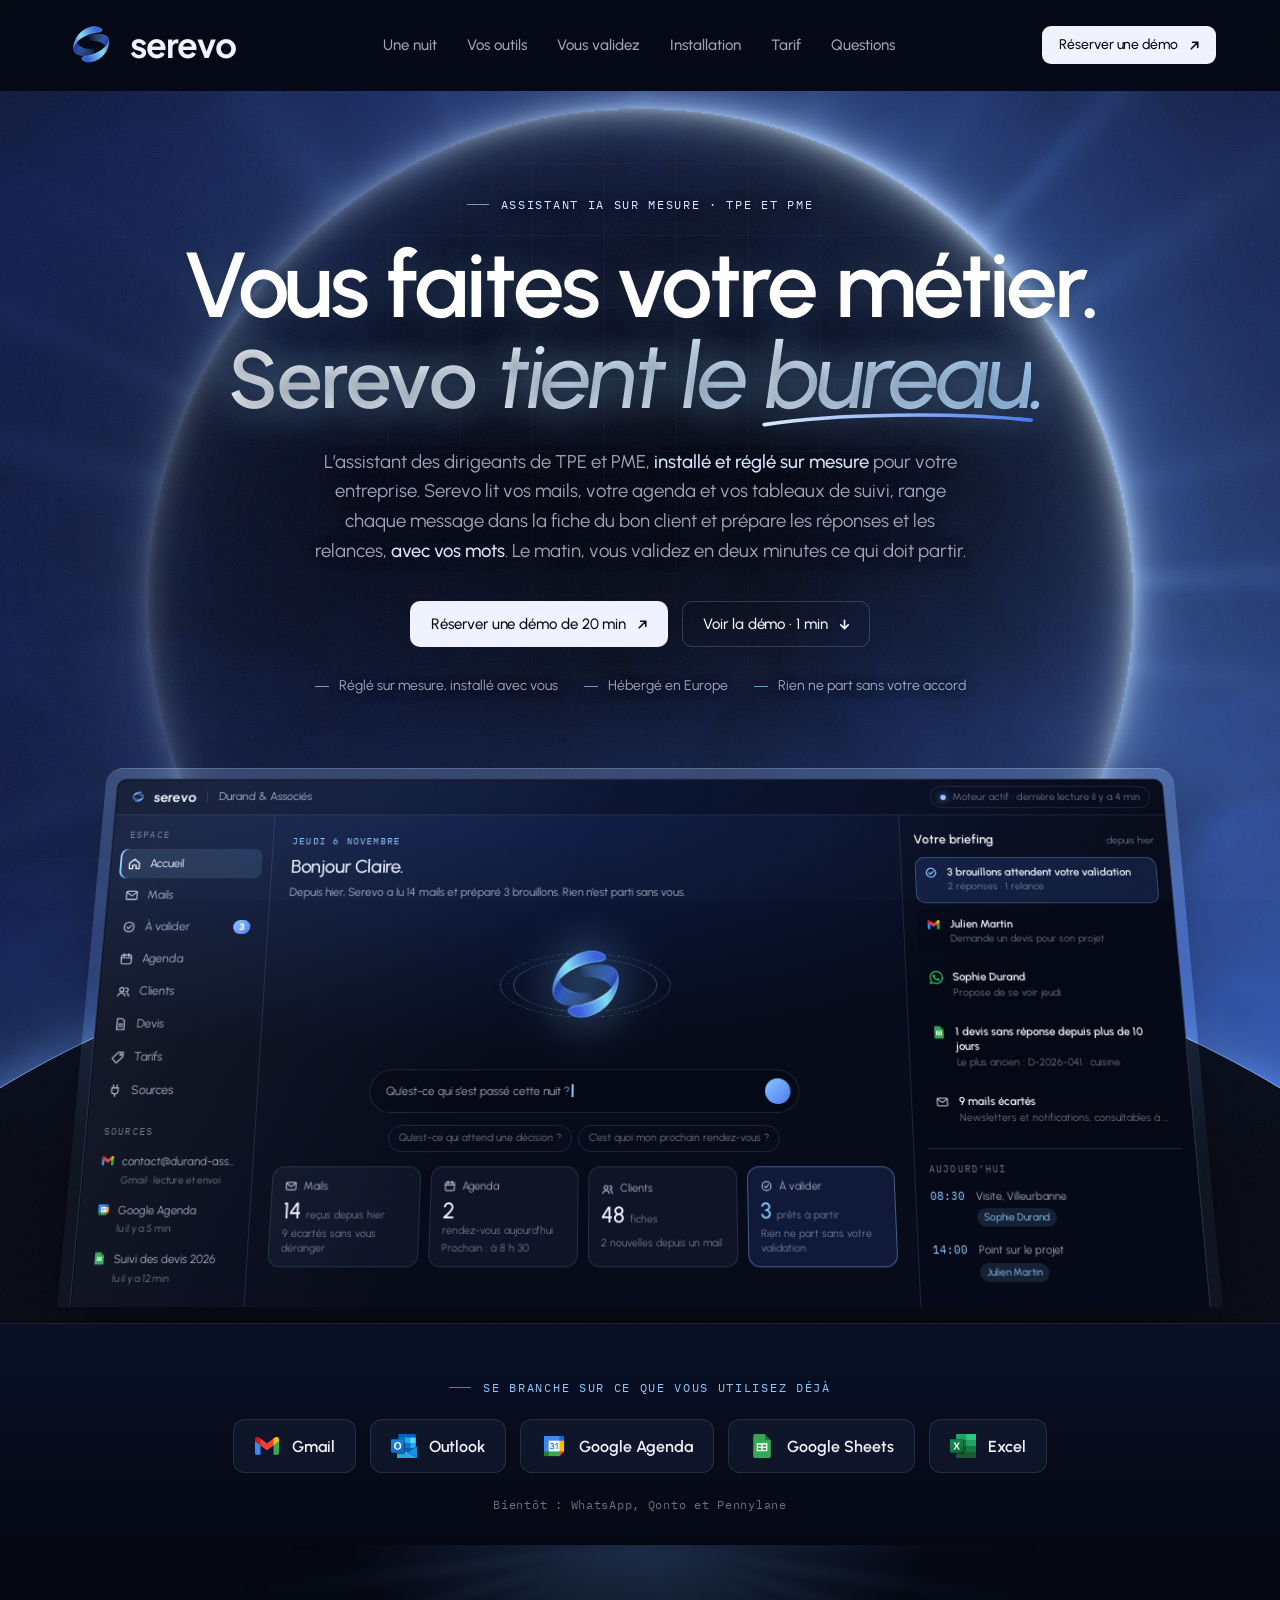
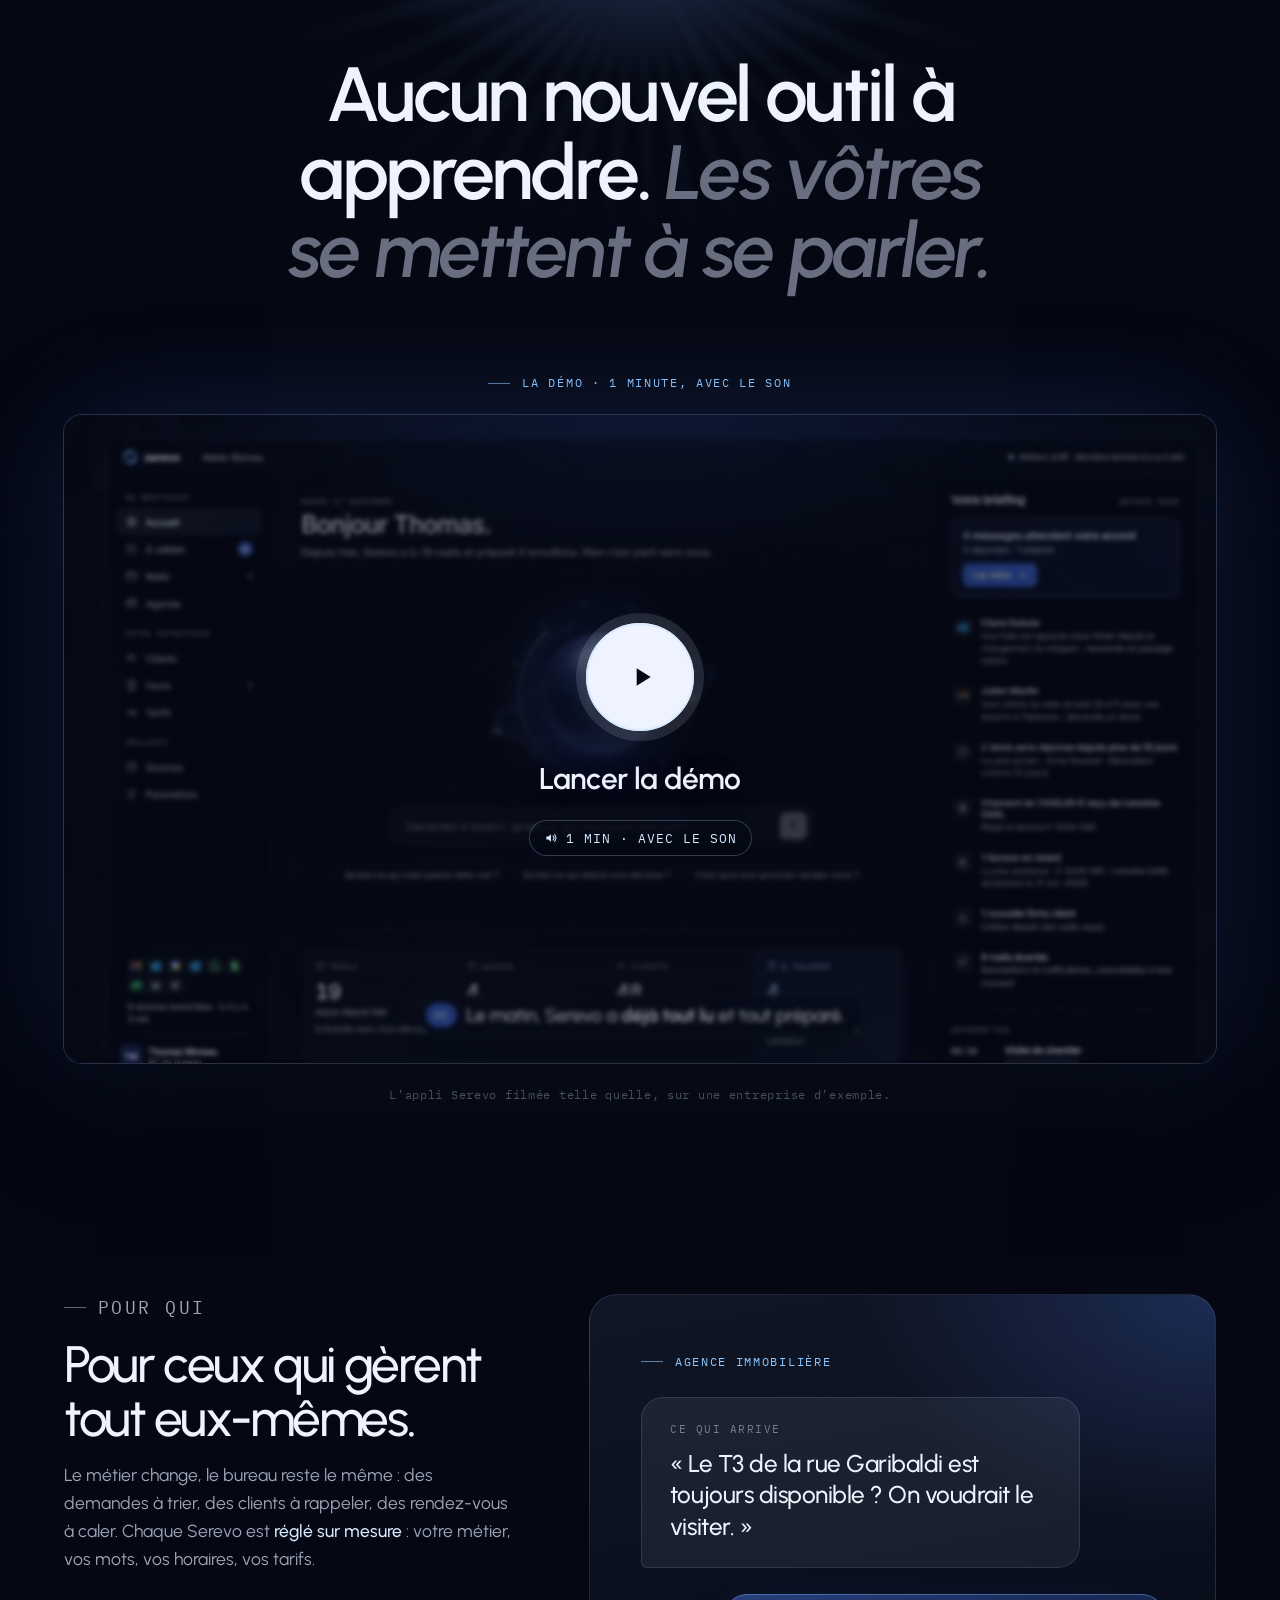
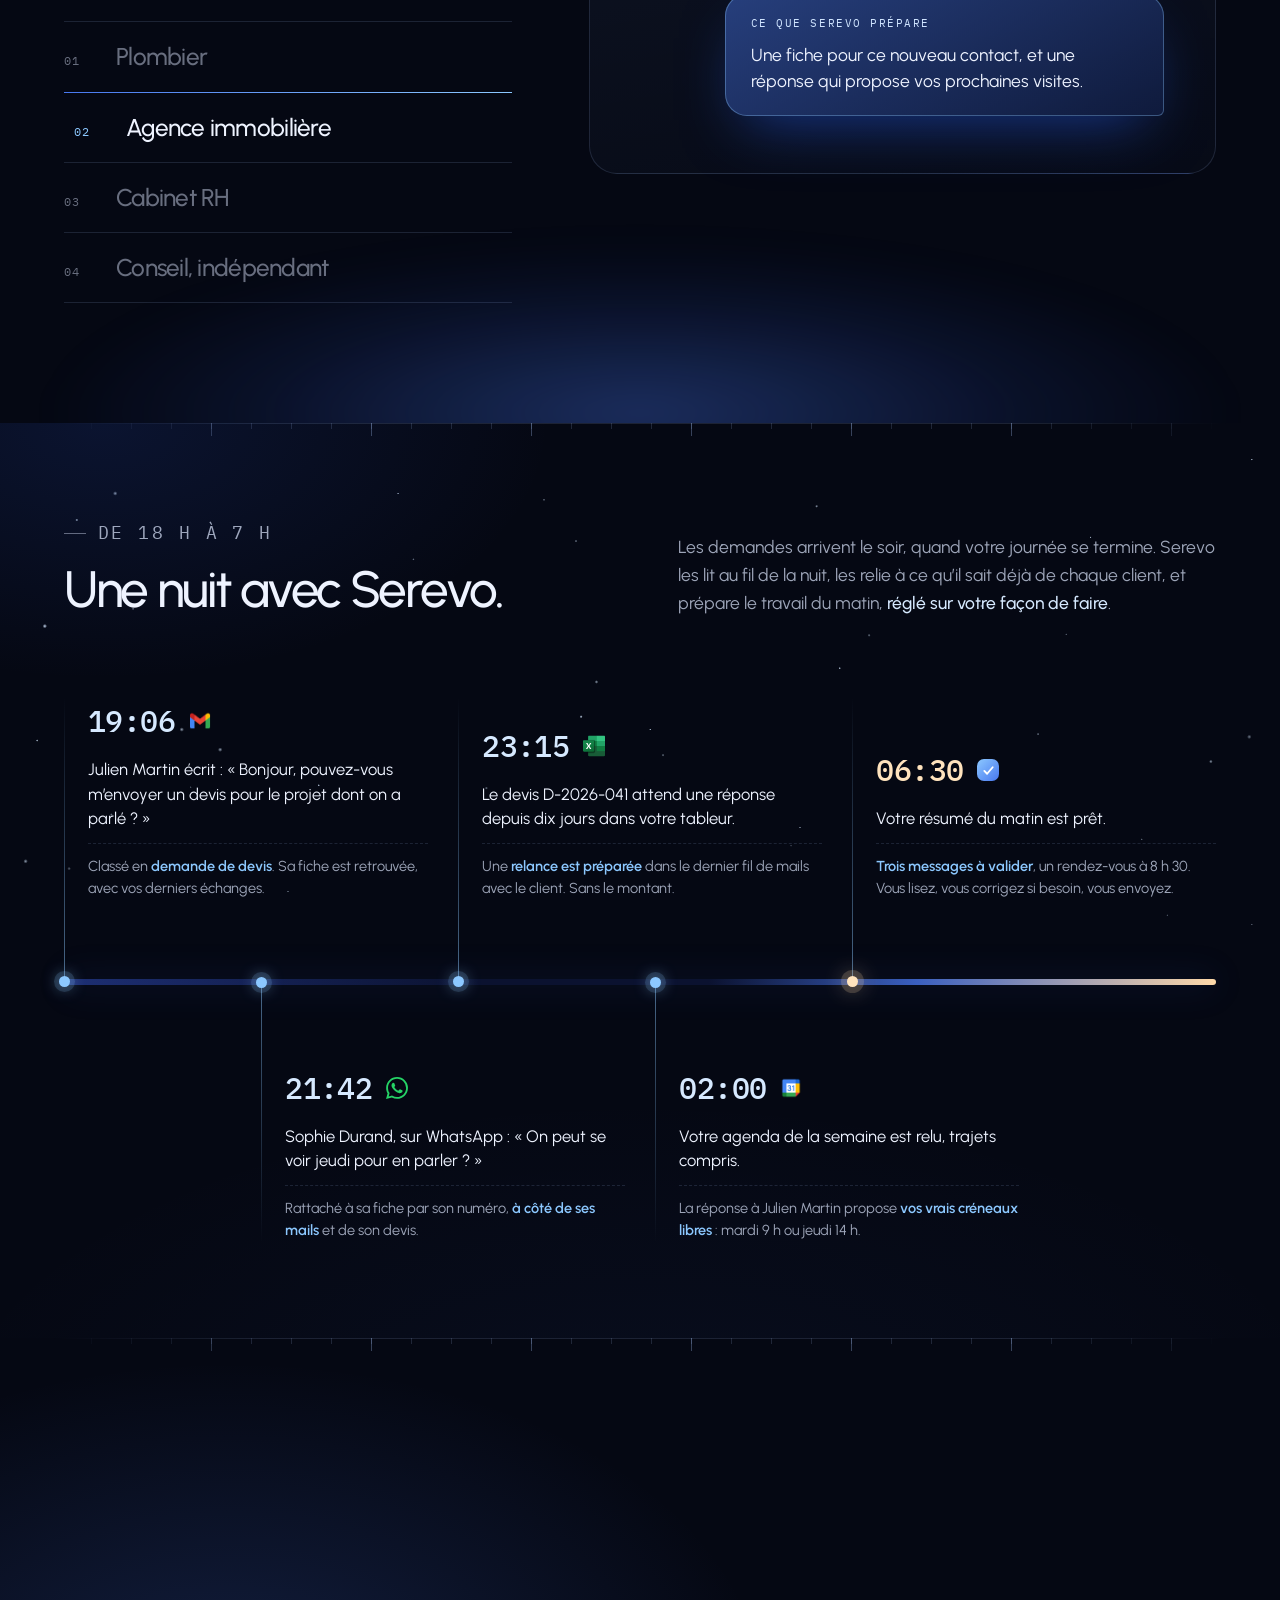
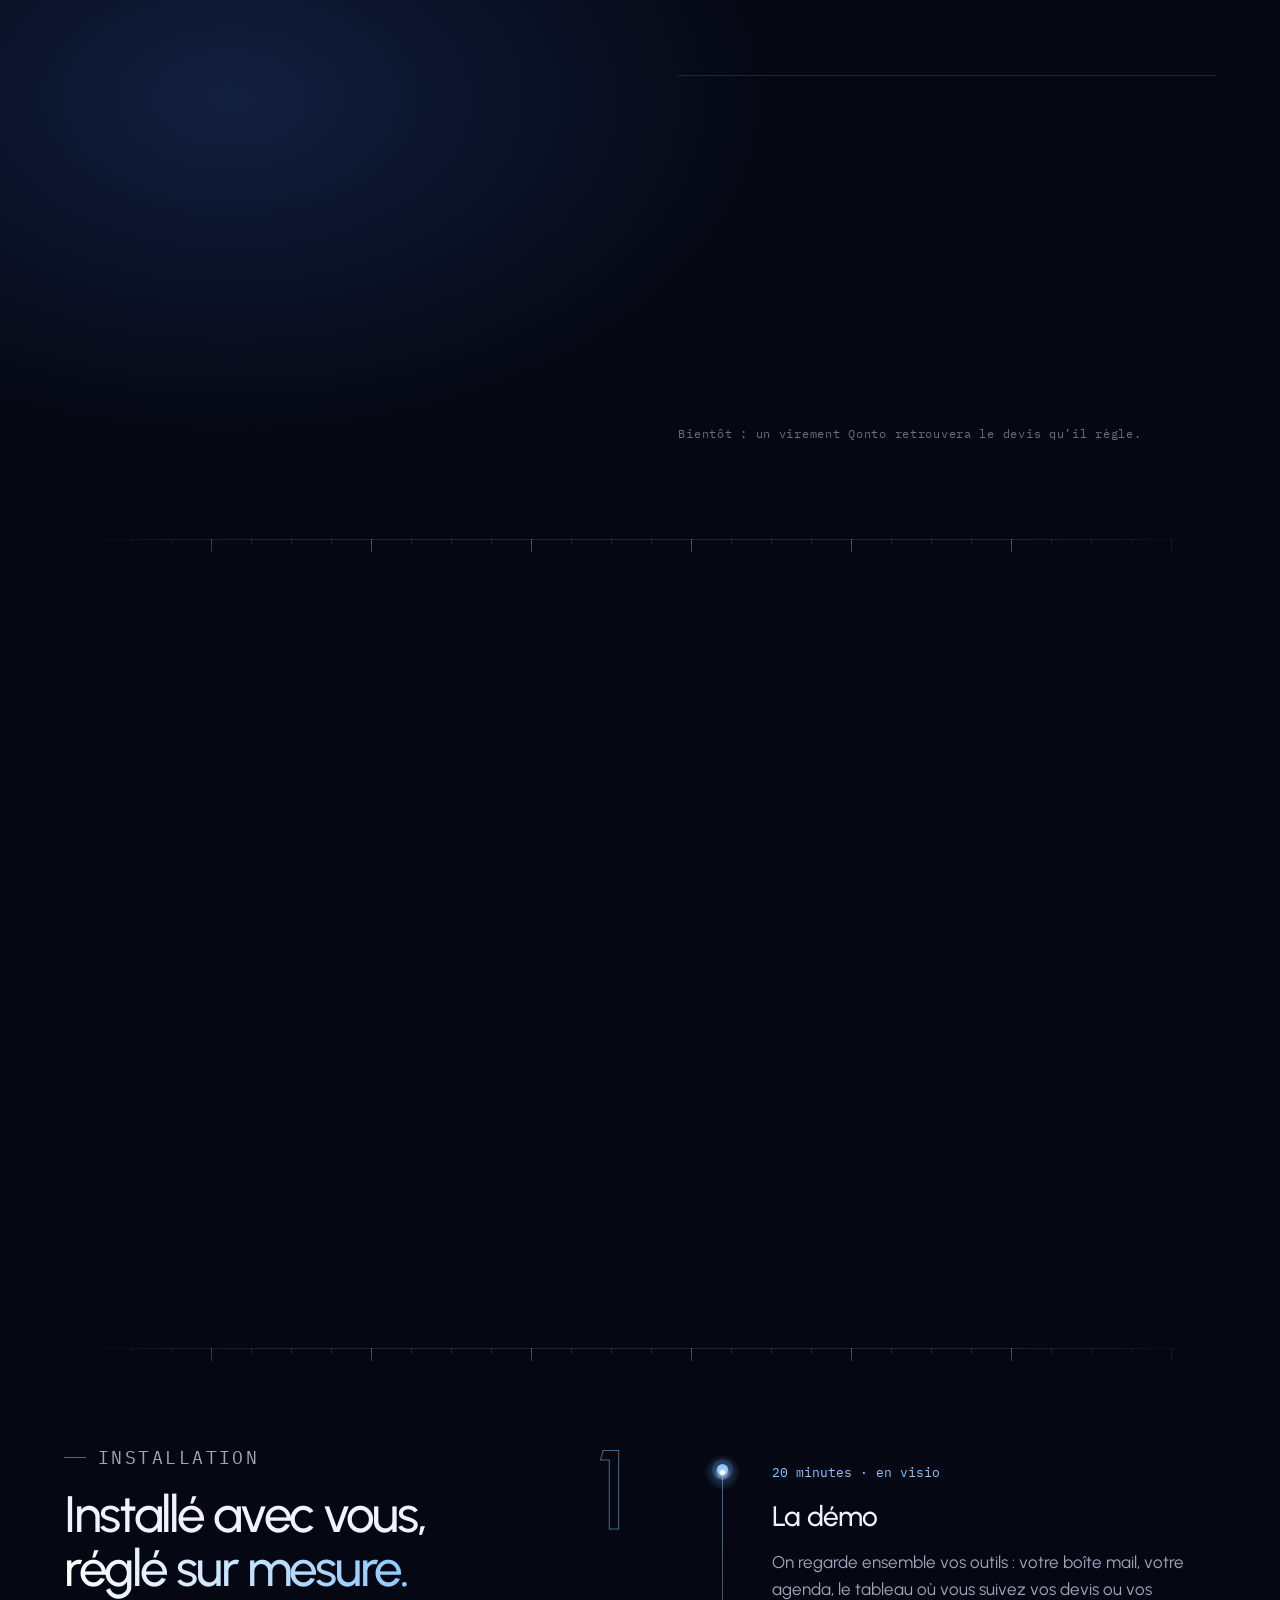
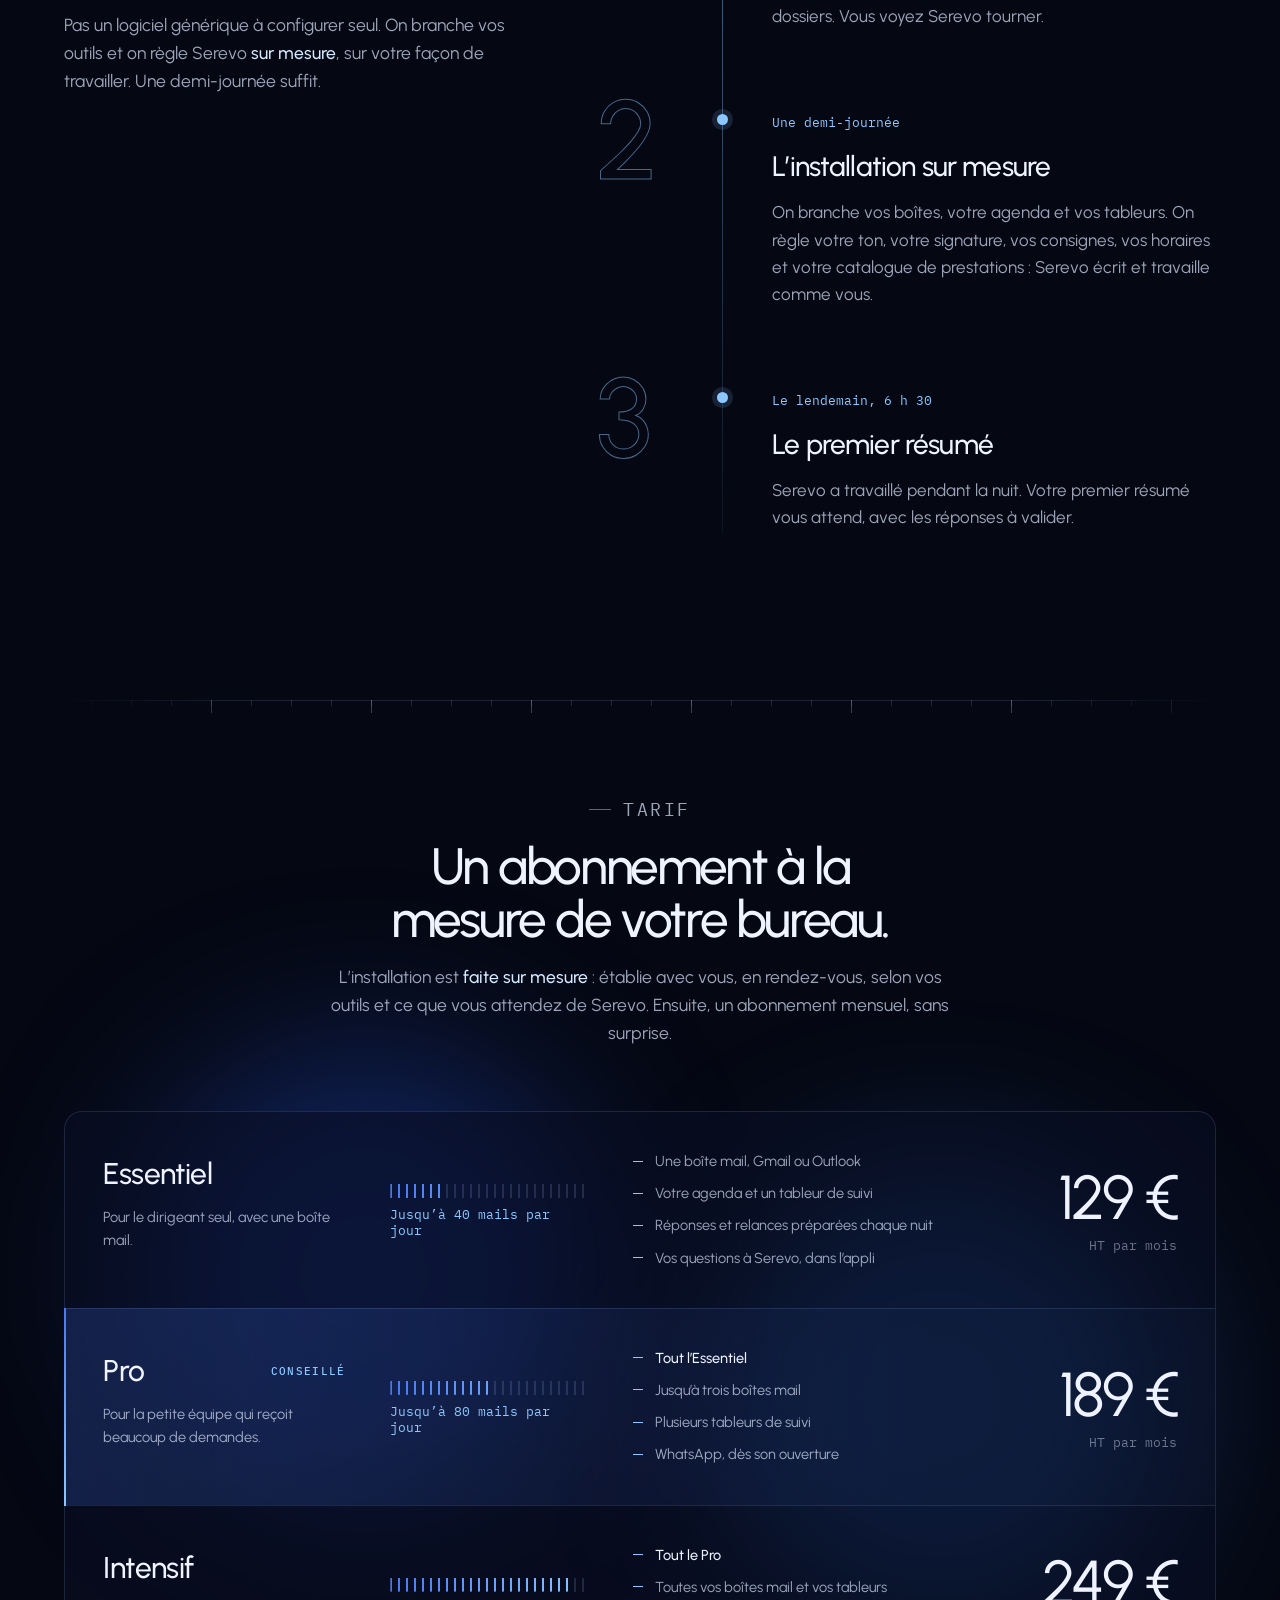
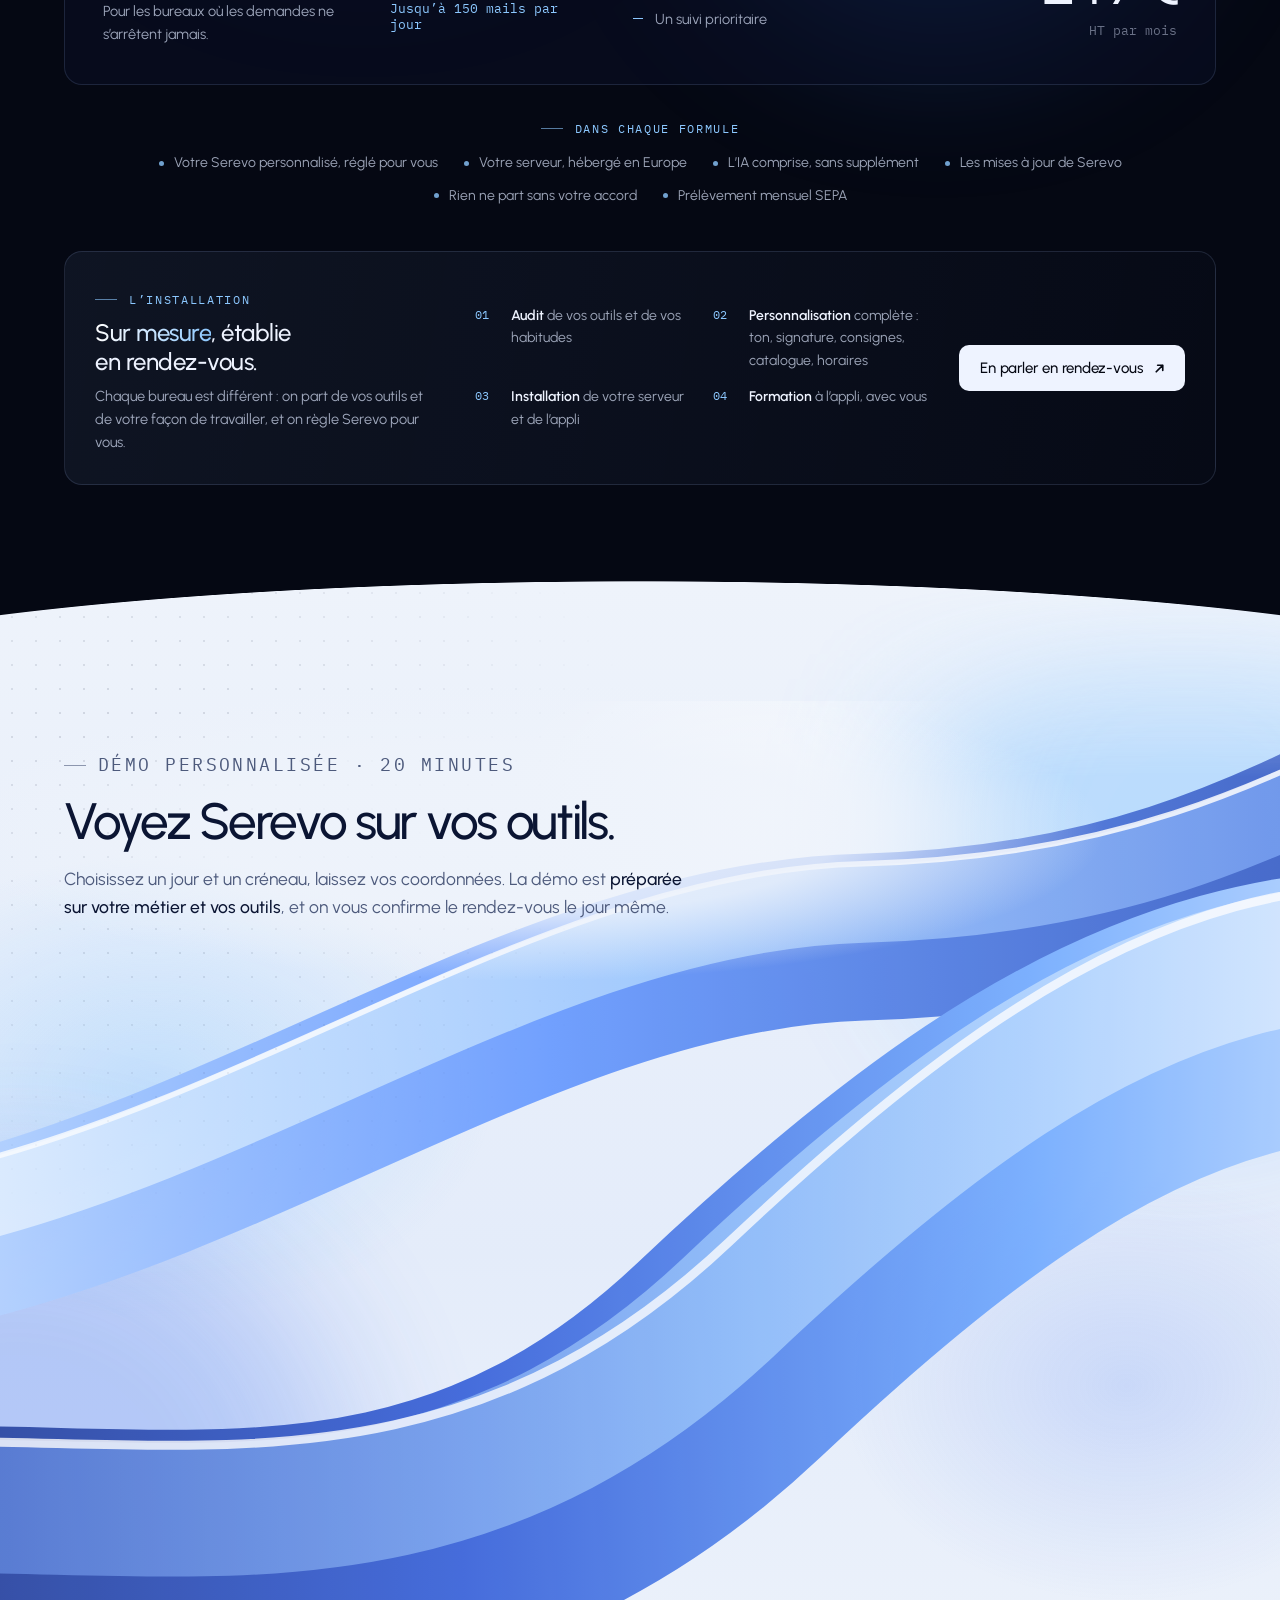
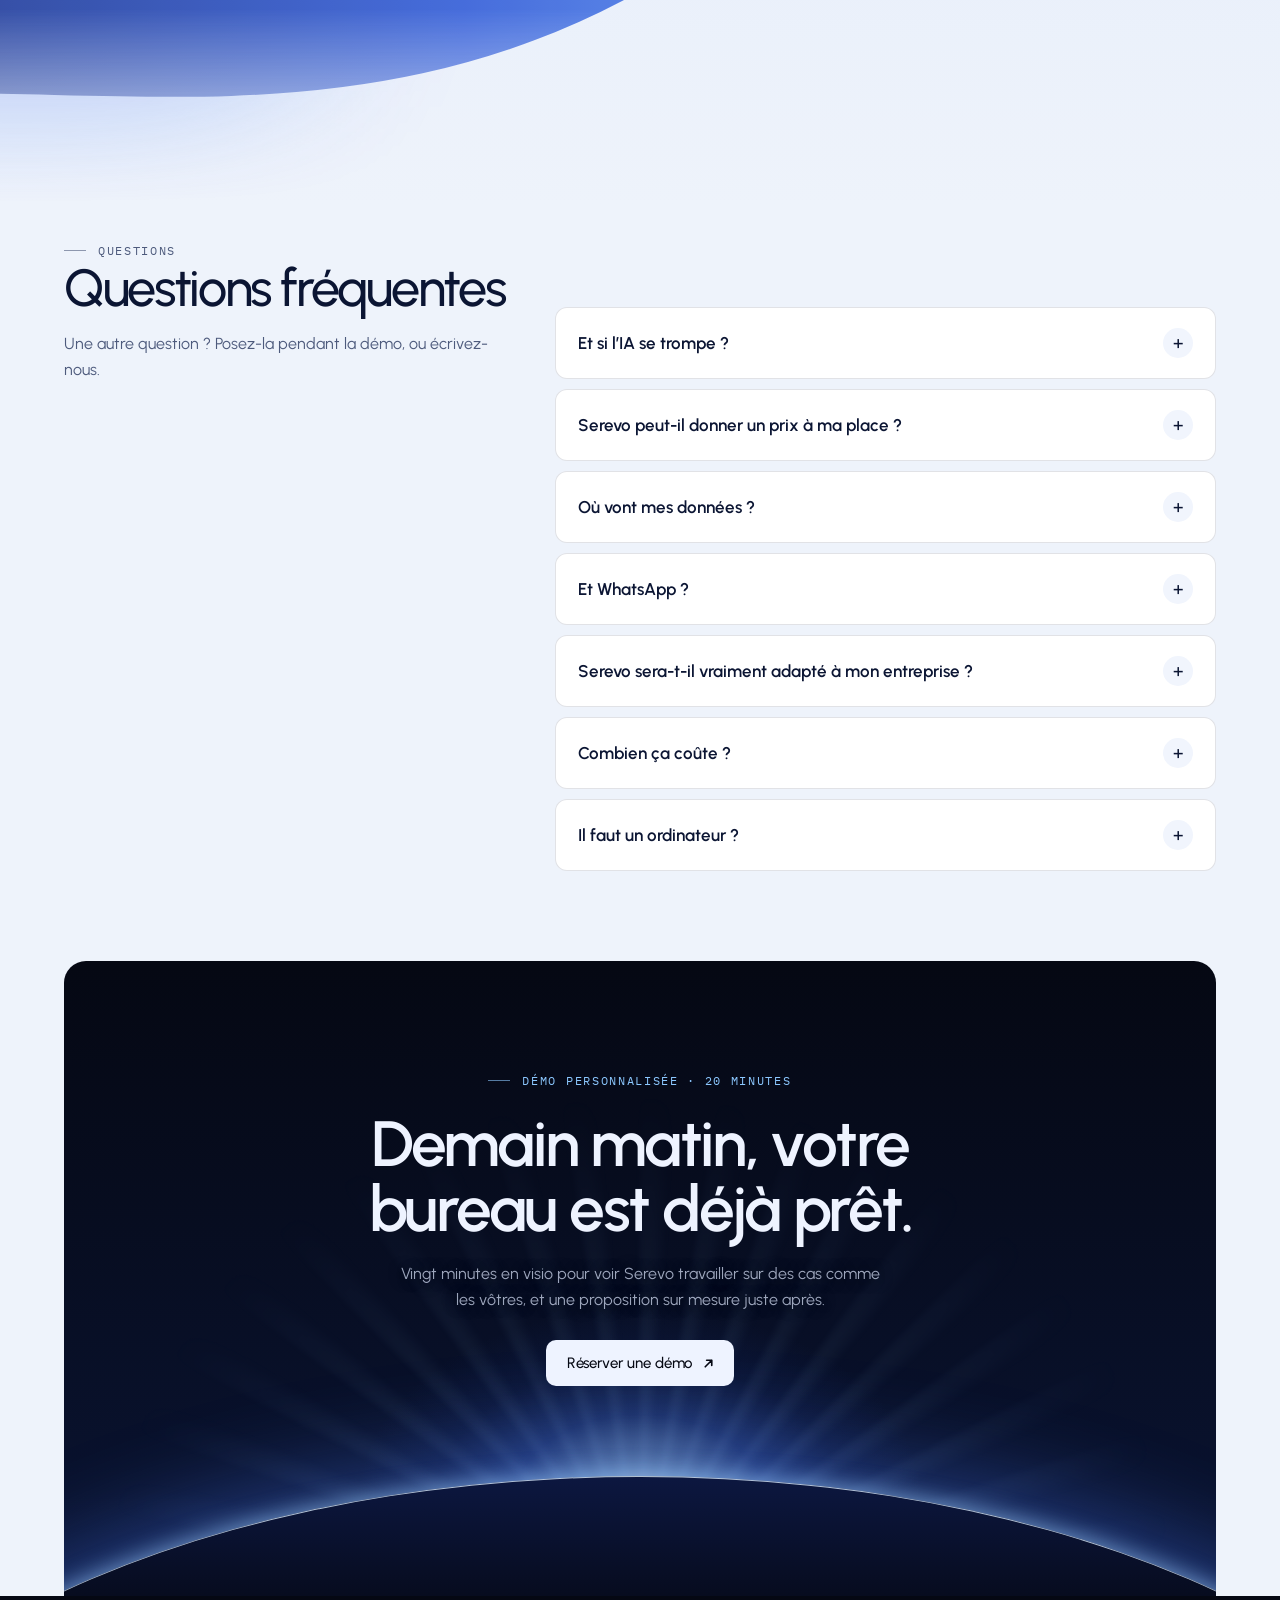
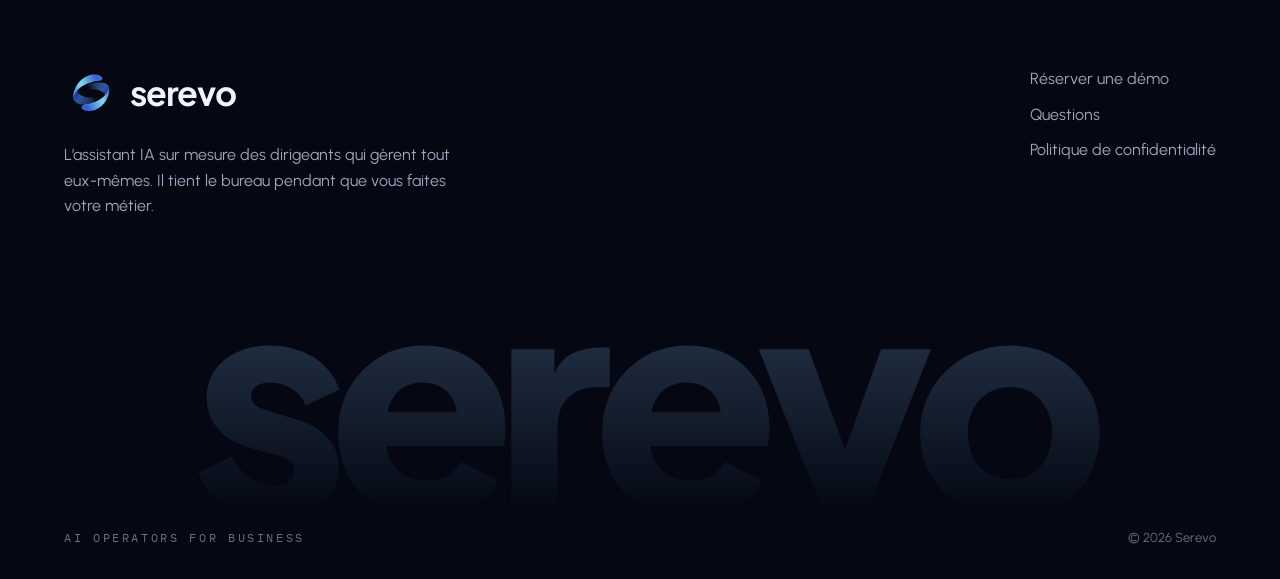
<file: index.html>
<!doctype html>
<html lang="fr">
<head>
<meta charset="utf-8">
<meta name="viewport" content="width=device-width, initial-scale=1, viewport-fit=cover">
<title>Serevo · L’assistant IA sur mesure des TPE et PME</title>
<meta name="claude:viewport-fit-sides" content="cover">
<meta name="description" content="Serevo, l’assistant IA sur mesure des dirigeants de TPE et PME. Il lit vos mails, votre agenda et vos tableaux de suivi, rattache chaque message au bon client et prépare réponses et relances. Vous validez chaque matin ce qui doit partir.">
<link rel="icon" type="image/png" href="images/symbole-96.png">
<link rel="canonical" href="https://serevo.fr/">
<meta name="theme-color" content="#050813">
<meta property="og:type" content="website">
<meta property="og:locale" content="fr_FR">
<meta property="og:url" content="https://serevo.fr/">
<meta property="og:title" content="Serevo · Vous faites votre métier. Serevo tient le bureau.">
<meta property="og:description" content="L’assistant sur mesure des dirigeants de TPE et PME : il lit vos mails, votre agenda et vos tableaux de suivi, et prépare réponses et relances. Vous validez chaque matin ce qui doit partir.">
<link rel="preload" href="polices/inter-latin-5.woff2" as="font" type="font/woff2" crossorigin>
<link rel="preload" href="polices/plus-jakarta-sans-latin-7.woff2" as="font" type="font/woff2" crossorigin>
<link rel="stylesheet" href="polices/polices.css?v=6">
<style>
/* Disposition : une nuit qui se lève. Bandes pleine largeur ; le ciel bleu nuit de l'appli en
   haut, l'aube claire en bas, là où l'on prend rendez-vous. Un seul monde visuel, assumé. */
:root {
  --nuit: #050813;
  --nuit-haute: #0a1230;
  --verre: rgba(150, 190, 255, 0.06);
  --verre-fort: rgba(150, 190, 255, 0.11);
  --trait: rgba(170, 200, 255, 0.14);
  --texte: #eef3ff;
  --texte-2: rgba(222, 232, 255, 0.7);
  --texte-3: rgba(222, 232, 255, 0.46);
  --ciel: #8cc8ff;
  --roi: #4878f0;
  --glace: #d6e9ff;
  --aube: #eef3fb;
  --aube-carte: #ffffff;
  --encre: #0b1533;
  --encre-2: #4d5a7c;
  --encre-trait: rgba(11, 21, 51, 0.12);
  --alerte: #f2a3b3;
  --degrade: linear-gradient(135deg, #8cc8ff 0%, #4878f0 100%);

  --titre: 'Urbanist', Inter, 'Segoe UI', system-ui, sans-serif;
  /* Le mot « serevo » du logo garde la police de la marque. */
  --marque: 'Plus Jakarta Sans', 'Segoe UI', system-ui, sans-serif;
  --serif: 'Urbanist', Inter, 'Segoe UI', system-ui, sans-serif;
  --serif-poids: 600;
  --serif-approche: -0.035em;
  --corps: 'Urbanist', Inter, 'Segoe UI', system-ui, sans-serif;
  --chiffres: 'IBM Plex Mono', ui-monospace, 'Cascadia Mono', Consolas, monospace;

  color-scheme: dark;
}

* { box-sizing: border-box; }
[hidden] { display: none !important; }
html { scroll-behavior: smooth; overflow-x: hidden; }
body {
  margin: 0;
  background: var(--nuit);
  color: var(--texte);
  font-family: var(--corps);
  font-size: 16px;
  line-height: 1.6;
  -webkit-font-smoothing: antialiased;
  overflow-x: clip;
}
body::before {
  content: "";
  position: fixed;
  inset: 0 0 auto;
  height: env(safe-area-inset-top, 0px);
  z-index: 10;
  background: var(--nuit);
}
/* Grain très fin posé sur toute la page : il casse les dégradés en bandes et donne de la matière. */
body::after {
  content: "";
  position: fixed;
  inset: 0;
  z-index: 60;
  pointer-events: none;
  opacity: 0.045;
  background-image: url("data:image/svg+xml;utf8,<svg xmlns='http://www.w3.org/2000/svg' width='180' height='180'><filter id='g'><feTurbulence type='fractalNoise' baseFrequency='0.9' numOctaves='3' stitchTiles='stitch'/><feColorMatrix values='0 0 0 0 1  0 0 0 0 1  0 0 0 0 1  0 0 0 0.6 0'/></filter><rect width='100%' height='100%' filter='url(%23g)'/></svg>");
}
img { max-width: 100%; }
a { color: inherit; }
h1, h2, h3 { font-family: var(--titre); text-wrap: balance; margin: 0; }
p { margin: 0; }
:focus-visible { outline: 2px solid var(--ciel); outline-offset: 3px; border-radius: 6px; }

.cadre {
  width: 100%;
  max-width: 1720px;
  margin-inline: auto;
  padding-left: max(16px, env(safe-area-inset-left, 0px));
  padding-right: max(16px, env(safe-area-inset-right, 0px));
}
@media (min-width: 900px) {
  .cadre {
    padding-left: max(clamp(40px, 5vw, 96px), env(safe-area-inset-left, 0px));
    padding-right: max(clamp(40px, 5vw, 96px), env(safe-area-inset-right, 0px));
  }
}

.surtitre {
  display: inline-flex;
  align-items: center;
  gap: 12px;
  font-family: var(--chiffres);
  font-size: 12px;
  letter-spacing: 0.14em;
  text-transform: uppercase;
  color: var(--ciel);
}
.surtitre::before { content: ""; width: 22px; height: 1px; background: currentColor; opacity: 0.6; }

/* ------------------------------------------------------------------ boutons */
.bouton {
  display: inline-flex;
  align-items: center;
  gap: 10px;
  height: 46px;
  padding: 0 18px 0 20px;
  border-radius: 10px;
  border: 1px solid transparent;
  font-family: var(--corps);
  font-weight: 500;
  font-size: 15px;
  letter-spacing: -0.005em;
  text-decoration: none;
  cursor: pointer;
  transition: background 0.2s ease, border-color 0.2s ease;
}
.bouton .fleche { display: inline-grid; place-items: center; transition: translate 0.25s ease; }
.bouton .fleche svg { width: 13px; height: 13px; }
.bouton:hover .fleche { translate: 2px -2px; }
.bouton.plein { background: #eef3ff; color: var(--nuit); }
.bouton.plein:hover { background: #fff; }
.bouton.voile { background: transparent; color: var(--texte); border-color: rgba(170, 200, 255, 0.22); }
.bouton.voile:hover { background: var(--verre); border-color: rgba(170, 200, 255, 0.4); }
.bouton.voile:hover .fleche { translate: 0 2px; }
.bouton.petit { height: 38px; font-size: 14px; padding: 0 14px 0 16px; border-radius: 9px; }
.aube .bouton.plein { background: var(--encre); color: #fff; }
.aube .bouton.plein:hover { background: #1a2a63; }

/* ------------------------------------------------------------------ barre */
.barre {
  position: sticky;
  top: env(safe-area-inset-top, 0px);
  z-index: 20;
  background: rgba(5, 8, 19, 0.3);
  backdrop-filter: blur(18px) saturate(140%);
  border-bottom: 1px solid transparent;
  transition: background 0.35s ease, border-color 0.35s ease;
}
.barre.defile { background: rgba(5, 8, 19, 0.82); border-bottom-color: var(--trait); }
.barre .cadre {
  display: flex;
  align-items: center;
  justify-content: space-between;
  gap: 24px;
  height: 90px;
  transition: height 0.35s ease;
}
.barre.defile .cadre { height: 70px; }
.barre .marque img, .barre .marque span { transition: width 0.35s ease, height 0.35s ease, font-size 0.35s ease; }
.barre.defile .marque img { width: 42px; height: 42px; }
.barre.defile .marque span { font-size: 28px; }
.marque {
  display: inline-flex;
  align-items: center;
  gap: 12px;
  text-decoration: none;
}
.marque img { width: 54px; height: 54px; object-fit: contain; }
.marque span {
  font-family: var(--marque);
  font-weight: 700;
  font-size: 34px;
  letter-spacing: -0.035em;
}
@media (max-width: 560px) {
  .marque img { width: 42px; height: 42px; }
  .marque span { font-size: 27px; }
}
.liens { display: flex; gap: 30px; }
.liens a {
  position: relative;
  text-decoration: none;
  font-size: 15px;
  font-weight: 500;
  color: var(--texte-2);
  transition: color 0.2s;
}
.liens a::after {
  content: "";
  position: absolute;
  left: 50%;
  bottom: -9px;
  width: 4px;
  height: 4px;
  margin-left: -2px;
  border-radius: 50%;
  background: var(--ciel);
  opacity: 0;
  transform: scale(0.3);
  transition: opacity 0.25s ease, transform 0.25s ease;
}
.liens a:hover, .liens a.actif { color: var(--texte); }
.liens a.actif::after { opacity: 1; transform: none; }
@media (max-width: 960px) { .liens { display: none; } }
@media (max-width: 420px) { .barre .bouton .libelle-long { display: none; } }

/* ------------------------------------------------------------------ ouverture */
.ouverture {
  position: relative;
  overflow: hidden;
  padding-top: 104px;
  isolation: isolate;
}
/* Le ciel : une seule source de lumière, l'horizon derrière l'écran de l'appli, comme le bord
   d'une planète au petit matin. Il s'allume doucement au chargement. */
/* Sans WebGL, un ciel immobile dans les mêmes tons. */
.ouverture {
  background:
    radial-gradient(ellipse 60% 45% at 85% 70%, rgba(124, 196, 255, 0.28), transparent 70%),
    radial-gradient(ellipse 70% 55% at 10% 40%, rgba(42, 82, 201, 0.35), transparent 70%),
    var(--nuit);
}
/* Le ciel : la carte graphique dessine une seule fois trois calques (la matière et deux rubans
   de lumière) ; ils dérivent ensuite lentement en CSS, sans rien recalculer. */
.ciel {
  position: absolute;
  inset: 0;
  z-index: -3;
  overflow: hidden;
  pointer-events: none;
  opacity: 0;
  transition: opacity 1.8s ease;
  mask-image: linear-gradient(to bottom, #000 0%, #000 82%, transparent 100%);
}
.ciel.pret { opacity: 1; }
.ciel-suit { position: absolute; inset: 0; }
/* Les calques ne font que glisser et changer de luminosité : ni agrandissement ni rotation, qui
   obligeraient le navigateur à rééchantillonner l'image à chaque instant (scintillement). */
.ciel canvas {
  position: absolute;
  left: -8%;
  top: -8%;
  width: 116%;
  height: 116%;
  display: block;
  will-change: transform, opacity;
}
.ciel .ruban { mix-blend-mode: screen; }
.ciel.pret .matiere { animation: matiere 44s ease-in-out infinite alternate; }
.ciel.pret .ruban { animation: ruban 16s ease-in-out infinite alternate, luire 7s ease-in-out infinite alternate; }
.ciel.pret .ruban.second { animation-duration: 23s, 11s; animation-direction: alternate-reverse, alternate; }
@keyframes matiere {
  from { transform: translate3d(0, 0, 0); }
  to { transform: translate3d(-2.5%, 1.6%, 0); }
}
@keyframes ruban {
  from { transform: translate3d(0, 0, 0); }
  to { transform: translate3d(-3.5%, 2.5%, 0); }
}
/* À l'ouverture, l'éclipse se lève et s'allume ; les rayons suivent l'anneau. Ensuite elle ne
   bouge plus : seule sa lumière respire (en partant de 1, sans saut après le lever). */
.ciel.eclipse.pret .ruban {
  animation:
    lever-soleil 2.8s cubic-bezier(0.16, 0.8, 0.3, 1) both,
    luire 8s ease-in-out 2.8s infinite alternate-reverse;
}
.ciel.eclipse.pret .ruban.second {
  animation:
    lever-soleil 3.2s cubic-bezier(0.16, 0.8, 0.3, 1) 0.4s both,
    luire 5.5s ease-in-out 3.6s infinite alternate-reverse;
}
@keyframes lever-soleil {
  0% { transform: translate3d(0, 16%, 0); opacity: 0; }
  40% { opacity: 0.4; }
  100% { transform: translate3d(0, 0, 0); opacity: 1; }
}
@keyframes luire {
  from { opacity: 0.72; }
  to { opacity: 1; }
}
/* Un grain plus marqué sur le ciel, comme une photo argentique. */
.ouverture::after {
  content: "";
  position: absolute;
  inset: 0;
  z-index: -1;
  pointer-events: none;
  opacity: 0.05;
  background-image: url("data:image/svg+xml;utf8,<svg xmlns='http://www.w3.org/2000/svg' width='220' height='220'><filter id='g'><feTurbulence type='fractalNoise' baseFrequency='0.75' numOctaves='3' stitchTiles='stitch'/><feColorMatrix values='0 0 0 0 1  0 0 0 0 1  0 0 0 0 1  0 0 0 1 0'/></filter><rect width='100%' height='100%' filter='url(%23g)'/></svg>");
}
.horizon {
  position: absolute;
  left: 50%;
  bottom: -900px;
  width: max(1700px, 150vw);
  height: 1300px;
  z-index: -1;
  border-radius: 50%;
  translate: -50% 0;
  pointer-events: none;
  background: radial-gradient(ellipse 60% 40% at 50% 0%, #0f1c4a 0%, var(--nuit) 70%);
  box-shadow:
    0 -1px 0 0 rgba(170, 215, 255, 0.75),
    0 -18px 50px -14px rgba(110, 165, 255, 0.6),
    0 -90px 180px -40px rgba(72, 120, 240, 0.38);
  animation: aube 2.4s cubic-bezier(0.2, 0.7, 0.2, 1) both;
}
@keyframes aube {
  from { opacity: 0; translate: -50% 80px; }
  to { opacity: 1; translate: -50% 0; }
}
/* Un fin quadrillage, à peine visible, qui s'efface vers l'horizon. */
.ouverture::before {
  content: "";
  position: absolute;
  inset: 0;
  z-index: -2;
  pointer-events: none;
  background-image:
    linear-gradient(rgba(170, 200, 255, 0.05) 1px, transparent 1px),
    linear-gradient(90deg, rgba(170, 200, 255, 0.05) 1px, transparent 1px);
  background-size: 72px 72px;
  background-position: center top;
  mask-image: radial-gradient(ellipse 60% 50% at 50% 20%, #000 0%, transparent 75%);
}

.ouverture .cadre { position: relative; display: flex; flex-direction: column; align-items: center; text-align: center; }
.surtitre-ouverture { margin-bottom: 26px; color: var(--glace); text-shadow: 0 1px 12px rgba(6, 9, 20, 0.8); }
/* Sous les boutons, trois engagements concrets, sans badge. */
.garanties {
  margin: 28px 0 0;
  padding: 0;
  list-style: none;
  display: flex;
  flex-wrap: wrap;
  justify-content: center;
  gap: 10px 26px;
  font-size: 14px;
  color: var(--texte-2);
  text-shadow: 0 1px 10px rgba(6, 9, 20, 0.7);
}
.garanties li { display: inline-flex; align-items: center; gap: 10px; }
.garanties li::before { content: ""; width: 14px; height: 1px; background: var(--ciel); opacity: 0.75; }
.ouverture h1 {
  margin-top: 0;
  font-size: clamp(42px, 6.8vw, 92px);
  line-height: 1.02;
  font-weight: 500;
  letter-spacing: -0.05em;
  max-width: 15ch;
  color: var(--texte);
}
html:not(.titres-inter) .ouverture h1 {
  font-family: var(--serif);
  font-weight: var(--serif-poids);
  font-optical-sizing: auto;
  font-size: clamp(46px, 7.2vw, 104px);
  line-height: 0.98;
  letter-spacing: var(--serif-approche);
  max-width: min(100%, 12.5em);
  color: #ffffff;
  /* Une lueur douce derrière les lettres fines : le titre ressort sur le ciel. */
  text-shadow: 0 0 34px rgba(140, 200, 255, 0.28), 0 2px 18px rgba(4, 7, 20, 0.55);
}
/* La promesse sur sa propre ligne, en italique. */
html:not(.titres-inter) .ouverture h1 em {
  display: block;
  font-style: italic;
  font-weight: calc(var(--serif-poids) - 100);
  padding-right: 0.06em;
  background: linear-gradient(95deg, #ffffff 0%, #eaf4ff 40%, #a9d6ff 100%);
  -webkit-background-clip: text;
  background-clip: text;
  filter: drop-shadow(0 0 22px rgba(140, 200, 255, 0.32));
}
/* Le nom de la marque reste dans la police du logo, droit : on doit bien le lire. */
html:not(.titres-inter) .ouverture h1 .nom {
  font-family: var(--marque);
  font-style: normal;
  font-weight: 600;
  font-size: 0.84em;
  letter-spacing: -0.035em;
  padding-right: 0.04em;
}
.souligne {
  position: relative; display: inline-block;
  /* Sur iPhone, le dégradé du titre ne se peint pas dans ce bloc : il a donc le sien. */
  background: linear-gradient(95deg, #e6f2ff 0%, #a9d6ff 100%);
  -webkit-background-clip: text; background-clip: text;
  color: transparent; -webkit-text-fill-color: transparent;
}
.souligne svg {
  position: absolute; left: -2%; bottom: -0.1em; width: 104%; height: 0.22em; overflow: visible;
}
.souligne path {
  fill: none; stroke: url(#trait-souligne); stroke-width: 3.2; stroke-linecap: round;
  stroke-dasharray: 230; stroke-dashoffset: 230;
  animation: souligner 1.1s cubic-bezier(.65, 0, .35, 1) 1.1s forwards;
}
html.titres-inter .souligne svg { display: none; }
@keyframes souligner { to { stroke-dashoffset: 0; } }
@media (prefers-reduced-motion: reduce) { .souligne path { animation: none; stroke-dashoffset: 0; } }
.ouverture h1 em {
  font-style: normal;
  background: linear-gradient(95deg, #ffffff 0%, #d9ecff 35%, #8cc8ff 100%);
  -webkit-background-clip: text;
  background-clip: text;
  color: transparent;
}
/* « Sur mesure » : ce qui justifie le prix ressort dans le texte, sans crier. */
.mesure { font-weight: 500; color: var(--glace); }
.aube .mesure { color: var(--encre); }
.entete-section h2 em, .installation-devis h3 em {
  font-style: normal;
  background: linear-gradient(95deg, #ffffff 0%, #d9ecff 35%, #8cc8ff 100%);
  -webkit-background-clip: text;
  background-clip: text;
  color: transparent;
}
.ouverture .chapeau {
  text-shadow: 0 1px 14px rgba(6, 9, 20, 0.75);
  margin-top: 26px;
  max-width: 60ch;
  font-size: clamp(16px, 1.6vw, 18.5px);
  color: var(--texte-2);
}
.appels { margin-top: 36px; display: flex; flex-wrap: wrap; justify-content: center; gap: 14px; }



/* ------------------------------------------------------------------ l'appli, en vitrine */
.ecran {
  --bascule: 1;
  position: relative;
  margin-top: 70px;
  width: min(1340px, 100%);
  padding: 12px 12px 0;
  border-radius: 18px 18px 0 0;
  background: linear-gradient(180deg, rgba(170, 210, 255, 0.22), rgba(160, 200, 255, 0.04) 70%);
  box-shadow: inset 0 1px 0 rgba(214, 233, 255, 0.22), 0 40px 100px rgba(0, 0, 0, 0.45);
  transform-origin: 50% 0%;
  transform: perspective(1700px) rotateX(calc(var(--bascule) * 22deg + var(--rx, 0deg))) rotateY(var(--ry, 0deg)) scale(calc(1 - var(--bascule) * 0.1));
  will-change: transform;
  animation: lever 1.1s cubic-bezier(0.2, 0.7, 0.2, 1) both;
}
@keyframes lever {
  from { translate: 0 40px; }
  to { translate: 0 0; }
}
/* Reflet qui glisse sur la vitre pendant que l'écran se redresse. */
.ecran::after {
  content: "";
  position: absolute;
  inset: 14px 14px 0;
  border-radius: 10px 10px 0 0;
  pointer-events: none;
  background: linear-gradient(115deg, transparent 30%, rgba(214, 233, 255, 0.07) 45%, transparent 60%);
  background-size: 260% 100%;
  background-position: calc(var(--bascule) * 100%) 0;
}

/* Ce qui se passe dans l'appli à l'ouverture de la page : les lignes du résumé arrivent une à
   une, les compteurs montent, la question s'écrit. Sans script, tout est déjà affiché. */
.appli.joue .briefing li { animation: entrer-ligne 0.55s cubic-bezier(0.2, 0.7, 0.2, 1) both; }
.appli.joue .briefing li:nth-child(1) { animation-delay: 0.55s; }
.appli.joue .briefing li:nth-child(2) { animation-delay: 0.7s; }
.appli.joue .briefing li:nth-child(3) { animation-delay: 0.85s; }
.appli.joue .briefing li:nth-child(4) { animation-delay: 1s; }
.appli.joue .briefing li:nth-child(5) { animation-delay: 1.15s; }
@keyframes entrer-ligne {
  from { opacity: 0; translate: 18px 0; }
  to { opacity: 1; translate: 0 0; }
}
.appli.joue .appli-tuiles div { animation: entrer-tuile 0.6s cubic-bezier(0.2, 0.7, 0.2, 1) both; }
.appli.joue .appli-tuiles div:nth-child(2) { animation-delay: 0.08s; }
.appli.joue .appli-tuiles div:nth-child(3) { animation-delay: 0.16s; }
.appli.joue .appli-tuiles div:nth-child(4) { animation-delay: 0.24s; }
@keyframes entrer-tuile {
  from { opacity: 0; translate: 0 14px; }
  to { opacity: 1; translate: 0 0; }
}
.question .curseur {
  display: inline-block;
  width: 2px;
  height: 1.05em;
  margin-left: 2px;
  vertical-align: -2px;
  background: var(--ciel);
  animation: clignoter 1s steps(1) infinite;
}
@keyframes clignoter { 50% { opacity: 0; } }
.rond.reflechit img { animation: reflechir 1.1s ease-in-out infinite; }
.rond.reflechit::after { animation-duration: 4s; border-color: rgba(140, 200, 255, 0.45); }
@keyframes reflechir {
  50% { transform: scale(1.09) rotate(8deg); filter: drop-shadow(0 0 44px rgba(140, 210, 255, 1)); }
}
.briefing li.attend.signale { box-shadow: 0 0 0 1px rgba(140, 200, 255, 0.5), 0 0 26px rgba(72, 120, 240, 0.45); transition: box-shadow 0.5s; }
/* La maquette reprend l'accueil de l'appli : barre de titre, navigation, le rond au centre,
   les tuiles, et le briefing à droite. */
.appli {
  position: relative;
  border-radius: 10px 10px 0 0;
  overflow: hidden;
  background: radial-gradient(120% 90% at 30% 0%, #10204f 0%, #070b1a 60%);
  border: 1px solid rgba(170, 200, 255, 0.2);
  border-bottom: 0;
  text-align: left;
  font-size: 12.5px;
  color: var(--texte-2);
}
/* Un reflet qui suit la souris sur la vitre. */
.appli::after {
  content: "";
  position: absolute;
  inset: 0;
  pointer-events: none;
  background: radial-gradient(460px circle at var(--gx, 50%) var(--gy, 0%), rgba(214, 233, 255, 0.09), transparent 60%);
  opacity: var(--reflet, 0);
  transition: opacity 0.5s ease;
}
.ico { width: 15px; height: 15px; flex-shrink: 0; fill: none; stroke: currentColor; stroke-width: 1.5; stroke-linecap: round; stroke-linejoin: round; }
.appli-barre {
  display: flex;
  justify-content: space-between;
  align-items: center;
  gap: 12px;
  height: 40px;
  padding: 0 14px;
  border-bottom: 1px solid var(--trait);
  background: rgba(5, 8, 19, 0.35);
}
.appli-marque { display: flex; align-items: center; gap: 8px; min-width: 0; white-space: nowrap; }
.appli-marque img { width: 18px; height: 18px; object-fit: contain; }
.appli-marque b { font-family: var(--marque); font-weight: 700; font-size: 14px; letter-spacing: -0.02em; color: var(--texte); }
.appli-marque i { width: 1px; height: 14px; margin: 0 4px; background: var(--trait); }
.appli-etat { display: inline-flex; align-items: center; gap: 7px; padding: 3px 10px; border-radius: 999px; border: 1px solid var(--trait); font-size: 11px; color: var(--texte-3); white-space: nowrap; }
.appli-etat i { width: 6px; height: 6px; border-radius: 50%; background: var(--ciel); box-shadow: 0 0 8px rgba(140, 200, 255, 0.8); }
.appli-cadre { display: grid; grid-template-columns: 172px minmax(0, 1fr) 286px; }
.appli-rail { display: flex; flex-direction: column; gap: 2px; padding: 14px 10px; border-right: 1px solid var(--trait); min-width: 0; }
.appli-rail small, .briefing .aujourdhui {
  font-family: var(--chiffres);
  font-size: 9.5px;
  letter-spacing: 0.12em;
  text-transform: uppercase;
  color: var(--texte-3);
}
.appli-rail small { padding: 0 8px 6px; }
.appli-rail .sources-titre { margin-top: 16px; }
.appli-rail .lien { display: flex; align-items: center; gap: 9px; padding: 6px 8px; border-radius: 8px; color: var(--texte-2); transition: background 0.25s ease, color 0.25s ease; }
.appli-rail .lien:hover { background: rgba(150, 190, 255, 0.07); color: var(--texte); }
.appli-rail .lien.actif { background: rgba(140, 200, 255, 0.12); color: var(--texte); box-shadow: inset 2px 0 0 var(--ciel); }
.appli-rail .lien em { margin-left: auto; padding: 1px 6px; border-radius: 999px; font: 600 10px var(--chiffres); font-style: normal; color: #fff; background: var(--degrade); }
.appli-rail .source { display: grid; grid-template-columns: 13px minmax(0, 1fr); gap: 1px 8px; padding: 5px 8px; min-width: 0; }
.appli-rail .source img { width: 13px; height: 13px; margin-top: 2px; grid-row: span 2; }
.appli-rail .source span { min-width: 0; overflow: hidden; text-overflow: ellipsis; white-space: nowrap; font-size: 11.5px; color: var(--texte-2); }
.appli-rail .source .detail { font-size: 10px; color: var(--texte-3); }
.appli-corps { display: grid; gap: 14px; align-content: start; padding: 18px 20px; min-width: 0; }
.appli-salut small { font-family: var(--chiffres); font-size: 10px; letter-spacing: 0.12em; text-transform: uppercase; color: var(--ciel); }
.appli-salut b { display: block; margin-top: 2px; font-size: 20px; font-weight: 500; letter-spacing: -0.02em; color: var(--texte); }
.appli-salut p { margin-top: 3px; font-size: 12px; }
.rond-zone { display: flex; flex-direction: column; align-items: center; gap: 12px; }
.rond {
  position: relative;
  width: 150px;
  height: 150px;
  display: grid;
  place-items: center;
  translate: calc(var(--mx, 0) * 14px) calc(var(--my, 0) * 10px);
}
.rond img { width: 104px; position: relative; z-index: 1; filter: drop-shadow(0 0 24px rgba(120, 190, 255, 0.75)); animation: respirer 5s ease-in-out infinite; }
.rond::before, .rond::after {
  content: "";
  position: absolute;
  inset: 0;
  border-radius: 50%;
  border: 1px solid rgba(140, 200, 255, 0.35);
  transform: rotateX(68deg);
}
.rond::after { inset: -14px; border-style: dashed; border-color: rgba(140, 200, 255, 0.18); animation: tourner 30s linear infinite; }
@keyframes respirer { 50% { transform: scale(1.05); filter: drop-shadow(0 0 34px rgba(120, 190, 255, 0.95)); } }
@keyframes tourner { to { transform: rotateX(68deg) rotate(360deg); } }
.question {
  width: min(100%, 440px);
  display: flex;
  align-items: center;
  justify-content: space-between;
  gap: 10px;
  padding: 8px 8px 8px 16px;
  border-radius: 999px;
  border: 1px solid var(--trait);
  background: rgba(5, 8, 19, 0.5);
  color: var(--texte-2);
  font-size: 12px;
}
.question > span:last-child { width: 26px; height: 26px; border-radius: 999px; background: var(--degrade); flex-shrink: 0; }
.appli-puces { display: flex; flex-wrap: wrap; justify-content: center; gap: 6px; }
.appli-puces span { padding: 4px 10px; border-radius: 999px; border: 1px solid var(--trait); font-size: 10.5px; color: var(--texte-3); }
.appli-tuiles { display: grid; grid-template-columns: repeat(4, minmax(0, 1fr)); gap: 10px; }
.appli-tuiles div {
  display: grid;
  gap: 3px;
  padding: 10px 12px;
  border-radius: 12px;
  background: var(--verre);
  border: 1px solid var(--trait);
  min-width: 0;
  transition: transform 0.25s ease, border-color 0.25s ease, background 0.25s ease;
}
.appli-tuiles div:hover { transform: translateY(-2px); border-color: rgba(140, 200, 255, 0.35); background: var(--verre-fort); }
.appli-tuiles small { display: flex; align-items: center; gap: 6px; font-size: 11px; color: var(--texte-2); }
.appli-tuiles small .ico { width: 13px; height: 13px; }
.appli-tuiles p { display: flex; flex-wrap: wrap; align-items: baseline; gap: 0 6px; min-width: 0; }
.appli-tuiles b { font-size: 22px; font-weight: 500; letter-spacing: -0.02em; line-height: 1.1; color: var(--texte); }
.appli-tuiles p span, .appli-tuiles em { min-width: 0; font-size: 10.5px; line-height: 1.35; font-style: normal; color: var(--texte-3); }
.appli-tuiles div.forte { border-color: rgba(140, 200, 255, 0.4); background: rgba(72, 120, 240, 0.14); }
.appli-tuiles div.forte b { color: var(--ciel); }
.briefing { display: flex; flex-direction: column; gap: 8px; padding: 16px 14px; border-left: 1px solid var(--trait); background: rgba(5, 8, 19, 0.25); min-width: 0; }
.briefing-tete { display: flex; justify-content: space-between; align-items: baseline; gap: 8px; }
.briefing h3 { font-size: 13.5px; font-weight: 600; color: var(--texte); }
.briefing-tete span { font-size: 10.5px; color: var(--texte-3); }
.briefing ul { list-style: none; margin: 0; padding: 0; display: grid; gap: 6px; }
.briefing li {
  display: grid;
  grid-template-columns: 15px minmax(0, 1fr);
  gap: 9px;
  align-items: start;
  padding: 8px 9px;
  border-radius: 10px;
  border: 1px solid transparent;
  background: rgba(5, 8, 19, 0.35);
  min-width: 0;
  transition: border-color 0.25s ease, background 0.25s ease;
}
.briefing li:hover { border-color: var(--trait); background: rgba(150, 190, 255, 0.07); }
.briefing li img, .briefing li .ico { width: 14px; height: 14px; margin-top: 1px; }
.briefing li > span { display: grid; min-width: 0; }
.briefing li small { overflow: hidden; text-overflow: ellipsis; white-space: nowrap; }
.briefing li b { line-height: 1.35; }
.briefing li b { font-size: 11.5px; font-weight: 600; color: var(--texte); }
.briefing li small { font-size: 10.5px; color: var(--texte-3); }
.briefing li.attend { background: rgba(72, 120, 240, 0.16); border-color: rgba(140, 200, 255, 0.28); }
.briefing li.attend .ico { color: var(--ciel); }
.briefing .filet { height: 1px; margin: 4px 0; background: var(--trait); }
.rdv { display: grid; grid-template-columns: 38px minmax(0, 1fr); gap: 8px; padding: 3px 0; font-size: 11px; }
.rdv time { font-family: var(--chiffres); color: var(--ciel); }
.rdv span { min-width: 0; color: var(--texte-2); }
.rdv i { display: table; margin-top: 3px; padding: 1px 7px; border-radius: 999px; font-size: 10px; font-style: normal; color: var(--ciel); background: rgba(140, 200, 255, 0.12); }
@media (max-width: 1000px) {
  .appli-cadre { grid-template-columns: minmax(0, 1fr) 260px; }
  .appli-rail { display: none; }
}
@media (max-width: 760px) {
  .appli-cadre { grid-template-columns: 1fr; }
  .appli-etat { display: none; }
  .briefing { border-left: 0; border-top: 1px solid var(--trait); }
  .appli-tuiles { grid-template-columns: repeat(2, minmax(0, 1fr)); }
  .rond { width: 120px; height: 120px; }
  .rond img { width: 84px; }
}

/* ------------------------------------------------------------------ outils branchés */
.outils {
  position: relative;
  z-index: 1;
  background: linear-gradient(180deg, #091027 0%, var(--nuit) 100%);
  border-top: 1px solid var(--trait);
  padding-block: 54px 30px;
}
.outils .cadre { display: grid; gap: 22px; justify-items: center; }
.rangee-outils { display: flex; flex-wrap: wrap; justify-content: center; gap: 14px; }
.outil {
  display: inline-flex;
  align-items: center;
  gap: 12px;
  height: 54px;
  padding: 0 20px;
  border-radius: 12px;
  background: var(--verre);
  border: 1px solid var(--trait);
  font-family: var(--titre);
  font-weight: 600;
  font-size: 16px;
}
.outil { transition: translate 0.25s ease, border-color 0.25s ease, background 0.25s ease; }
.outil:hover { translate: 0 -2px; border-color: rgba(140, 200, 255, 0.35); background: var(--verre-fort); }
.outil img { width: 26px; height: 26px; }
.prochainement { font-family: var(--chiffres); font-size: 12px; letter-spacing: 0.06em; color: var(--texte-3); }
.liste-ponts + .prochainement { margin-top: 16px; }

.manifeste { position: relative; isolation: isolate; overflow: hidden; padding-block: 110px 50px; text-align: center; }
/* Des faisceaux de lumière tombent sur la phrase et balaient lentement. */
.manifeste::before {
  content: "";
  position: absolute;
  left: 50%;
  top: 0;
  width: 1500px;
  height: 120%;
  margin-left: -750px;
  z-index: -1;
  pointer-events: none;
  background: repeating-conic-gradient(from 150deg at 50% 0%, transparent 0deg, rgba(140, 200, 255, 0.11) 2.4deg, transparent 5deg, transparent 8.5deg);
  mask-image: radial-gradient(ellipse 34% 85% at 50% 0%, #000 10%, transparent 80%);
  filter: blur(5px);
  transform-origin: 50% 0;
  animation: balayer 15s ease-in-out infinite alternate;
}
.manifeste::after {
  content: "";
  position: absolute;
  inset: 0;
  z-index: -1;
  pointer-events: none;
  background: radial-gradient(ellipse 30% 45% at 50% 0%, rgba(110, 170, 255, 0.2), transparent 75%);
}
@keyframes balayer {
  from { transform: rotate(-5deg); }
  to { transform: rotate(5deg); }
}
.manifeste h2 {
  font-size: clamp(32px, 5vw, 64px);
  line-height: 1.06;
  font-weight: 500;
  letter-spacing: -0.045em;
  max-width: 18ch;
  margin-inline: auto;
}
.manifeste h2 span { color: var(--texte-3); }
html:not(.titres-inter) .manifeste h2, html:not(.titres-inter) .appel-carte h2 {
  font-family: var(--serif);
  font-weight: var(--serif-poids);
  font-optical-sizing: auto;
  letter-spacing: var(--serif-approche);
  line-height: 1.02;
}
html:not(.titres-inter) .manifeste h2 { font-size: clamp(38px, 6vw, 80px); }
html:not(.titres-inter) .manifeste h2 span { font-style: italic; }

/* La démo filmée : sous la grande phrase, dans la lumière qui en descend. Rien ne se lance seul :
   la vidéo et son son ne partent qu'au clic, et rien n'est téléchargé avant. */
.demo-video { position: relative; padding-block: 34px 110px; }
.demo-video .cadre { display: grid; justify-items: center; gap: 22px; }
.lecteur {
  position: relative;
  width: min(1240px, 100%);
  aspect-ratio: 16 / 9;
  border-radius: 18px;
  overflow: hidden;
  background: var(--nuit) url(images/demo-affiche.jpg) center / cover no-repeat;
  box-shadow: 0 0 0 1px rgba(170, 210, 255, 0.2), inset 0 1px 0 rgba(214, 233, 255, 0.2), 0 50px 120px -30px rgba(0, 0, 0, 0.7), 0 0 120px -20px rgba(72, 120, 240, 0.28);
}
.lecteur video { display: block; width: 100%; height: 100%; object-fit: cover; background: transparent; }
.lancer-demo {
  position: absolute;
  inset: 0;
  display: grid;
  place-content: center;
  justify-items: center;
  gap: 18px;
  border: 0;
  padding: 0;
  cursor: pointer;
  color: var(--texte);
  font: inherit;
  background: radial-gradient(ellipse 65% 60% at 50% 50%, rgba(5, 8, 19, 0.72), rgba(5, 8, 19, 0.5) 70%, rgba(5, 8, 19, 0.38));
  -webkit-backdrop-filter: blur(2.5px);
  backdrop-filter: blur(2.5px);
  transition: background 0.3s ease, backdrop-filter 0.3s ease;
}
.lancer-rond {
  position: relative;
  display: grid;
  place-items: center;
  width: 108px;
  height: 108px;
  border-radius: 50%;
  padding-left: 4px;
  color: var(--nuit);
  background: #eef3ff;
  box-shadow: 0 0 0 10px rgba(238, 243, 255, 0.12), 0 20px 50px -10px rgba(0, 0, 0, 0.6);
  transition: transform 0.3s ease, box-shadow 0.3s ease;
}
.lancer-rond::before, .lancer-rond::after {
  content: "";
  position: absolute;
  inset: 0;
  border-radius: 50%;
  border: 2px solid rgba(214, 233, 255, 0.55);
  animation: onde-lancer 2.4s cubic-bezier(0.2, 0.6, 0.3, 1) infinite;
  pointer-events: none;
}
.lancer-rond::after { animation-delay: 1.2s; }
@keyframes onde-lancer {
  from { transform: scale(1); opacity: 0.9; }
  to { transform: scale(1.9); opacity: 0; }
}
.lancer-rond svg { width: 32px; height: 32px; }
.lancer-texte { margin-top: 6px; font-family: var(--titre); font-size: 30px; font-weight: 600; letter-spacing: -0.02em; text-shadow: 0 2px 18px rgba(5, 8, 19, 0.9); }
.lancer-detail {
  display: inline-flex;
  align-items: center;
  gap: 8px;
  padding: 7px 14px;
  border-radius: 999px;
  font-family: var(--chiffres);
  font-size: 12.5px;
  letter-spacing: 0.08em;
  text-transform: uppercase;
  color: var(--glace);
  background: rgba(5, 8, 19, 0.55);
  box-shadow: 0 0 0 1px rgba(170, 210, 255, 0.25);
}
.lancer-demo:hover { background: radial-gradient(ellipse 65% 60% at 50% 50%, rgba(5, 8, 19, 0.6), rgba(5, 8, 19, 0.38) 70%, rgba(5, 8, 19, 0.28)); }
.lancer-demo:hover .lancer-rond { transform: scale(1.06); box-shadow: 0 0 0 14px rgba(238, 243, 255, 0.16), 0 20px 50px -10px rgba(0, 0, 0, 0.6); }
.lancer-demo:focus-visible { outline: 2px solid var(--ciel); outline-offset: -6px; border-radius: 18px; }
.lecteur.lancee .lancer-demo { display: none; }
.demo-note { font-family: var(--chiffres); font-size: 12px; letter-spacing: 0.06em; color: var(--texte-3); text-align: center; }
@media (prefers-reduced-motion: reduce) { .lancer-rond, .lancer-demo { transition: none; } .lancer-rond::before, .lancer-rond::after { animation: none; opacity: 0; } }

/* ------------------------------------------------------------------ détails communs */
/* Le bord d'une carte s'éclaire là où passe la souris. */
.eclaire { position: relative; }
.eclaire::after {
  content: "";
  position: absolute;
  inset: 0;
  border-radius: inherit;
  padding: 1px;
  pointer-events: none;
  background: radial-gradient(260px circle at var(--mx, 50%) var(--my, 0%), rgba(140, 200, 255, 0.6), transparent 65%);
  -webkit-mask: linear-gradient(#000 0 0) content-box, linear-gradient(#000 0 0);
  -webkit-mask-composite: xor;
  mask: linear-gradient(#000 0 0) content-box, linear-gradient(#000 0 0);
  mask-composite: exclude;
  opacity: 0;
  transition: opacity 0.35s ease;
}
.eclaire:hover::after { opacity: 1; }
/* Hors de l'écran, les animations d'une section se mettent en pause : rien ne tourne pour rien. */
.repos, .repos::before, .repos::after, .repos *, .repos *::before, .repos *::after { animation-play-state: paused !important; }
/* Ce qui arrive au défilement glisse doucement en place. Sans script, tout est déjà affiché. */
.apparait {
  opacity: 0;
  translate: 0 22px;
  transition: opacity 0.9s cubic-bezier(0.2, 0.7, 0.2, 1), translate 0.9s cubic-bezier(0.2, 0.7, 0.2, 1);
}
.apparait.vu { opacity: 1; translate: 0 0; }

/* ------------------------------------------------------------------ pour qui */
.pour-qui { position: relative; isolation: isolate; overflow: hidden; padding-block: 40px 70px; }
/* Une lumière au sol glisse sous les cartes, comme un reflet sur une table. */
.pour-qui::before {
  content: "";
  position: absolute;
  left: 50%;
  bottom: -160px;
  width: 1200px;
  height: 340px;
  margin-left: -600px;
  z-index: -1;
  border-radius: 50%;
  pointer-events: none;
  background: radial-gradient(ellipse at center, rgba(72, 120, 240, 0.34), rgba(42, 82, 201, 0.12) 45%, transparent 70%);
  filter: blur(18px);
  animation: glisser 17s ease-in-out infinite alternate;
}
@keyframes glisser {
  from { transform: translateX(-20%) scaleX(0.9); }
  to { transform: translateX(20%) scaleX(1.05); }
}
.metier { position: relative; }
.metier::before {
  content: "";
  position: absolute;
  inset: 0;
  border-radius: inherit;
  pointer-events: none;
  background: radial-gradient(120% 70% at 50% 0%, rgba(140, 200, 255, 0.16), transparent 60%);
  opacity: 0;
  transition: opacity 0.4s ease;
}
.metier:hover::before { opacity: 1; }
.metiers { margin-top: 40px; display: grid; grid-template-columns: repeat(4, minmax(0, 1fr)); gap: 16px; }
@media (max-width: 1080px) { .metiers { grid-template-columns: repeat(2, minmax(0, 1fr)); } }
@media (max-width: 600px) { .metiers { grid-template-columns: 1fr; } }
.metier {
  display: grid;
  grid-template-rows: auto 1fr auto;
  gap: 14px;
  padding: 22px 20px;
  border-radius: 14px;
  background: linear-gradient(170deg, rgba(150, 190, 255, 0.09), rgba(150, 190, 255, 0.03));
  border: 1px solid var(--trait);
}
.metier .arrive { font-family: var(--titre); font-size: 17.5px; font-weight: 600; line-height: 1.4; letter-spacing: -0.01em; }
.metier .prepare { padding-top: 14px; border-top: 1px dashed var(--trait); color: var(--texte-2); font-size: 14.5px; }

/* ------------------------------------------------------------------ une nuit */
.section { position: relative; padding-block: 96px; }
.section::before {
  content: "";
  position: absolute;
  top: 0;
  left: 50%;
  width: min(1640px, 92%);
  height: 13px;
  translate: -50% 0;
  background:
    linear-gradient(var(--trait), var(--trait)) 0 0 / 100% 1px no-repeat,
    repeating-linear-gradient(90deg, rgba(170, 200, 255, 0.16) 0 1px, transparent 1px 40px) 0 0 / 100% 6px no-repeat,
    repeating-linear-gradient(90deg, rgba(170, 200, 255, 0.3) 0 1px, transparent 1px 160px) 0 0 / 100% 13px no-repeat;
  mask-image: linear-gradient(90deg, transparent, #000 18%, #000 82%, transparent);
}
.entete-section { display: grid; gap: 16px; max-width: 760px; }
.entete-section h2 { font-size: clamp(32px, 4.4vw, 56px); line-height: 1.05; font-weight: 500; letter-spacing: -0.045em; }
.entete-section p { color: var(--texte-2); font-size: 17.5px; max-width: 62ch; }

/* Au fond de la section, le jour se lève à mesure qu'on la parcourt (--jour de 0 à 1). */
#nuit { isolation: isolate; }
#nuit::after {
  content: "";
  position: absolute;
  inset: 0;
  z-index: -1;
  pointer-events: none;
  background:
    radial-gradient(ellipse 80% 55% at 50% 112%, rgba(72, 120, 240, calc(0.05 + var(--jour, 0) * 0.3)), transparent 70%),
    radial-gradient(ellipse 45% 32% at 90% 106%, rgba(255, 222, 184, calc(var(--jour, 0) * 0.2)), transparent 70%),
    radial-gradient(ellipse 50% 40% at 8% 0%, rgba(42, 82, 201, calc(0.16 - var(--jour, 0) * 0.12)), transparent 70%);
}
/* Un ciel étoilé qui s'efface à mesure que le jour se lève (--jour). */
.etoiles, .etoiles i {
  position: absolute;
  inset: 0;
  pointer-events: none;
}
.etoiles {
  z-index: -1;
  opacity: calc(1 - var(--jour, 0) * 1.15);
  mask-image: linear-gradient(to bottom, #000 0%, #000 40%, transparent 80%);
  background-image:
    radial-gradient(1.5px 1.5px at 45.4% 32.1%, rgba(214, 233, 255, 0.95), transparent),
    radial-gradient(1px 1px at 50.8% 33.5%, rgba(214, 233, 255, 0.95), transparent),
    radial-gradient(1px 1px at 62.5% 44.2%, rgba(214, 233, 255, 0.95), transparent),
    radial-gradient(1px 1px at 31.1% 7.7%, rgba(214, 233, 255, 0.95), transparent),
    radial-gradient(1.8px 1.8px at 94.6% 37.0%, rgba(214, 233, 255, 0.65), transparent),
    radial-gradient(1px 1px at 61.8% 46.2%, rgba(214, 233, 255, 0.5), transparent),
    radial-gradient(1.8px 1.8px at 5.4% 48.7%, rgba(214, 233, 255, 0.5), transparent),
    radial-gradient(1.8px 1.8px at 76.7% 20.0%, rgba(214, 233, 255, 0.65), transparent),
    radial-gradient(1.5px 1.5px at 51.8% 36.3%, rgba(214, 233, 255, 0.5), transparent),
    radial-gradient(1.2px 1.2px at 65.6% 26.8%, rgba(214, 233, 255, 0.95), transparent),
    radial-gradient(1px 1px at 97.8% 54.8%, rgba(214, 233, 255, 0.8), transparent),
    radial-gradient(1.2px 1.2px at 32.3% 14.9%, rgba(214, 233, 255, 0.5), transparent),
    radial-gradient(1.5px 1.5px at 8.7% 42.8%, rgba(214, 233, 255, 0.5), transparent),
    radial-gradient(1px 1px at 83.3% 23.1%, rgba(214, 233, 255, 0.5), transparent),
    radial-gradient(1px 1px at 22.5% 51.2%, rgba(214, 233, 255, 0.95), transparent),
    radial-gradient(1.5px 1.5px at 38.0% 39.9%, rgba(214, 233, 255, 0.5), transparent),
    radial-gradient(1.2px 1.2px at 56.4% 13.3%, rgba(214, 233, 255, 0.8), transparent),
    radial-gradient(1.5px 1.5px at 10.4% 20.3%, rgba(214, 233, 255, 0.5), transparent),
    radial-gradient(1px 1px at 14.9% 39.8%, rgba(214, 233, 255, 0.5), transparent),
    radial-gradient(1.8px 1.8px at 46.6% 28.3%, rgba(214, 233, 255, 0.65), transparent),
    radial-gradient(1px 1px at 45.0% 12.9%, rgba(214, 233, 255, 0.95), transparent),
    radial-gradient(1.5px 1.5px at 63.8% 9.1%, rgba(214, 233, 255, 0.65), transparent);
}
.etoiles i {
  background-image:
    radial-gradient(2.2px 2.2px at 2.0% 47.9%, rgba(214, 233, 255, 0.8), transparent),
    radial-gradient(1px 1px at 97.8% 4.0%, rgba(214, 233, 255, 0.95), transparent),
    radial-gradient(2.2px 2.2px at 97.6% 34.3%, rgba(214, 233, 255, 0.5), transparent),
    radial-gradient(1.5px 1.5px at 6.0% 10.6%, rgba(214, 233, 255, 0.8), transparent),
    radial-gradient(1.2px 1.2px at 2.9% 34.7%, rgba(214, 233, 255, 0.95), transparent),
    radial-gradient(2.2px 2.2px at 9.0% 7.7%, rgba(214, 233, 255, 0.65), transparent),
    radial-gradient(2.2px 2.2px at 3.5% 22.2%, rgba(214, 233, 255, 0.95), transparent),
    radial-gradient(2.2px 2.2px at 14.2% 33.5%, rgba(214, 233, 255, 0.65), transparent),
    radial-gradient(1px 1px at 85.2% 12.5%, rgba(214, 233, 255, 0.8), transparent),
    radial-gradient(1px 1px at 89.2% 45.5%, rgba(214, 233, 255, 0.65), transparent),
    radial-gradient(2.2px 2.2px at 17.2% 35.7%, rgba(214, 233, 255, 0.65), transparent),
    radial-gradient(1.5px 1.5px at 67.9% 23.2%, rgba(214, 233, 255, 0.5), transparent),
    radial-gradient(1px 1px at 42.5% 8.4%, rgba(214, 233, 255, 0.8), transparent),
    radial-gradient(1.2px 1.2px at 24.9% 39.6%, rgba(214, 233, 255, 0.95), transparent),
    radial-gradient(1.2px 1.2px at 81.1% 34.0%, rgba(214, 233, 255, 0.65), transparent),
    radial-gradient(1px 1px at 91.2% 53.8%, rgba(214, 233, 255, 0.65), transparent);
  animation: scintiller 5.5s ease-in-out infinite alternate;
}
@keyframes scintiller {
  from { opacity: 0.25; }
  to { opacity: 1; }
}
.ciel-horaire {
  margin-top: 54px;
  height: 10px;
  border-radius: 999px;
  background: linear-gradient(90deg, #1d2f74 0%, #0b1230 38%, #0b1230 62%, #3a5fbf 82%, #ffd9a8 100%);
  position: relative;
}
.ciel-horaire::after {
  content: "";
  position: absolute;
  top: 50%;
  left: 100%;
  width: 14px;
  height: 14px;
  margin: -7px 0 0 -7px;
  border-radius: 50%;
  background: #fff;
  box-shadow: 0 0 0 4px rgba(255, 228, 190, 0.22), 0 0 18px rgba(255, 228, 190, 0.8);
}
.ciel-horaire.apparait::after { left: 0; background: var(--glace); box-shadow: 0 0 0 4px rgba(140, 200, 255, 0.2), 0 0 16px rgba(140, 200, 255, 0.8); }
.ciel-horaire.apparait.vu::after {
  left: 100%;
  background: #fff;
  box-shadow: 0 0 0 4px rgba(255, 228, 190, 0.22), 0 0 18px rgba(255, 228, 190, 0.8);
  transition: left 2.6s cubic-bezier(0.45, 0, 0.2, 1) 0.4s, background 2.6s ease 0.4s, box-shadow 2.6s ease 0.4s;
}
.heures {
  display: flex;
  justify-content: space-between;
  margin-top: 10px;
  font-family: var(--chiffres);
  font-size: 12px;
  color: var(--texte-3);
}
.nuit-fil {
  margin-top: 34px;
  display: grid;
  grid-template-columns: repeat(5, minmax(0, 1fr));
  gap: 16px;
  align-items: start;
}
.moment {
  position: relative;
  display: grid;
  gap: 12px;
  padding: 20px 18px 20px;
  border-radius: 14px;
  background: var(--verre);
  border: 1px solid var(--trait);
}
.moment:nth-child(even) { margin-top: 46px; }
.moment::before {
  content: "";
  position: absolute;
  left: 22px;
  top: -40px;
  width: 1px;
  height: 40px;
  background: linear-gradient(to bottom, transparent, var(--trait));
}
.moment:nth-child(even)::before { top: -86px; height: 86px; }
.moment-haut { display: flex; justify-content: space-between; align-items: center; gap: 10px; }
.moment time { font-family: var(--chiffres); font-size: 22px; font-weight: 500; color: var(--glace); letter-spacing: -0.02em; }
.moment-haut img { width: 22px; height: 22px; }
.moment .recu { font-size: 14.5px; color: var(--texte); line-height: 1.45; }
.moment .fait {
  padding-top: 12px;
  border-top: 1px dashed var(--trait);
  font-size: 13.5px;
  color: var(--texte-2);
  line-height: 1.5;
}
.moment .fait b { color: var(--ciel); font-weight: 600; }
.moment.matin { background: linear-gradient(170deg, rgba(255, 217, 168, 0.16), rgba(140, 200, 255, 0.08)); border-color: rgba(255, 217, 168, 0.3); }
.moment.matin time { color: #ffe3bd; }
.pictogramme { width: 22px; height: 22px; border-radius: 7px; display: grid; place-items: center; background: var(--degrade); }
.pictogramme svg { width: 13px; height: 13px; }
@media (max-width: 1000px) {
  .ciel-horaire, .heures { display: none; }
  .nuit-fil { grid-template-columns: 1fr; gap: 14px; margin-top: 40px; padding-left: 22px; border-left: 1px solid var(--trait); }
  .moment:nth-child(even) { margin-top: 0; }
  .moment::before, .moment:nth-child(even)::before { left: -27px; top: 26px; width: 9px; height: 9px; border-radius: 50%; background: var(--ciel); }
}

/* ------------------------------------------------------------------ les ponts */
.ponts { background: radial-gradient(70% 60% at 85% 40%, rgba(72, 120, 240, 0.18), transparent 70%); }
.ponts .cadre { display: grid; grid-template-columns: minmax(0, 1fr) minmax(0, 1fr); gap: 60px; align-items: center; }
@media (max-width: 980px) { .ponts .cadre { grid-template-columns: 1fr; } }
.liste-ponts { margin-top: 34px; display: grid; gap: 12px; }
.pont {
  display: grid;
  grid-template-columns: auto 1fr;
  gap: 16px;
  align-items: center;
  padding: 16px 18px;
  border-radius: 12px;
  background: var(--verre);
  border: 1px solid var(--trait);
}
.pont .sens { display: flex; align-items: center; gap: 6px; }
.pont .sens img { width: 24px; height: 24px; }
.pont .sens svg { width: 16px; height: 16px; color: var(--texte-3); }
.pont p { font-size: 15px; color: var(--texte-2); }
.pont p b { color: var(--texte); font-weight: 600; }



.ponts { overflow: hidden; }

/* L'orbite : la fiche client au centre, les outils qui tournent autour. */
.orbite {
  position: relative;
  aspect-ratio: 1;
  width: min(520px, 100%);
  max-width: 100%;
  margin-inline: auto;
  --rayon: 42%;
}
/* Une lueur qui respire derrière la fiche, des ondes qui convergent vers elle, et des
   impulsions qui partent de chaque outil pour la rejoindre. */
.orbite::before {
  content: "";
  position: absolute;
  inset: 12%;
  border-radius: 50%;
  pointer-events: none;
  background: radial-gradient(circle, rgba(72, 120, 240, 0.38), rgba(42, 82, 201, 0.1) 45%, transparent 68%);
  filter: blur(8px);
  animation: souffle 6s ease-in-out infinite alternate;
}
@keyframes souffle {
  from { opacity: 0.55; transform: scale(0.94); }
  to { opacity: 1; transform: scale(1.05); }
}
.onde {
  position: absolute;
  left: 50%;
  top: 50%;
  width: 84%;
  aspect-ratio: 1;
  max-width: 100%;
  translate: -50% -50%;
  border-radius: 50%;
  border: 1px solid rgba(140, 200, 255, 0.45);
  pointer-events: none;
  opacity: 0;
  animation: converger 7.5s linear infinite;
}
.onde:nth-of-type(2) { animation-delay: -2.5s; }
.onde:nth-of-type(3) { animation-delay: -5s; }
@keyframes converger {
  0% { transform: scale(1.15); opacity: 0; }
  25% { opacity: 0.55; }
  100% { transform: scale(0.28); opacity: 0; }
}
.rayon {
  --long: min(218px, 42vw);
  position: absolute;
  left: 50%;
  top: 50%;
  width: var(--long);
  height: 1px;
  transform-origin: 0 50%;
  transform: rotate(var(--angle));
  background: linear-gradient(90deg, rgba(140, 200, 255, 0.05), rgba(140, 200, 255, 0.28));
}
.rayon::after {
  content: "";
  position: absolute;
  right: 0;
  top: -1px;
  width: 54px;
  height: 3px;
  border-radius: 3px;
  background: linear-gradient(90deg, #d6efff, rgba(140, 200, 255, 0));
  box-shadow: 0 0 10px rgba(140, 200, 255, 0.8);
  opacity: 0;
  animation: impulsion 3.8s cubic-bezier(0.55, 0, 0.6, 1) infinite;
  animation-delay: var(--d);
}
@keyframes impulsion {
  0% { transform: translateX(0); opacity: 0; }
  12% { opacity: 1; }
  78% { opacity: 1; }
  100% { transform: translateX(calc(54px - var(--long))); opacity: 0; }
}
.orbite .anneau {
  position: absolute;
  inset: 8%;
  border-radius: 50%;
  border: 1px dashed rgba(140, 200, 255, 0.28);
}
.orbite .anneau.petit { inset: 25%; border-style: solid; border-color: rgba(140, 200, 255, 0.12); }
.orbite .tourne { position: absolute; inset: 0; animation: orbiter 60s linear infinite; }
.satellite {
  position: absolute;
  left: 50%;
  top: 50%;
  width: 62px;
  height: 62px;
  margin: -31px 0 0 -31px;
  transform: rotate(var(--angle)) translate(min(218px, 42vw)) rotate(calc(-1 * var(--angle)));
}
.satellite div {
  width: 100%;
  height: 100%;
  border-radius: 18px;
  display: grid;
  place-items: center;
  background: linear-gradient(160deg, rgba(214, 233, 255, 0.96), rgba(170, 205, 255, 0.86));
  box-shadow: 0 14px 30px rgba(0, 0, 0, 0.45);
  animation: contre-orbiter 60s linear infinite;
}
.satellite img { width: 30px; height: 30px; }
@keyframes orbiter { to { transform: rotate(360deg); } }
@keyframes contre-orbiter { to { transform: rotate(-360deg); } }
.fiche {
  position: absolute;
  left: 50%;
  top: 50%;
  width: min(240px, 52%);
  translate: -50% -50%;
  padding: 16px;
  border-radius: 20px;
  background: linear-gradient(170deg, #142a6b, #0a1230);
  border: 1px solid rgba(140, 200, 255, 0.35);
  box-shadow: 0 30px 70px rgba(0, 0, 0, 0.5), 0 0 0 8px rgba(72, 120, 240, 0.08);
  font-size: 12.5px;
}
.fiche-nom { display: flex; align-items: center; gap: 10px; margin-bottom: 12px; }
.fiche-nom span:first-child { width: 34px; height: 34px; border-radius: 50%; display: grid; place-items: center; background: var(--degrade); font-family: var(--titre); font-weight: 500; font-size: 13px; color: #fff; }
.fiche-nom b { display: block; font-family: var(--titre); font-size: 14.5px; }
.fiche-nom small { color: var(--texte-3); }
.fiche ol { list-style: none; margin: 0; padding: 0; display: grid; gap: 7px; }
.fiche li { display: grid; grid-template-columns: 14px 1fr; gap: 8px; align-items: center; color: var(--texte-2); }
.fiche li img { width: 14px; height: 14px; }
@media (max-width: 560px) {
  .satellite { width: 48px; height: 48px; margin: -24px 0 0 -24px; }
  .satellite img { width: 24px; height: 24px; }
  .fiche { width: 58%; padding: 12px; font-size: 11px; }
}

/* ------------------------------------------------------------------ vous validez */
.validation .cadre { display: grid; grid-template-columns: minmax(0, 1.05fr) minmax(0, 1fr); gap: 56px; align-items: center; }
@media (max-width: 980px) { .validation .cadre { grid-template-columns: 1fr; } }
.brouillon {
  border-radius: 16px;
  padding: 22px;
  background: linear-gradient(170deg, rgba(20, 42, 107, 0.85), rgba(10, 18, 48, 0.9));
  border: 1px solid rgba(140, 200, 255, 0.3);
  box-shadow: 0 30px 80px rgba(0, 0, 0, 0.45);
  display: grid;
  gap: 14px;
}
.brouillon { position: relative; box-shadow: 0 30px 80px rgba(0, 0, 0, 0.45), 0 -18px 60px rgba(72, 120, 240, 0.16); }
/* Un projecteur braqué sur le brouillon : c'est vous qui décidez. */
.brouillon::before {
  content: "";
  position: absolute;
  left: 50%;
  bottom: 70%;
  width: 170%;
  height: 420px;
  margin-left: -85%;
  z-index: -1;
  pointer-events: none;
  background: conic-gradient(from 158deg at 50% 0%, transparent 0deg, rgba(140, 200, 255, 0.16) 11deg, rgba(160, 210, 255, 0.2) 22deg, rgba(140, 200, 255, 0.16) 33deg, transparent 44deg, transparent 360deg);
  mask-image: linear-gradient(to bottom, transparent 0%, #000 45%, #000 80%, transparent 100%);
  animation: projecteur 6s ease-in-out infinite alternate;
}
@keyframes projecteur {
  from { opacity: 0.65; }
  to { opacity: 1; }
}
.brouillon-tete { display: flex; justify-content: space-between; align-items: center; gap: 12px; flex-wrap: wrap; }
.brouillon-tete div { display: flex; align-items: center; gap: 10px; }
.brouillon-tete img { width: 18px; height: 18px; }
.brouillon-tete b { font-family: var(--titre); font-size: 15px; }
.statut {
  font-family: var(--chiffres);
  font-size: 11.5px;
  letter-spacing: 0.06em;
  text-transform: uppercase;
  padding: 4px 10px;
  border-radius: 999px;
  color: var(--nuit);
  background: var(--ciel);
}
.statut.valide { background: #9be3c0; }
.brouillon .objet { font-size: 13px; color: var(--texte-3); }
.brouillon .objet b { color: var(--texte-2); font-weight: 500; }
.brouillon textarea {
  width: 100%;
  min-height: 210px;
  resize: vertical;
  padding: 16px;
  border-radius: 14px;
  border: 1px solid var(--trait);
  background: rgba(5, 8, 19, 0.45);
  color: var(--texte);
  font: 14.5px/1.6 var(--corps);
}
.brouillon textarea:focus { outline: none; border-color: var(--ciel); }
.brouillon-pied { display: flex; justify-content: space-between; align-items: center; gap: 12px; flex-wrap: wrap; }
.brouillon-pied small { color: var(--texte-3); font-size: 12.5px; }
.brouillon-pied div { display: flex; gap: 10px; }
.bouton-lien {
  height: 38px;
  padding: 0 16px;
  border-radius: 9px;
  border: 1px solid var(--trait);
  background: transparent;
  color: var(--texte);
  font: 600 14px var(--titre);
  cursor: pointer;
}
.bouton-lien:hover { background: var(--verre-fort); }
.exemple { font-family: var(--chiffres); font-size: 11px; letter-spacing: 0.12em; text-transform: uppercase; color: var(--texte-3); }
.regles { margin-top: 34px; display: grid; gap: 22px; }
.regle { display: grid; grid-template-columns: 40px 1fr; gap: 16px; }
.regle .coche {
  width: 40px;
  height: 40px;
  border-radius: 13px;
  display: grid;
  place-items: center;
  background: rgba(140, 200, 255, 0.1);
  border: 1px solid rgba(140, 200, 255, 0.28);
  color: var(--ciel);
}
.regle h3 { font-size: 18px; font-weight: 600; letter-spacing: -0.01em; }
.regle p { margin-top: 4px; color: var(--texte-2); font-size: 15px; }

/* ------------------------------------------------------------------ installation */
.etapes { display: grid; grid-template-columns: repeat(3, minmax(0, 1fr)); gap: 18px; counter-reset: etape; }
@media (max-width: 900px) { .etapes { grid-template-columns: 1fr; } }
/* Un chemin relie les trois étapes ; un point de lumière le parcourt, de la démo au premier résumé. */
.etapes { position: relative; margin-top: 74px; }
.etapes::before, .etapes::after {
  content: "";
  position: absolute;
  left: 16.66%;
  right: 16.66%;
  pointer-events: none;
}
.etapes::before {
  top: -34px;
  height: 9px;
  background:
    radial-gradient(circle, var(--ciel) 0 2.5px, rgba(140, 200, 255, 0.25) 3.5px, transparent 4.5px) 0 50% / 9px 9px no-repeat,
    radial-gradient(circle, var(--ciel) 0 2.5px, rgba(140, 200, 255, 0.25) 3.5px, transparent 4.5px) 50% 50% / 9px 9px no-repeat,
    radial-gradient(circle, var(--ciel) 0 2.5px, rgba(140, 200, 255, 0.25) 3.5px, transparent 4.5px) 100% 50% / 9px 9px no-repeat,
    linear-gradient(90deg, rgba(140, 200, 255, 0.1), rgba(140, 200, 255, 0.35), rgba(140, 200, 255, 0.1)) 0 50% / 100% 1px no-repeat;
}
.etapes::after {
  top: -48px;
  height: 37px;
  background: radial-gradient(circle, #fff 0 2px, rgba(170, 215, 255, 0.8) 3px, rgba(110, 165, 255, 0.25) 8px, transparent 18px) 0 50% / 37px 37px no-repeat;
  animation: parcours 6.5s cubic-bezier(0.45, 0, 0.25, 1) infinite;
}
@keyframes parcours {
  0% { background-position: 0% 50%; opacity: 0; }
  8% { opacity: 1; }
  90% { opacity: 1; }
  100% { background-position: 100% 50%; opacity: 0; }
}
@media (max-width: 900px) { .etapes { margin-top: 48px; } .etapes::before, .etapes::after { display: none; } }
.etape {
  position: relative;
  padding: 26px 24px 28px;
  border-radius: 14px;
  border: 1px solid var(--trait);
  background: var(--verre);
  overflow: hidden;
}
.etape::before {
  counter-increment: etape;
  content: counter(etape);
  position: absolute;
  right: 14px;
  top: -18px;
  font-family: var(--titre);
  font-weight: 500;
  font-size: 120px;
  letter-spacing: -0.06em;
  color: rgba(140, 200, 255, 0.08);
  line-height: 1;
}
.etape .duree { font-family: var(--chiffres); font-size: 12.5px; color: var(--ciel); }
.etape h3 { margin-top: 10px; font-size: 21px; font-weight: 600; letter-spacing: -0.02em; }
.etape p { margin-top: 10px; color: var(--texte-2); font-size: 15px; }

/* ------------------------------------------------------------------ tarif */
.tarif { overflow: hidden; }
.validation { overflow: hidden; }
/* Un seul panneau découpé en trois colonnes par des filets, plutôt que trois cartes. */
.formules {
  position: relative;
  margin-top: 52px;
  display: grid;
  grid-template-columns: repeat(3, minmax(0, 1fr));
  border: 1px solid var(--trait);
  border-radius: 18px;
  background: rgba(9, 14, 36, 0.6);
}
/* Deux lueurs dérivent derrière le panneau. */
.formules::before, .formules::after {
  content: "";
  position: absolute;
  width: 460px;
  height: 460px;
  border-radius: 50%;
  z-index: -1;
  pointer-events: none;
  filter: blur(80px);
}
.formules::before { left: 6%; top: -12%; background: rgba(27, 59, 154, 0.5); animation: lueur-a 19s ease-in-out infinite alternate; }
.formules::after { right: 4%; top: 10%; background: rgba(42, 111, 214, 0.36); animation: lueur-b 23s ease-in-out infinite alternate; }
@keyframes lueur-a { from { transform: translate(0, 0); } to { transform: translate(18%, 14%); } }
@keyframes lueur-b { from { transform: translate(0, 0); } to { transform: translate(-16%, -10%); } }
.formule {
  position: relative;
  display: flex;
  flex-direction: column;
  gap: 16px;
  padding: 34px 30px 34px;
  min-width: 0;
  transition: background 0.35s ease;
}
.formule + .formule { border-left: 1px solid var(--trait); }
.formule:hover { background: rgba(150, 190, 255, 0.035); }
.formule.conseillee { background: linear-gradient(180deg, rgba(72, 120, 240, 0.15), rgba(72, 120, 240, 0.03) 65%); }
.formule.conseillee::before {
  content: "";
  position: absolute;
  left: -1px;
  right: -1px;
  top: -1px;
  height: 2px;
  background: var(--degrade);
}
.repere {
  position: absolute;
  top: 20px;
  right: 24px;
  font: 500 11px var(--chiffres);
  letter-spacing: 0.12em;
  text-transform: uppercase;
  color: var(--ciel);
}
.formule h3 { font-size: 22px; font-weight: 500; letter-spacing: -0.02em; }
.formule .pour { margin-top: -8px; min-height: 3.2em; line-height: 1.6; font-size: 14.5px; color: var(--texte-2); }
.montant { display: flex; align-items: baseline; gap: 10px; }
.montant b { font-size: clamp(46px, 5vw, 62px); font-weight: 400; letter-spacing: -0.05em; line-height: 1; font-variant-numeric: tabular-nums; }
.montant span { font: 12.5px var(--chiffres); color: var(--texte-3); }
/* La jauge : 24 graduations, allumées selon le volume que la formule absorbe. */
.jauge { --part: calc(var(--niveau) * 100% / 24); position: relative; height: 14px; margin-top: 4px; }
.jauge::before, .jauge::after {
  content: "";
  position: absolute;
  inset: 0;
  -webkit-mask: repeating-linear-gradient(90deg, #000 0 2px, transparent 2px 8px);
  mask: repeating-linear-gradient(90deg, #000 0 2px, transparent 2px 8px);
}
.jauge::before { background: rgba(170, 200, 255, 0.16); }
.jauge::after { background: linear-gradient(90deg, #4878f0, #8cc8ff); clip-path: inset(0 calc(100% - var(--part)) 0 0); }
.formule.apparait .jauge::after { clip-path: inset(0 100% 0 0); }
.formule.apparait.vu .jauge::after { clip-path: inset(0 calc(100% - var(--part)) 0 0); transition: clip-path 1.4s cubic-bezier(0.2, 0.7, 0.2, 1) 0.4s; }
.volume { margin-top: -6px; font: 12.5px var(--chiffres); color: var(--ciel); }
.formule ul { list-style: none; margin: 6px 0 0; padding: 20px 0 0; border-top: 1px solid var(--trait); display: grid; gap: 11px; }
.formule li { position: relative; padding-left: 22px; font-size: 14.5px; color: var(--texte-2); }
.formule li::before { content: ""; position: absolute; left: 0; top: 0.72em; width: 10px; height: 1px; background: var(--ciel); }
.formule li.reprend { color: var(--texte); font-weight: 500; }
@media (max-width: 900px) {
  .formules { grid-template-columns: 1fr; }
  .formule + .formule { border-left: 0; border-top: 1px solid var(--trait); }
  .formule .pour { min-height: 0; }
}
.inclus { margin-top: 28px; display: grid; gap: 14px; }
.inclus ul { list-style: none; margin: 0; padding: 0; display: flex; flex-wrap: wrap; gap: 10px 26px; }
.inclus li { display: inline-flex; align-items: center; gap: 10px; font-size: 14px; color: var(--texte-2); }
.inclus li::before { content: ""; width: 5px; height: 5px; border-radius: 50%; background: var(--ciel); opacity: 0.8; }
.installation-devis {
  margin-top: 44px;
  display: grid;
  grid-template-columns: minmax(0, 1fr) minmax(0, 1.3fr) auto;
  gap: 32px;
  align-items: center;
  padding: 30px;
  border-radius: 18px;
  border: 1px solid var(--trait);
  background: linear-gradient(100deg, rgba(150, 190, 255, 0.07), rgba(150, 190, 255, 0.015));
}
.installation-devis h3 { margin-top: 10px; font-size: 24px; font-weight: 500; line-height: 1.2; letter-spacing: -0.02em; }
.installation-devis > div > p:last-child { margin-top: 8px; font-size: 14.5px; color: var(--texte-2); }
.installation-etapes { list-style: none; margin: 0; padding: 0; display: grid; grid-template-columns: repeat(2, minmax(0, 1fr)); gap: 14px 24px; counter-reset: pas; }
.installation-etapes li { counter-increment: pas; display: grid; grid-template-columns: 26px minmax(0, 1fr); gap: 10px; font-size: 14px; color: var(--texte-2); }
.installation-etapes li::before { content: counter(pas, decimal-leading-zero); padding-top: 2px; font: 12px var(--chiffres); color: var(--ciel); }
.installation-etapes b { color: var(--texte); font-weight: 600; }
@media (max-width: 1040px) { .installation-devis { grid-template-columns: 1fr; } .installation-devis .bouton { justify-self: start; } }
@media (max-width: 520px) { .installation-etapes { grid-template-columns: 1fr; } }

/* ------------------------------------------------------------------ l'aube : rendez-vous */
.aube {
  position: relative;
  background: var(--aube);
  color: var(--encre);
  padding-block: 170px 96px;
}
.aube { isolation: isolate; }
/* Des reflets bleu pâle dérivent doucement derrière la réservation. */
.aube::after {
  content: "";
  position: absolute;
  inset: 120px 0 0;
  z-index: -1;
  pointer-events: none;
  background:
    radial-gradient(ellipse 38% 30% at 12% 35%, rgba(140, 200, 255, 0.4), transparent 70%),
    radial-gradient(ellipse 32% 28% at 88% 62%, rgba(72, 120, 240, 0.18), transparent 70%),
    radial-gradient(ellipse 30% 22% at 60% 10%, rgba(255, 255, 255, 0.8), transparent 70%);
  animation: reflets 21s ease-in-out infinite alternate;
}
@keyframes reflets {
  from { transform: translate(0, 0) scale(1); }
  to { transform: translate(3%, -2%) scale(1.06); }
}
/* Le jour se lève en arc, comme l'horizon du haut de page, avec un bord net. */
.aube::before {
  content: "";
  position: absolute;
  inset: 0 0 auto;
  height: 120px;
  pointer-events: none;
  background: radial-gradient(ellipse 72% 100% at 50% 100%, transparent 99.4%, var(--nuit) 100%);
}
.aube .entete-section h2 { color: var(--encre); }
.aube .entete-section p { color: var(--encre-2); }
.aube .surtitre { color: var(--roi); }
.reservation {
  margin-top: 44px;
  display: grid;
  grid-template-columns: minmax(0, 1fr) minmax(0, 1.1fr);
  border-radius: 18px;
  background: var(--aube-carte);
  box-shadow: 0 40px 90px rgba(11, 21, 51, 0.16), 0 0 0 1px var(--encre-trait);
  overflow: hidden;
}
@media (max-width: 940px) { .reservation { grid-template-columns: 1fr; } }

/* Le fond : deux rubans bleus brillants traversent la section et passent derrière la carte,
   entre deux halos de couleur et une trame de points. Ils dérivent lentement. */
.aube { background: linear-gradient(180deg, #eef3fb 0%, #e4ecfa 55%, #eef3fb 100%); overflow: hidden; }
.aube::after { z-index: -2; }
@media (min-width: 1001px) { .aube { padding-bottom: 150px; } }
.aube-decor { position: absolute; inset: 0; z-index: -1; overflow: hidden; pointer-events: none; }
.aube-decor::after {
  content: ""; position: absolute; inset: 0;
  background: radial-gradient(circle, rgba(11, 21, 51, 0.16) 1px, transparent 1.5px) 0 0 / 24px 24px;
  -webkit-mask-image: radial-gradient(ellipse 55% 50% at 12% 18%, #000, transparent 70%);
  mask-image: radial-gradient(ellipse 55% 50% at 12% 18%, #000, transparent 70%);
}
.rubans { position: absolute; inset: 0; width: 100%; height: 100%; opacity: 0.85; }
.aube .entete-section { position: relative; }
.aube .entete-section::before {
  content: ""; position: absolute; inset: -70px -160px -60px -120px; z-index: -1; pointer-events: none;
  background: radial-gradient(closest-side, rgba(238, 243, 251, 0.96), rgba(238, 243, 251, 0.82) 55%, rgba(238, 243, 251, 0) 100%);
}
/* Le haut et le bas se fondent dans le fond, pour que la section se raccorde à ses voisines. */
.rubans {
  -webkit-mask-image: linear-gradient(to bottom, transparent 0%, #000 16%, #000 84%, transparent 100%);
  mask-image: linear-gradient(to bottom, transparent 0%, #000 16%, #000 84%, transparent 100%);
}
.ruban { transform-box: view-box; transform-origin: 50% 50%; }
.ruban-a { animation: ruban-a 26s ease-in-out infinite alternate; }
.ruban-b { animation: ruban-b 31s ease-in-out infinite alternate; }
@keyframes ruban-a { from { transform: translate(0, 0) rotate(0deg); } to { transform: translate(-3%, 3%) rotate(-3deg); } }
@keyframes ruban-b { from { transform: translate(0, 0) rotate(0deg); } to { transform: translate(3%, -2%) rotate(2.5deg); } }
@media (prefers-reduced-motion: reduce) { .ruban { animation: none; } }
@media (max-width: 720px) { .ruban { animation: none; } }

/* La carte : du verre liquide. Elle floute et avive ce qui passe derrière, son arête accroche la
   lumière comme une lentille, un reflet se pose en haut à gauche. */
.reservation {
  position: relative;
  border-radius: 24px;
  background: linear-gradient(140deg, rgba(255, 255, 255, 0.9) 0%, rgba(255, 255, 255, 0.8) 48%, rgba(246, 250, 255, 0.86) 100%);
  -webkit-backdrop-filter: blur(34px) saturate(160%);
  backdrop-filter: blur(34px) saturate(160%);
  box-shadow:
    inset 0 1px 1px rgba(255, 255, 255, 0.95),
    inset 0 -1px 1px rgba(255, 255, 255, 0.45),
    inset 0 40px 70px -50px rgba(255, 255, 255, 0.9),
    inset 0 -50px 90px -70px rgba(42, 86, 214, 0.35),
    0 0 0 1px rgba(11, 30, 90, 0.1),
    0 50px 120px -40px rgba(11, 30, 90, 0.5),
    0 12px 30px -12px rgba(11, 30, 90, 0.22),
    0 0 140px 50px rgba(238, 243, 251, 0.75);
}
.reservation::before {
  content: ""; position: absolute; inset: 0; z-index: 2; border-radius: inherit; padding: 1.5px; pointer-events: none;
  background: conic-gradient(from 210deg, rgba(255, 255, 255, 0.95), rgba(140, 200, 255, 0.4) 60deg, rgba(255, 255, 255, 0.15) 140deg, rgba(255, 255, 255, 0.9) 200deg, rgba(72, 120, 240, 0.35) 270deg, rgba(255, 255, 255, 0.95) 360deg);
  -webkit-mask: linear-gradient(#000 0 0) content-box, linear-gradient(#000 0 0);
  -webkit-mask-composite: xor;
  mask: linear-gradient(#000 0 0) content-box, linear-gradient(#000 0 0);
  mask-composite: exclude;
}
.reservation::after {
  content: ""; position: absolute; inset: 0; z-index: 0; border-radius: inherit; pointer-events: none;
  background:
    radial-gradient(55% 45% at 10% 0%, rgba(255, 255, 255, 0.8), transparent 62%),
    linear-gradient(115deg, transparent 30%, rgba(255, 255, 255, 0.32) 41%, transparent 47%, transparent 60%, rgba(255, 255, 255, 0.16) 66%, transparent 72%);
}
.reservation > * { position: relative; z-index: 1; }
.reservation .calendrier { border-color: rgba(255, 255, 255, 0.7); box-shadow: 1px 0 0 rgba(11, 21, 51, 0.06); }
/* Les champs et les pastilles deviennent du verre plus clair, posé sur la carte. */
.reservation .champ input, .reservation .champ select, .reservation .champ textarea,
.reservation .recap, .reservation .progression li, .reservation .creneau, .reservation .puce span {
  background: rgba(255, 255, 255, 0.96); border-color: rgba(11, 21, 51, 0.14);
  box-shadow: 0 1px 2px rgba(11, 21, 51, 0.05);
}
.reservation .recap { background: rgba(241, 245, 253, 0.92); border-color: rgba(11, 21, 51, 0.08); }
.reservation .creneau { border-color: rgba(72, 120, 240, 0.3); color: var(--encre); }
.reservation .creneau:hover { border-color: var(--roi); }
.reservation .jour.libre { background: rgba(72, 120, 240, 0.13); box-shadow: inset 0 0 0 1px rgba(72, 120, 240, 0.22); font-weight: 600; color: var(--encre); }
.reservation .jour.libre:hover { background: rgba(72, 120, 240, 0.24); }
.reservation .jour.choisi, .reservation .jour.libre.choisi { background: var(--degrade); color: #fff; box-shadow: 0 8px 18px rgba(72, 120, 240, 0.4); }
.consigne { display: flex; align-items: center; gap: 10px; font: 500 12px var(--chiffres); letter-spacing: 0.12em; text-transform: uppercase; color: var(--roi); }
.consigne::before { content: ""; width: 7px; height: 7px; border-radius: 50%; background: var(--roi); box-shadow: 0 0 0 4px rgba(72, 120, 240, 0.16); }
.reservation .champ input:focus, .reservation .champ select:focus, .reservation .champ textarea:focus { background: rgba(255, 255, 255, 0.9); border-color: var(--roi); }
.reservation .creneau.choisi { background: var(--encre); border-color: var(--encre); }
.reservation .progression li.active { background: rgba(72, 120, 240, 0.14); }
.reservation .puce input:checked + span { background: rgba(72, 120, 240, 0.14); border-color: var(--roi); }
.calendrier { padding: 28px; border-right: 1px solid var(--encre-trait); display: grid; gap: 18px; align-content: start; min-width: 0; }
@media (max-width: 940px) { .calendrier { border-right: 0; border-bottom: 1px solid var(--encre-trait); } }
.calendrier-tete { display: flex; justify-content: space-between; align-items: center; }
.calendrier-tete b { font-family: var(--titre); font-size: 18px; text-transform: capitalize; }
.calendrier-tete div { display: flex; gap: 6px; }
.nav-mois {
  width: 36px;
  height: 36px;
  border-radius: 999px;
  border: 1px solid var(--encre-trait);
  background: transparent;
  color: var(--encre);
  cursor: pointer;
  font-size: 17px;
}
.nav-mois:disabled { opacity: 0.3; cursor: default; }
.jours-semaine, .jours { display: grid; grid-template-columns: repeat(7, minmax(0, 1fr)); gap: 6px; text-align: center; }
.jours-semaine span { font-family: var(--chiffres); font-size: 11px; letter-spacing: 0.08em; text-transform: uppercase; color: var(--encre-2); }
.jour {
  aspect-ratio: 1;
  max-width: 100%;
  border-radius: 12px;
  border: 0;
  background: transparent;
  font: 600 15px var(--titre);
  color: var(--encre);
  cursor: pointer;
  position: relative;
}
.jour.libre { background: rgba(72, 120, 240, 0.08); }
.jour.libre:hover { background: rgba(72, 120, 240, 0.16); }
.jour:disabled { color: rgba(11, 21, 51, 0.25); cursor: default; background: transparent; }
.jour.choisi { background: var(--degrade); color: #fff; box-shadow: 0 8px 18px rgba(72, 120, 240, 0.4); }
.jour.aujourdhui::after { content: ""; position: absolute; left: 50%; bottom: 6px; width: 4px; height: 4px; margin-left: -2px; border-radius: 50%; background: var(--roi); }
.creneaux-titre { font-size: 14px; color: var(--encre-2); }
.creneaux-titre b { color: var(--encre); }
.creneaux { display: grid; grid-template-columns: repeat(4, minmax(0, 1fr)); gap: 8px; }
@media (max-width: 420px) { .creneaux { grid-template-columns: repeat(2, minmax(0, 1fr)); } }
.creneau {
  height: 46px;
  border-radius: 12px;
  border: 1px solid var(--encre-trait);
  background: #fff;
  font: 500 14px var(--chiffres);
  color: var(--encre);
  cursor: pointer;
}
.creneau:hover { border-color: var(--roi); }
.creneau.choisi { background: var(--encre); color: #fff; border-color: var(--encre); }
.note-creneaux { font-size: 12.5px; color: var(--encre-2); }

.formulaire { padding: 28px; display: grid; gap: 16px; align-content: start; min-width: 0; }
.champs { display: grid; grid-template-columns: repeat(2, minmax(0, 1fr)); gap: 14px; }
@media (max-width: 560px) { .champs { grid-template-columns: 1fr; } }
.champ { display: grid; gap: 6px; min-width: 0; }
.champ.large { grid-column: 1 / -1; }
.champ label, .champ legend { font-size: 13px; font-weight: 600; color: var(--encre); padding: 0; }
.champ input, .champ select, .champ textarea {
  width: 100%;
  height: 46px;
  padding: 0 14px;
  border-radius: 12px;
  border: 1px solid var(--encre-trait);
  background: #f7f9fd;
  color: var(--encre);
  font: 15px var(--corps);
}
.champ textarea { height: 84px; padding: 12px 14px; resize: vertical; }
.champ input:focus, .champ select:focus, .champ textarea:focus { outline: none; border-color: var(--roi); background: #fff; box-shadow: 0 0 0 4px rgba(72, 120, 240, 0.12); }
fieldset.champ { border: 0; margin: 0; padding: 0; min-width: 0; }
.puces { display: flex; flex-wrap: wrap; gap: 8px; }
.puce { position: relative; }
.puce input { position: absolute; opacity: 0; pointer-events: none; }
.puce span {
  display: inline-flex;
  align-items: center;
  gap: 8px;
  height: 38px;
  padding: 0 14px;
  border-radius: 999px;
  border: 1px solid var(--encre-trait);
  font-size: 14px;
  cursor: pointer;
  background: #fff;
  user-select: none;
}
.puce img { width: 16px; height: 16px; }
.puce input:checked + span { border-color: var(--roi); background: rgba(72, 120, 240, 0.1); color: #1f3fae; }
.puce input:focus-visible + span { outline: 2px solid var(--roi); outline-offset: 2px; }
.recap {
  display: flex;
  align-items: center;
  justify-content: space-between;
  gap: 14px;
  flex-wrap: wrap;
  padding: 14px 16px;
  border-radius: 16px;
  background: #f1f5fd;
  border: 1px solid var(--encre-trait);
}
.recap p { font-size: 14.5px; color: var(--encre-2); }
.recap p b { color: var(--encre); font-family: var(--titre); }
.erreur { font-size: 13.5px; color: #b4233f; }
.confirmation {
  padding: 28px;
  display: grid;
  gap: 16px;
  align-content: start;
}
.confirmation h3 { font-size: 26px; letter-spacing: -0.02em; }
.confirmation p { color: var(--encre-2); }
.confirmation pre {
  margin: 0;
  padding: 16px;
  border-radius: 14px;
  background: #f1f5fd;
  border: 1px solid var(--encre-trait);
  font: 13.5px/1.6 var(--chiffres);
  white-space: pre-wrap;
  overflow-wrap: anywhere;
}
.confirmation .actions { display: flex; flex-wrap: wrap; gap: 10px; align-items: center; }
.adresse { font-family: var(--chiffres); font-size: 15px; user-select: all; color: var(--encre); }
.bouton-clair {
  height: 44px;
  padding: 0 18px;
  border-radius: 10px;
  border: 1px solid var(--encre-trait);
  background: #fff;
  color: var(--encre);
  font: 600 14px var(--titre);
  cursor: pointer;
}
.bouton-clair:hover { border-color: var(--roi); }

/* Le formulaire en deux temps : d'abord qui vous êtes, puis quelques clics sur votre bureau. */
.progression { display: flex; flex-wrap: wrap; gap: 8px; list-style: none; margin: 0; padding: 0; font: 600 13px var(--titre); color: var(--encre-2); }
.progression li { display: flex; align-items: center; gap: 8px; padding: 5px 14px 5px 5px; border-radius: 999px; background: #f1f5fd; transition: background 0.3s, color 0.3s; }
.progression li span { width: 24px; height: 24px; border-radius: 50%; display: grid; place-items: center; background: #fff; border: 1px solid var(--encre-trait); font: 600 12px var(--chiffres); }
.progression li.active { color: var(--encre); background: rgba(72, 120, 240, 0.1); }
.progression li.active span { background: var(--degrade); color: #fff; border-color: transparent; }
.progression li.fait span { background: var(--encre); color: #fff; border-color: transparent; }
.pas { animation: entrer-pas 0.4s cubic-bezier(0.2, 0.7, 0.2, 1) both; }
@keyframes entrer-pas {
  from { opacity: 0; translate: 16px 0; }
  to { opacity: 1; translate: 0 0; }
}
.pas-intro { font-size: 14.5px; color: var(--encre-2); outline: none; }
.pas-intro b { color: var(--encre); font-family: var(--titre); }
.questions-clic { margin-top: 14px; display: grid; gap: 18px; }
.questions-clic legend { margin-bottom: 8px; }
.legende-detail { display: block; margin-top: 3px; font-weight: 400; color: var(--encre-2); }
.legende-detail b { color: var(--encre); font-weight: 600; }
.recap-boutons { display: flex; flex-wrap: wrap; gap: 10px; align-items: center; }

/* ------------------------------------------------------------------ questions */
.questions { background: var(--aube); color: var(--encre); padding-block: 20px 90px; }
.questions .cadre { display: grid; grid-template-columns: minmax(0, 0.8fr) minmax(0, 1.2fr); gap: 50px; }
@media (max-width: 900px) { .questions .cadre { grid-template-columns: 1fr; } }
.questions h2 { font-size: clamp(32px, 4.4vw, 52px); letter-spacing: -0.045em; font-weight: 500; line-height: 1.05; }
.questions .surtitre { color: var(--roi); }
.questions .aside p { margin-top: 16px; color: var(--encre-2); }
.faq { display: grid; gap: 10px; }
.faq details {
  border-radius: 12px;
  background: #fff;
  border: 1px solid var(--encre-trait);
  padding: 0 22px;
}
.faq summary {
  list-style: none;
  cursor: pointer;
  display: flex;
  justify-content: space-between;
  align-items: center;
  gap: 16px;
  padding: 20px 0;
  font-family: var(--titre);
  font-weight: 600;
  font-size: 17px;
}
.faq summary::-webkit-details-marker { display: none; }
.faq summary::after {
  content: "+";
  flex-shrink: 0;
  width: 30px;
  height: 30px;
  border-radius: 50%;
  display: grid;
  place-items: center;
  background: #f1f5fd;
  font-weight: 500;
  font-size: 18px;
  transition: transform 0.2s;
}
.faq details[open] summary::after { transform: rotate(45deg); background: var(--encre); color: #fff; }
.faq details p { padding-bottom: 20px; color: var(--encre-2); max-width: 64ch; }
.faq details { transition: border-color 0.25s ease, box-shadow 0.25s ease; }
.faq details:hover { border-color: rgba(72, 120, 240, 0.35); }
.faq details[open] { box-shadow: 0 18px 40px rgba(11, 21, 51, 0.08); }

/* ------------------------------------------------------------------ le final */
.appel-final { background: var(--aube); }
.appel-carte {
  position: relative;
  isolation: isolate;
  overflow: hidden;
  display: grid;
  justify-items: center;
  gap: 20px;
  padding: 110px 24px 210px;
  border-radius: 22px 22px 0 0;
  background:
    radial-gradient(ellipse 34% 42% at 50% calc(100% - 96px), rgba(255, 236, 214, 0.62) 0%, rgba(170, 215, 255, 0.5) 12%, rgba(72, 120, 240, 0.28) 32%, rgba(42, 82, 201, 0.1) 52%, transparent 72%),
    linear-gradient(to bottom, var(--nuit), #0a1433);
  text-align: center;
}
/* « Demain matin » : un soleil se lève derrière l'horizon, avec des rayons qui balaient. */
.appel-carte::after {
  content: "";
  position: absolute;
  left: 50%;
  bottom: 0;
  width: 1600px;
  height: 900px;
  margin-left: -800px;
  z-index: -2;
  pointer-events: none;
  background: repeating-conic-gradient(from 0deg at 50% 100%, rgba(170, 215, 255, 0.09) 0deg 2deg, transparent 4.5deg 9deg);
  mask-image: radial-gradient(ellipse 45% 75% at 50% 100%, #000 15%, transparent 75%);
  filter: blur(3px);
  transform-origin: 50% 100%;
  animation: rayons 26s ease-in-out infinite alternate;
}
@keyframes rayons {
  from { transform: rotate(-6deg); opacity: 0.7; }
  to { transform: rotate(6deg); opacity: 1; }
}
.appel-carte::before {
  content: "";
  position: absolute;
  left: 50%;
  top: calc(100% - 120px);
  width: max(1400px, 150%);
  height: 900px;
  translate: -50% 0;
  z-index: -1;
  border-radius: 50%;
  pointer-events: none;
  background: linear-gradient(to bottom, #0c1740, var(--nuit) 18%);
  border-top: 1px solid rgba(220, 238, 255, 0.8);
  box-shadow: 0 -2px 22px rgba(160, 210, 255, 0.6), 0 -30px 90px rgba(72, 120, 240, 0.4);
  animation: horizon-final 12s ease-in-out infinite alternate;
}
@keyframes horizon-final {
  from { transform: translateY(6px); }
  to { transform: translateY(-6px); }
}
.appel-carte h2 { font-size: clamp(34px, 5vw, 64px); font-weight: 500; letter-spacing: -0.045em; line-height: 1.05; max-width: 16ch; }
.appel-carte > p:not(.surtitre) { color: var(--texte-2); max-width: 50ch; text-shadow: 0 1px 14px rgba(6, 9, 20, 0.75); }
.appel-carte .bouton { margin-top: 8px; }
@media (max-width: 600px) { .appel-carte { padding: 84px 18px 170px; } }

/* ------------------------------------------------------------------ pied */
.pied { position: relative; overflow: hidden; padding-block: 70px 30px; }
.pied .cadre { display: grid; gap: 50px; }
.pied-haut { display: flex; justify-content: space-between; gap: 30px; flex-wrap: wrap; }
.pied-haut p { color: var(--texte-2); max-width: 40ch; margin-top: 14px; }
.pied-liens { display: grid; gap: 10px; align-content: start; }
.pied-liens a { color: var(--texte-2); text-decoration: none; }
.pied-liens a:hover { color: var(--texte); }
.signature { font-family: var(--chiffres); font-size: 12px; letter-spacing: 0.22em; color: var(--texte-3); }
.mot-geant {
  font-family: var(--marque);
  font-weight: 800;
  font-size: clamp(90px, 24vw, 340px);
  line-height: 0.8;
  letter-spacing: -0.07em;
  text-align: center;
  background: linear-gradient(180deg, rgba(140, 200, 255, 0.28), rgba(140, 200, 255, 0));
  -webkit-background-clip: text;
  background-clip: text;
  color: transparent;
  user-select: none;
  margin-bottom: -0.12em;
}
.pied-bas { display: flex; justify-content: space-between; gap: 20px; flex-wrap: wrap; font-size: 13px; color: var(--texte-3); }

@media (prefers-reduced-motion: reduce) {
  *, *::before, *::after { animation: none !important; transition: none !important; }
  html { scroll-behavior: auto; }
}

/* ================================================================== grand écran
   Chaque section a sa composition, différente de ses voisines : onglets et conversation, frise de
   nuit, orbite, brouillon annoté, étapes verticales, liste de prix. Sous 1000 px, les mises en
   page simples reprennent. */
.choix-metier { display: none; }
@keyframes remplir { from { transform: scaleX(0); } to { transform: scaleX(1); } }
@keyframes entrer-scene { from { opacity: 0; translate: 0 14px; } to { opacity: 1; translate: 0 0; } }
@keyframes parcours-vertical {
  0% { background-position: 50% 0%; opacity: 0; }
  8% { opacity: 1; }
  90% { opacity: 1; }
  100% { background-position: 50% 100%; opacity: 0; }
}
@media (min-width: 1001px) {
  .entete-section { max-width: 880px; }
  .entete-section h2 { font-size: clamp(40px, 4vw, 64px); }

  /* --- Pour qui : les métiers à gauche, la conversation à droite ------------------------------ */
  .pour-qui { padding-block: 80px 120px; }
  .pour-qui .cadre {
    display: grid; grid-template-columns: minmax(0, 5fr) minmax(0, 7fr); column-gap: clamp(56px, 6vw, 120px);
    grid-template-areas: "tete scene" "choix scene"; align-items: start;
  }
  .pour-qui .entete-section { grid-area: tete; }
  .choix-metier { grid-area: choix; display: grid; margin-top: 48px; border-bottom: 1px solid var(--trait); }
  .choix-metier button {
    position: relative; display: grid; grid-template-columns: 52px 1fr; align-items: baseline;
    padding: 20px 0; border: 0; border-top: 1px solid var(--trait); background: none; cursor: pointer; text-align: left;
    color: var(--texte-3); font: 500 clamp(22px, 1.9vw, 30px)/1.2 var(--titre); letter-spacing: -0.03em;
    transition: color 0.3s ease, padding 0.3s ease;
  }
  .choix-metier button span { font: 12px var(--chiffres); letter-spacing: 0.1em; color: var(--texte-3); transition: color 0.3s ease; }
  .choix-metier button:hover { color: var(--texte-2); }
  .choix-metier button[aria-selected="true"] { color: var(--texte); padding-left: 10px; }
  .choix-metier button[aria-selected="true"] span { color: var(--ciel); }
  /* Un trait se remplit sur le métier affiché ; plein, il passe au suivant. */
  .choix-metier button::before {
    content: ""; position: absolute; left: 0; right: 0; top: -1px; height: 1px;
    background: linear-gradient(90deg, #4878f0, #8cc8ff); transform-origin: 0 50%; transform: scaleX(0);
  }
  .choix-metier button[aria-selected="true"]::before { transform: scaleX(1); }
  .choix-metier.defile button[aria-selected="true"]::before { animation: remplir 7s linear both; }
  .pour-qui .glisser { display: none; }
  .pour-qui .metiers { grid-area: scene; margin-top: 0; display: block; }
  .metiers.onglets .metier:not(.actif) { display: none; }
  .metiers.onglets .metier.actif { animation: entrer-scene 0.55s cubic-bezier(0.2, 0.7, 0.2, 1); }
  .pour-qui .metier {
    grid-template-rows: none; align-content: center; gap: 26px; min-height: 480px;
    padding: clamp(36px, 4vw, 64px); border-radius: 28px;
    background:
      radial-gradient(90% 80% at 100% 0%, rgba(72, 120, 240, 0.24), transparent 62%),
      linear-gradient(170deg, rgba(150, 190, 255, 0.08), rgba(150, 190, 255, 0.02));
  }
  .pour-qui .metier .arrive, .pour-qui .metier .prepare { position: relative; max-width: 84%; }
  .pour-qui .metier .arrive {
    justify-self: start; padding: 24px 28px; border-radius: 22px 22px 22px 6px;
    background: rgba(214, 233, 255, 0.07); border: 1px solid var(--trait);
    font-size: clamp(22px, 1.9vw, 30px); line-height: 1.3; letter-spacing: -0.02em; font-weight: 500;
  }
  .pour-qui .metier .prepare {
    justify-self: end; padding: 22px 26px; border: 0; border-radius: 22px 22px 6px 22px;
    background: linear-gradient(150deg, rgba(72, 120, 240, 0.45), rgba(42, 82, 201, 0.2));
    box-shadow: inset 0 0 0 1px rgba(140, 200, 255, 0.35), 0 24px 60px -20px rgba(40, 100, 255, 0.5);
    color: var(--texte); font-size: 17.5px; line-height: 1.5;
  }
  .pour-qui .metier .arrive::before, .pour-qui .metier .prepare::before {
    display: block; margin-bottom: 12px; font: 11px var(--chiffres); letter-spacing: 0.14em; text-transform: uppercase; color: var(--texte-3);
  }
  .pour-qui .metier .arrive::before { content: "Ce qui arrive"; }
  .pour-qui .metier .prepare::before { content: "Ce que Serevo prépare"; color: #cfe4ff; }

  /* --- La nuit : une frise du soir à l'aube, les moments de part et d'autre --------------------- */
  #nuit .entete-section {
    max-width: none; grid-template-columns: minmax(0, 1fr) minmax(0, 1fr); column-gap: clamp(56px, 6vw, 120px); align-items: end;
  }
  #nuit .entete-section > * { grid-column: 1; }
  #nuit .entete-section > p:not(.surtitre) { grid-column: 2; grid-row: 1 / 3; align-self: end; }
  #nuit .ciel-horaire, #nuit .heures { display: none; }
  .nuit-fil {
    margin-top: 80px; grid-template-columns: repeat(6, minmax(0, 1fr)); grid-template-rows: auto 104px auto;
    gap: 0 clamp(24px, 2.4vw, 40px); align-items: stretch;
  }
  /* L'axe : du bleu de la nuit à la lumière du matin. */
  .nuit-fil::before {
    content: ""; grid-area: 2 / 1 / 3 / -1; align-self: center; height: 6px; border-radius: 999px;
    background: linear-gradient(90deg, #1d2f74 0%, #0b1230 36%, #0b1230 56%, #3a5fbf 74%, #ffd9a8 100%);
    box-shadow: 0 0 34px rgba(72, 120, 240, 0.25);
  }
  .nuit-fil .moment {
    padding: 0 0 0 24px; background: none; border: 0; border-radius: 0; gap: 12px; margin-top: 0;
  }
  .nuit-fil .moment:nth-child(1) { grid-area: 1 / 1 / 2 / 3; }
  .nuit-fil .moment:nth-child(2) { grid-area: 3 / 2 / 4 / 4; }
  .nuit-fil .moment:nth-child(3) { grid-area: 1 / 3 / 2 / 5; }
  .nuit-fil .moment:nth-child(4) { grid-area: 3 / 4 / 4 / 6; }
  .nuit-fil .moment:nth-child(5) { grid-area: 1 / 5 / 2 / 7; }
  .nuit-fil .moment:nth-child(odd) { align-content: end; padding-bottom: 30px; }
  .nuit-fil .moment:nth-child(even) { align-content: start; padding-top: 30px; }
  /* Un fil relie chaque moment à l'axe, et un point le pose dessus. */
  .nuit-fil .moment::before { left: 0; top: 0; bottom: -52px; height: auto; width: 1px; background: linear-gradient(to bottom, transparent, rgba(140, 200, 255, 0.5)); }
  .nuit-fil .moment:nth-child(even)::before { top: -52px; bottom: 0; height: auto; background: linear-gradient(to top, transparent, rgba(140, 200, 255, 0.5)); }
  .nuit-fil .moment::after {
    inset: auto; left: -5px; bottom: -57px; width: 11px; height: 11px; padding: 0; border-radius: 50%;
    -webkit-mask: none; mask: none; opacity: 1; transition: none;
    background: var(--ciel); box-shadow: 0 0 0 5px rgba(140, 200, 255, 0.16), 0 0 16px rgba(140, 200, 255, 0.85);
  }
  .nuit-fil .moment:nth-child(even)::after { top: -57px; bottom: auto; }
  .nuit-fil .moment.matin { background: none; }
  .nuit-fil .moment.matin::after { background: #ffe3bd; box-shadow: 0 0 0 6px rgba(255, 217, 168, 0.18), 0 0 22px rgba(255, 217, 168, 0.9); }
  .nuit-fil .moment time { font-size: 30px; }
  .nuit-fil .moment-haut { justify-content: flex-start; gap: 14px; }
  .nuit-fil .moment .recu { font-size: 16.5px; line-height: 1.5; max-width: 34ch; }
  .nuit-fil .moment .fait { font-size: 14.5px; max-width: 38ch; }

  /* --- Les ponts : l'orbite d'abord, les liens en lignes fines -------------------------------- */
  .ponts .cadre { grid-template-columns: minmax(0, 1fr) minmax(0, 1fr); gap: clamp(56px, 6vw, 120px); }
  .ponts .orbite { order: -1; }
  .ponts { background: radial-gradient(60% 60% at 18% 45%, rgba(72, 120, 240, 0.2), transparent 70%); }
  .liste-ponts { margin-top: 44px; gap: 0; border-top: 1px solid var(--trait); }
  .pont { grid-template-columns: 140px minmax(0, 1fr); gap: 28px; padding: 24px 4px; background: none; border: 0; border-bottom: 1px solid var(--trait); border-radius: 0; }
  .pont::after { display: none; }
  .pont .sens { gap: 12px; }
  .pont .sens img { width: 32px; height: 32px; }
  .pont p { font-size: 16.5px; }

  /* --- Vous décidez : le brouillon au centre, les garanties autour, comme des légendes -------- */
  .validation .cadre {
    grid-template-columns: minmax(0, 1fr) minmax(0, 540px) minmax(0, 1fr); grid-template-rows: auto repeat(6, minmax(64px, auto));
    column-gap: clamp(32px, 3.5vw, 64px); row-gap: 0; align-items: center;
  }
  .validation .cadre > div:last-child, .validation .regles { display: contents; }
  .validation .entete-section { grid-area: 1 / 1 / 2 / -1; justify-self: center; justify-items: center; text-align: center; margin-bottom: 72px; }
  .validation .brouillon { grid-area: 2 / 2 / 8 / 3; }
  .validation .regle { position: relative; }
  .validation .regle:nth-child(1) { grid-area: 2 / 1 / 4 / 2; }
  .validation .regle:nth-child(2) { grid-area: 4 / 1 / 6 / 2; }
  .validation .regle:nth-child(3) { grid-area: 6 / 1 / 8 / 2; }
  .validation .regle:nth-child(4) { grid-area: 3 / 3 / 5 / 4; }
  .validation .regle:nth-child(5) { grid-area: 5 / 3 / 7 / 4; }
  .validation .regle:nth-child(-n+3) { grid-template-columns: minmax(0, 1fr) 40px; text-align: right; }
  .validation .regle:nth-child(-n+3) .coche { order: 2; }
  .validation .regle p { max-width: 36ch; }
  .validation .regle:nth-child(-n+3) p { margin-left: auto; }
  /* Une ligne pointillée relie chaque garantie au brouillon. */
  .validation .regle::after {
    content: ""; position: absolute; top: 20px; width: calc(clamp(32px, 3.5vw, 64px) - 14px); height: 1px;
    background: repeating-linear-gradient(90deg, rgba(140, 200, 255, 0.55) 0 4px, transparent 4px 9px);
  }
  .validation .regle:nth-child(-n+3)::after { left: calc(100% + 7px); }
  .validation .regle:nth-child(n+4)::after { right: calc(100% + 7px); }

  /* --- Installation : le titre reste en place, les étapes descendent -------------------------- */
  #installation .cadre { display: grid; grid-template-columns: minmax(0, 5fr) minmax(0, 7fr); gap: clamp(56px, 7vw, 140px); align-items: start; }
  #installation .entete-section { position: sticky; top: 130px; }
  .etapes { margin-top: 8px; grid-template-columns: 1fr; gap: 0; }
  .etapes::before { left: 126px; right: auto; top: 16px; bottom: 70px; width: 1px; height: auto; background: linear-gradient(to bottom, rgba(140, 200, 255, 0.5), rgba(140, 200, 255, 0.06)); }
  .etapes::after {
    left: 108px; right: auto; top: 2px; bottom: 56px; width: 37px; height: auto;
    background: radial-gradient(circle, #fff 0 2px, rgba(170, 215, 255, 0.8) 3px, rgba(110, 165, 255, 0.25) 8px, transparent 18px) 50% 0% / 37px 37px no-repeat;
    animation-name: parcours-vertical;
  }
  .etape { padding: 0 0 72px 176px; border: 0; border-radius: 0; background: none; overflow: visible; }
  .etape::before {
    left: 0; right: auto; top: -18px; width: 104px; text-align: left; font-size: 112px; line-height: 1;
    color: transparent; -webkit-text-stroke: 1px rgba(140, 200, 255, 0.5);
  }
  .etape::after {
    inset: auto; left: 121px; top: 12px; width: 11px; height: 11px; padding: 0; border-radius: 50%;
    -webkit-mask: none; mask: none; opacity: 1; transition: none;
    background: var(--ciel); box-shadow: 0 0 0 5px rgba(140, 200, 255, 0.14);
  }
  .etape h3 { margin-top: 12px; font-size: clamp(26px, 2.2vw, 34px); font-weight: 500; letter-spacing: -0.03em; }
  .etape p { font-size: 17px; max-width: 54ch; }

  /* --- Tarif : une ligne large par formule, comme une carte de prix --------------------------- */
  .tarif .entete-section { margin-inline: auto; justify-items: center; text-align: center; }
  .formules { grid-template-columns: 1fr; margin-top: 64px; }
  .formule {
    display: grid; align-items: start; padding: 38px clamp(28px, 3vw, 48px);
    grid-template-columns: minmax(0, 1.1fr) minmax(0, 0.9fr) minmax(0, 1.4fr) minmax(190px, auto);
    grid-template-rows: auto auto 1fr; column-gap: clamp(28px, 3.5vw, 72px); row-gap: 8px;
    grid-template-areas: "nom jauge liste prix" "pour volume liste prix" "pour . liste prix";
  }
  .formule + .formule { border-left: 0; border-top: 1px solid var(--trait); }
  .formule h3 { grid-area: nom; font-size: 30px; }
  .formule .pour { grid-area: pour; margin-top: 0; min-height: 0; max-width: 32ch; }
  .formule .jauge { grid-area: jauge; align-self: end; margin-top: 12px; }
  .formule .volume { grid-area: volume; margin-top: 0; }
  .formule ul { grid-area: liste; margin: 0; padding: 0; border: 0; gap: 9px; }
  .formule .montant { grid-area: prix; align-self: center; justify-self: end; flex-direction: column; align-items: flex-end; gap: 8px; }
  .formule .repere { position: static; grid-area: nom; justify-self: end; align-self: center; }
  .formule.conseillee { background: linear-gradient(90deg, rgba(72, 120, 240, 0.2), rgba(72, 120, 240, 0.03) 75%); }
  .formule.conseillee::before { right: auto; bottom: -1px; width: 2px; height: auto; background: linear-gradient(180deg, #4878f0, #8cc8ff); }
  .tarif .inclus { justify-items: center; text-align: center; margin-top: 34px; }
  .tarif .inclus ul { justify-content: center; }
}

/* ================================================================== version téléphone
   Pensée pour le pouce : tout est aligné à gauche, une colonne, de grands boutons, les séries
   de cartes défilent d'un geste, et un bouton « Réserver » reste à portée en bas d'écran. */
.chapeau-court, .apercu-mobile, .glisser, .cta-mobile { display: none; }
@media (max-width: 720px) {
  .demo-video { padding-block: 18px 64px; }
  .demo-video .cadre { gap: 14px; }
  .lecteur { border-radius: 12px; }
  .lancer-demo { gap: 10px; }
  .lancer-rond { width: 64px; height: 64px; box-shadow: 0 0 0 6px rgba(238, 243, 255, 0.12), 0 12px 30px -8px rgba(0, 0, 0, 0.6); }
  .lancer-rond svg { width: 22px; height: 22px; }
  .lancer-texte { margin-top: 2px; font-size: 19px; }
  .lancer-detail { padding: 5px 10px; font-size: 10.5px; }
  body { font-size: 16px; }
  .aube .entete-section::before { inset: -40px -16px -30px -16px; }
  .metiers, .formules { overscroll-behavior-x: contain; }
  .barre .cadre { min-height: 60px; }
  .marque img { width: 34px; height: 34px; }
  .marque span { font-size: 23px; }

  /* Ouverture */
  .ouverture { padding-top: 92px; }
  .ouverture .cadre { align-items: flex-start; text-align: left; }
  .surtitre-ouverture { margin-bottom: 18px; font-size: 11px; letter-spacing: 0.12em; }
  html:not(.titres-inter) .ouverture h1 { font-size: clamp(40px, 11.6vw, 52px); line-height: 1.02; max-width: none; letter-spacing: -0.04em; }
  .ouverture h1 .souligne svg { bottom: -0.06em; }
  .ouverture .chapeau { display: none; }
  .chapeau-court { display: block; margin-top: 20px; font-size: 17px; line-height: 1.55; color: var(--texte-2); text-shadow: 0 1px 12px rgba(6, 9, 20, 0.8); }
  .appels { width: 100%; flex-direction: column; gap: 10px; margin-top: 28px; }
  .appels .bouton { width: 100%; height: 54px; justify-content: center; font-size: 16px; }
  .garanties { flex-direction: column; align-items: flex-start; gap: 8px; margin-top: 24px; font-size: 14px; }
  .ecran { display: none; }

  /* L'aperçu de l'appli, à la taille d'un téléphone */
  .apercu-mobile {
    display: grid; gap: 12px; width: 100%; margin-top: 44px; padding: 18px;
    border-radius: 24px; background: linear-gradient(180deg, rgba(14, 22, 52, 0.92), rgba(7, 11, 28, 0.94));
    border: 1px solid rgba(160, 205, 255, 0.22);
    box-shadow: 0 30px 80px -20px rgba(40, 100, 255, 0.45), inset 0 1px 0 rgba(255, 255, 255, 0.08);
    text-align: left;
  }
  .am-tete { display: flex; align-items: center; gap: 8px; }
  .am-tete img { width: 22px; height: 22px; }
  .am-tete b { font-family: var(--marque); font-weight: 600; font-size: 17px; }
  .am-tete span { margin-left: auto; font-family: var(--chiffres); font-size: 11px; letter-spacing: 0.1em; text-transform: uppercase; color: var(--ciel); }
  .am-salut { margin-top: 6px; font-size: 26px; font-weight: 600; letter-spacing: -0.03em; }
  .am-sous { font-size: 14.5px; line-height: 1.5; color: var(--texte-2); }
  .am-attend { display: flex; align-items: center; gap: 12px; padding: 14px; border-radius: 16px; background: rgba(72, 120, 240, 0.16); border: 1px solid rgba(140, 200, 255, 0.4); }
  .am-attend span { display: grid; gap: 3px; flex: 1; min-width: 0; }
  .am-attend b { font-size: 15px; font-weight: 600; }
  .am-attend small { font-size: 13px; color: var(--texte-2); }
  .am-attend i { font-style: normal; font-size: 14px; font-weight: 600; padding: 9px 14px; border-radius: 10px; background: #3f6ae0; color: #fff; }
  .am-liste { list-style: none; margin: 0; padding: 0; display: grid; }
  .am-liste li { display: flex; align-items: center; gap: 12px; padding: 11px 2px; border-top: 1px solid rgba(170, 200, 255, 0.1); }
  .am-liste img { width: 34px; height: 34px; padding: 8px; border-radius: 10px; background: rgba(255, 255, 255, 0.07); flex-shrink: 0; }
  .am-liste span { display: grid; gap: 2px; flex: 1; min-width: 0; }
  .am-liste b { font-size: 14.5px; font-weight: 600; }
  .am-liste small { font-size: 13px; color: var(--texte-2); overflow: hidden; text-overflow: ellipsis; white-space: nowrap; }
  .am-liste time { font-family: var(--chiffres); font-size: 11px; color: var(--texte-3); }

  /* Les outils : des pastilles qui passent à la ligne, tout reste visible */
  .outils { padding-block: 40px 26px; }
  .outils .cadre { justify-items: start; text-align: left; gap: 18px; }
  .rangee-outils { justify-content: flex-start; gap: 8px; }
  .outil { height: 44px; padding: 0 14px; gap: 9px; font-size: 15px; border-radius: 11px; }
  .outil img { width: 20px; height: 20px; }

  /* Les titres et les sections */
  .section { padding-block: 64px; }
  .entete-section { text-align: left; }
  .entete-section h2 { font-size: clamp(32px, 9vw, 40px); }
  .entete-section p { font-size: 16.5px; }
  .manifeste { text-align: left; padding-block: 72px 24px; }
  html:not(.titres-inter) .manifeste h2 { font-size: clamp(34px, 9.6vw, 44px); margin-inline: 0; }
  html:not(.titres-inter) .appel-carte h2 { font-size: clamp(34px, 9.6vw, 44px); }

  /* Les séries de cartes : un geste du pouce */
  .glisser { display: flex; align-items: center; gap: 8px; margin-top: 26px; font-family: var(--chiffres); font-size: 11px; letter-spacing: 0.14em; text-transform: uppercase; color: var(--ciel); }
  .glisser::after { content: ""; width: 26px; height: 1px; background: currentColor; }
  .metiers, .formules {
    display: flex; grid-template-columns: none; gap: 12px; overflow-x: auto; scroll-snap-type: x mandatory;
    margin-top: 14px; margin-inline: calc(-1 * max(16px, env(safe-area-inset-left, 0px)));
    padding: 4px max(16px, env(safe-area-inset-left, 0px)) 14px; scroll-padding-inline: max(16px, env(safe-area-inset-left, 0px));
    border: 0; border-radius: 0; scrollbar-width: none;
  }
  .metiers::-webkit-scrollbar, .formules::-webkit-scrollbar { display: none; }
  .metier { flex: 0 0 84%; scroll-snap-align: start; }
  .formule { flex: 0 0 86%; scroll-snap-align: start; border: 1px solid var(--trait); border-radius: 18px; }

  /* La nuit : une seule colonne, comme un fil de messages */
  .ciel-horaire, .heures { display: none; }
  .nuit-fil { grid-template-columns: 1fr; gap: 12px; }
  .moment:nth-child(even) { margin-top: 0; }

  /* Vos outils se parlent : la liste suffit, le schéma tournant reste sur ordinateur */
  .orbite { display: none; }

  /* Le bouton qui reste à portée du pouce */
  .cta-mobile {
    display: flex; position: fixed; z-index: 40; left: max(12px, env(safe-area-inset-left, 0px)); right: max(12px, env(safe-area-inset-right, 0px));
    bottom: calc(12px + env(safe-area-inset-bottom, 0px)); height: 56px; align-items: center; justify-content: center; gap: 10px;
    border-radius: 16px; background: #eef3ff; color: var(--nuit); font: 600 16px var(--corps); text-decoration: none;
    box-shadow: 0 18px 50px -10px rgba(0, 0, 0, 0.7), 0 0 0 1px rgba(255, 255, 255, 0.4);
    transform: translateY(140%); transition: transform 0.35s cubic-bezier(0.2, 0.8, 0.2, 1);
  }
  .cta-mobile.visible { transform: none; }
  .pied { padding-bottom: 100px; }
}
@media (max-width: 720px) and (prefers-reduced-motion: reduce) { .cta-mobile { transition: none; } }
</style>
</head>
<body>

<svg width="0" height="0" style="position:absolute" aria-hidden="true">
  <symbol id="i-accueil" viewBox="0 0 16 16"><path d="M2.5 7 8 2.5 13.5 7v6a.5.5 0 0 1-.5.5H10v-4H6v4H3a.5.5 0 0 1-.5-.5z"/></symbol>
  <symbol id="i-mails" viewBox="0 0 16 16"><rect x="2" y="3.5" width="12" height="9" rx="1.5"/><path d="m2.5 4.5 5.5 4 5.5-4"/></symbol>
  <symbol id="i-valider" viewBox="0 0 16 16"><circle cx="8" cy="8" r="5.5"/><path d="m5.6 8.1 1.7 1.7 3.2-3.4"/></symbol>
  <symbol id="i-agenda" viewBox="0 0 16 16"><rect x="2.5" y="3.5" width="11" height="10" rx="1.5"/><path d="M2.5 6.5h11M5.5 2v3M10.5 2v3"/></symbol>
  <symbol id="i-clients" viewBox="0 0 16 16"><circle cx="6" cy="6" r="2.3"/><path d="M2 13c.6-2.2 2-3.3 4-3.3s3.4 1.1 4 3.3M10.5 4.2a2.1 2.1 0 1 1 0 4.1M12 9.9c1 .5 1.7 1.5 2 3.1"/></symbol>
  <symbol id="i-devis" viewBox="0 0 16 16"><path d="M4 2h5.5L12 4.5V14H4zM6 8h4M6 10.5h4"/></symbol>
  <symbol id="i-tarifs" viewBox="0 0 16 16"><path d="M8.6 2.5h4.9v4.9l-6.1 6.1a1 1 0 0 1-1.4 0L2.5 10a1 1 0 0 1 0-1.4z"/><circle cx="11" cy="5" r=".9"/></symbol>
  <symbol id="i-sources" viewBox="0 0 16 16"><path d="M6 2v3M10 2v3M4.5 5h7v3a3.5 3.5 0 0 1-7 0zM8 11.5V14"/></symbol>
</svg>

<header class="barre">
  <div class="cadre">
    <a class="marque" href="#haut" aria-label="Serevo, accueil">
      <img src="images/symbole-160.png" alt="" width="54" height="53">
      <span>serevo</span>
    </a>
    <nav class="liens" aria-label="Sections">
      <a href="#nuit">Une nuit</a>
      <a href="#ponts">Vos outils</a>
      <a href="#validation">Vous validez</a>
      <a href="#installation">Installation</a>
      <a href="#tarif">Tarif</a>
      <a href="#questions">Questions</a>
    </nav>
    <a class="bouton plein petit" href="#rendez-vous">
      <span>Réserver <span class="libelle-long">une démo</span></span>
      <span class="fleche" aria-hidden="true"><svg width="14" height="14" viewBox="0 0 14 14" fill="none"><path d="M3.5 10.5 10.5 3.5M5 3.5h5.5V9" stroke="currentColor" stroke-width="1.8" stroke-linecap="round" stroke-linejoin="round"/></svg></span>
    </a>
  </div>
</header>

<main id="haut">
  <section class="ouverture">
    <div class="ciel" aria-hidden="true">
      <div class="ciel-suit">
        <canvas class="matiere" data-couche="matiere"></canvas>
        <canvas class="ruban" data-couche="ruban"></canvas>
        <canvas class="ruban second" data-couche="ruban-second"></canvas>
      </div>
    </div>
    <div class="horizon" aria-hidden="true"></div>
    <div class="cadre">
      <p class="surtitre surtitre-ouverture">Assistant IA sur mesure · TPE et PME</p>
      <h1>Vous faites votre métier. <em><span class="nom">Serevo</span> tient le <span class="souligne">bureau<svg viewBox="0 0 200 18" preserveAspectRatio="none" aria-hidden="true"><defs><linearGradient id="trait-souligne" x1="0" x2="1"><stop offset="0" stop-color="#d9ecff"/><stop offset="1" stop-color="#4878f0"/></linearGradient></defs><path d="M4 13 C 55 3, 140 2, 196 9"/></svg></span>.</em></h1>
      <p class="chapeau">
        L’assistant des dirigeants de TPE et PME, <strong class="mesure">installé et réglé sur mesure</strong>
        pour votre entreprise. Serevo lit vos mails, votre agenda et vos tableaux de suivi, range
        chaque message dans la fiche du bon client et prépare les réponses et les relances,
        <strong class="mesure">avec vos mots</strong>. Le matin, vous validez en deux minutes ce qui doit partir.
      </p>
      <p class="chapeau-court">Serevo lit vos mails et votre agenda pendant la nuit, et prépare vos réponses et vos relances. Le matin, vous validez en deux minutes. <strong class="mesure">Réglé sur mesure</strong> pour votre entreprise.</p>
      <div class="appels">
        <a class="bouton plein" href="#rendez-vous">
          <span>Réserver une démo de 20 min</span>
          <span class="fleche" aria-hidden="true"><svg width="15" height="15" viewBox="0 0 14 14" fill="none"><path d="M3.5 10.5 10.5 3.5M5 3.5h5.5V9" stroke="currentColor" stroke-width="1.8" stroke-linecap="round" stroke-linejoin="round"/></svg></span>
        </a>
        <a class="bouton voile" href="#demo">
          <span>Voir la démo · 1 min</span>
          <span class="fleche" aria-hidden="true"><svg width="15" height="15" viewBox="0 0 14 14" fill="none"><path d="M7 2.5v9M3 7.5l4 4 4-4" stroke="currentColor" stroke-width="1.8" stroke-linecap="round" stroke-linejoin="round"/></svg></span>
        </a>
      </div>
      <ul class="garanties">
        <li>Réglé sur mesure, installé avec vous</li>
        <li>Hébergé en Europe</li>
        <li>Rien ne part sans votre accord</li>
      </ul>

      <div class="apercu-mobile" aria-hidden="true">
        <div class="am-tete"><img src="images/symbole-96.png" alt=""><b>serevo</b><span>Ce matin · 07:30</span></div>
        <p class="am-salut">Bonjour Claire.</p>
        <p class="am-sous">Cette nuit, Serevo a lu 14 mails et préparé 3 réponses. Rien n’est parti sans vous.</p>
        <div class="am-attend"><span><b>3 réponses attendent votre accord</b><small>2 réponses · 1 relance</small></span><i>Relire</i></div>
        <ul class="am-liste">
          <li><img src="images/outils/gmail.png" alt=""><span><b>Julien Martin</b><small>Demande un devis, réponse prête</small></span><time>07:12</time></li>
          <li><img src="images/outils/whatsapp.svg" alt=""><span><b>Sophie Durand</b><small>Propose jeudi, vos créneaux libres</small></span><time>Hier</time></li>
          <li><img src="images/outils/google-sheets.png" alt=""><span><b>Devis D-2026-041</b><small>Sans réponse, relance prête</small></span><time>10 j</time></li>
        </ul>
      </div>

      <div class="ecran" id="ecran" role="img" aria-label="L'écran d'accueil de l'appli Serevo : le rond au centre, et le résumé de la nuit">
        <div class="appli" id="appli">
          <div class="appli-barre">
            <span class="appli-marque"><img src="images/symbole-96.png" alt=""><b>serevo</b><i></i><span>Durand &amp; Associés</span></span>
            <span class="appli-etat"><i></i>Moteur actif · dernière lecture il y a 4 min</span>
          </div>
          <div class="appli-cadre">
            <div class="appli-rail">
              <small>Espace</small>
              <span class="lien actif"><svg class="ico" aria-hidden="true"><use href="#i-accueil"/></svg>Accueil</span>
              <span class="lien"><svg class="ico" aria-hidden="true"><use href="#i-mails"/></svg>Mails</span>
              <span class="lien"><svg class="ico" aria-hidden="true"><use href="#i-valider"/></svg>À valider<em>3</em></span>
              <span class="lien"><svg class="ico" aria-hidden="true"><use href="#i-agenda"/></svg>Agenda</span>
              <span class="lien"><svg class="ico" aria-hidden="true"><use href="#i-clients"/></svg>Clients</span>
              <span class="lien"><svg class="ico" aria-hidden="true"><use href="#i-devis"/></svg>Devis</span>
              <span class="lien"><svg class="ico" aria-hidden="true"><use href="#i-tarifs"/></svg>Tarifs</span>
              <span class="lien"><svg class="ico" aria-hidden="true"><use href="#i-sources"/></svg>Sources</span>
              <small class="sources-titre">Sources</small>
              <span class="source"><img src="images/outils/gmail.png" alt=""><span>contact@durand-associes.fr</span><span class="detail">Gmail · lecture et envoi</span></span>
              <span class="source"><img src="images/outils/google-agenda.png" alt=""><span>Google Agenda</span><span class="detail">lu il y a 5 min</span></span>
              <span class="source"><img src="images/outils/google-sheets.png" alt=""><span>Suivi des devis 2026</span><span class="detail">lu il y a 12 min</span></span>
            </div>
            <div class="appli-corps">
              <div class="appli-salut">
                <small>Jeudi 6 novembre</small>
                <b>Bonjour Claire.</b>
                <p>Depuis hier, Serevo a lu 14 mails et préparé 3 brouillons. Rien n’est parti sans vous.</p>
              </div>
              <div class="rond-zone">
                <div class="rond" id="rond"><img src="images/symbole-240.png" alt="" width="104" height="102"></div>
                <div class="question"><span id="question-texte">Qu’est-ce qui s’est passé cette nuit ?</span><span></span></div>
                <div class="appli-puces"><span>Qu’est-ce qui attend une décision ?</span><span>C’est quoi mon prochain rendez-vous ?</span></div>
              </div>
              <div class="appli-tuiles">
                <div><small><svg class="ico" aria-hidden="true"><use href="#i-mails"/></svg>Mails</small><p><b>14</b><span>reçus depuis hier</span></p><em>9 écartés sans vous déranger</em></div>
                <div><small><svg class="ico" aria-hidden="true"><use href="#i-agenda"/></svg>Agenda</small><p><b>2</b><span>rendez-vous aujourd’hui</span></p><em>Prochain : à 8 h 30</em></div>
                <div><small><svg class="ico" aria-hidden="true"><use href="#i-clients"/></svg>Clients</small><p><b>48</b><span>fiches</span></p><em>2 nouvelles depuis un mail</em></div>
                <div class="forte"><small><svg class="ico" aria-hidden="true"><use href="#i-valider"/></svg>À valider</small><p><b>3</b><span>prêts à partir</span></p><em>Rien ne part sans votre validation</em></div>
              </div>
            </div>
            <div class="briefing">
              <div class="briefing-tete"><h3>Votre briefing</h3><span>depuis hier</span></div>
              <ul>
                <li class="attend"><svg class="ico" aria-hidden="true"><use href="#i-valider"/></svg><span><b>3 brouillons attendent votre validation</b><small>2 réponses · 1 relance</small></span></li>
                <li><img src="images/outils/gmail.png" alt=""><span><b>Julien Martin</b><small>Demande un devis pour son projet</small></span></li>
                <li><img src="images/outils/whatsapp.svg" alt=""><span><b>Sophie Durand</b><small>Propose de se voir jeudi</small></span></li>
                <li><img src="images/outils/google-sheets.png" alt=""><span><b>1 devis sans réponse depuis plus de 10 jours</b><small>Le plus ancien : D-2026-041 · cuisine</small></span></li>
                <li><svg class="ico" aria-hidden="true"><use href="#i-mails"/></svg><span><b>9 mails écartés</b><small>Newsletters et notifications, consultables à tout moment</small></span></li>
              </ul>
              <div class="filet"></div>
              <small class="aujourdhui">Aujourd’hui</small>
              <div class="rdv"><time>08:30</time><span>Visite, Villeurbanne<i>Sophie Durand</i></span></div>
              <div class="rdv"><time>14:00</time><span>Point sur le projet<i>Julien Martin</i></span></div>
            </div>
          </div>
        </div>
      </div>
    </div>
  </section>

  <section class="outils" aria-labelledby="titre-outils">
    <div class="cadre">
      <p class="surtitre" id="titre-outils">Se branche sur ce que vous utilisez déjà</p>
      <div class="rangee-outils">
        <span class="outil"><img src="images/outils/gmail.png" alt="">Gmail</span>
        <span class="outil"><img src="images/outils/outlook.svg" alt="">Outlook</span>
        <span class="outil"><img src="images/outils/google-agenda.png" alt="">Google Agenda</span>
        <span class="outil"><img src="images/outils/google-sheets.png" alt="">Google Sheets</span>
        <span class="outil"><img src="images/outils/excel.svg" alt="">Excel</span>
      </div>
      <p class="prochainement">Bientôt : WhatsApp, Qonto et Pennylane</p>
    </div>
  </section>

  <section class="manifeste">
    <div class="cadre">
      <h2>Aucun nouvel outil à apprendre. <span>Les vôtres se mettent à se parler.</span></h2>
    </div>
  </section>

  <section class="demo-video" id="demo" aria-labelledby="titre-demo">
    <div class="cadre">
      <p class="surtitre" id="titre-demo">La démo · 1 minute, avec le son</p>
      <div class="lecteur" id="lecteur">
        <video id="video-demo" preload="none" playsinline poster="images/demo-affiche.jpg" width="1920" height="1080">
          <source src="videos/serevo-demo-720p.mp4" type="video/mp4" media="(max-width: 900px)">
          <source src="videos/serevo-demo-1080p.mp4" type="video/mp4">
        </video>
        <button type="button" class="lancer-demo" id="lancer-demo" aria-label="Lancer la démo de Serevo, une minute, avec le son">
          <span class="lancer-rond" aria-hidden="true"><svg width="26" height="26" viewBox="0 0 24 24"><path d="M8 5.5v13l10.5-6.5z" fill="currentColor"/></svg></span>
          <span class="lancer-texte">Lancer la démo</span>
          <span class="lancer-detail"><svg width="14" height="14" viewBox="0 0 24 24" fill="none" aria-hidden="true"><path d="M4 9.5v5h3.5L12 18.5v-13L7.5 9.5z" fill="currentColor"/><path d="M15.5 8.5a5 5 0 0 1 0 7M18 6a8.5 8.5 0 0 1 0 12" stroke="currentColor" stroke-width="1.8" stroke-linecap="round"/></svg>1 min · avec le son</span>
        </button>
      </div>
      <p class="demo-note">L’appli Serevo filmée telle quelle, sur une entreprise d’exemple.</p>
    </div>
  </section>

  <section class="pour-qui" aria-labelledby="titre-pour-qui">
    <div class="cadre">
      <div class="entete-section">
        <p class="surtitre">Pour qui</p>
        <h2 id="titre-pour-qui">Pour ceux qui gèrent tout eux-mêmes.</h2>
        <p>Le métier change, le bureau reste le même : des demandes à trier, des clients à rappeler, des rendez-vous à caler. Chaque Serevo est <strong class="mesure">réglé sur mesure</strong> : votre métier, vos mots, vos horaires, vos tarifs.</p>
      </div>
      <div class="choix-metier" role="tablist" aria-label="Choisir un métier">
        <button type="button" role="tab" aria-selected="true"><span>01</span>Plombier</button>
        <button type="button" role="tab" aria-selected="false"><span>02</span>Agence immobilière</button>
        <button type="button" role="tab" aria-selected="false"><span>03</span>Cabinet RH</button>
        <button type="button" role="tab" aria-selected="false"><span>04</span>Conseil, indépendant</button>
      </div>
      <p class="glisser" aria-hidden="true">Faites glisser</p>
      <div class="metiers">
        <article class="metier">
          <p class="surtitre">Plombier</p>
          <p class="arrive">« Fuite sous l’évier depuis ce matin, vous pouvez passer ? »</p>
          <p class="prepare">Repéré comme urgent, rattaché à la fiche du client, avec vos premiers créneaux libres.</p>
        </article>
        <article class="metier">
          <p class="surtitre">Agence immobilière</p>
          <p class="arrive">« Le T3 de la rue Garibaldi est toujours disponible ? On voudrait le visiter. »</p>
          <p class="prepare">Une fiche pour ce nouveau contact, et une réponse qui propose vos prochaines visites.</p>
        </article>
        <article class="metier">
          <p class="surtitre">Cabinet RH</p>
          <p class="arrive">« Nous cherchons un responsable commercial pour mars, vous pouvez nous aider ? »</p>
          <p class="prepare">Classé en demande de mission, et une proposition de rendez-vous prête à valider.</p>
        </article>
        <article class="metier">
          <p class="surtitre">Conseil, indépendant</p>
          <p class="arrive">Votre proposition envoyée il y a dix jours est restée sans réponse.</p>
          <p class="prepare">Une relance courte est préparée, dans le même fil de mails que votre proposition.</p>
        </article>
      </div>
    </div>
  </section>

  <section class="section" id="nuit" aria-labelledby="titre-nuit">
    <div class="etoiles" aria-hidden="true"><i></i></div>
    <div class="cadre">
      <div class="entete-section">
        <p class="surtitre">De 18 h à 7 h</p>
        <h2 id="titre-nuit">Une nuit avec Serevo.</h2>
        <p>
          Les demandes arrivent le soir, quand votre journée se termine. Serevo les lit au fil de
          la nuit, les relie à ce qu’il sait déjà de chaque client, et prépare le travail du matin,
          <strong class="mesure">réglé sur votre façon de faire</strong>.
        </p>
      </div>

      <div class="ciel-horaire" aria-hidden="true"></div>
      <div class="heures" aria-hidden="true"><span>18 h</span><span>21 h</span><span>0 h</span><span>3 h</span><span>7 h</span></div>

      <div class="nuit-fil">
        <article class="moment">
          <div class="moment-haut"><time>19:06</time><img src="images/outils/gmail.png" alt="Gmail"></div>
          <p class="recu">Julien Martin écrit : « Bonjour, pouvez-vous m’envoyer un devis pour le projet dont on a parlé ? »</p>
          <p class="fait">Classé en <b>demande de devis</b>. Sa fiche est retrouvée, avec vos derniers échanges.</p>
        </article>
        <article class="moment">
          <div class="moment-haut"><time>21:42</time><img src="images/outils/whatsapp.svg" alt="WhatsApp"></div>
          <p class="recu">Sophie Durand, sur WhatsApp : « On peut se voir jeudi pour en parler ? »</p>
          <p class="fait">Rattaché à sa fiche par son numéro, <b>à côté de ses mails</b> et de son devis.</p>
        </article>
        <article class="moment">
          <div class="moment-haut"><time>23:15</time><img src="images/outils/excel.svg" alt="Excel"></div>
          <p class="recu">Le devis D-2026-041 attend une réponse depuis dix jours dans votre tableur.</p>
          <p class="fait">Une <b>relance est préparée</b> dans le dernier fil de mails avec le client. Sans le montant.</p>
        </article>
        <article class="moment">
          <div class="moment-haut"><time>02:00</time><img src="images/outils/google-agenda.png" alt="Google Agenda"></div>
          <p class="recu">Votre agenda de la semaine est relu, trajets compris.</p>
          <p class="fait">La réponse à Julien Martin propose <b>vos vrais créneaux libres</b> : mardi 9 h ou jeudi 14 h.</p>
        </article>
        <article class="moment matin">
          <div class="moment-haut"><time>06:30</time><span class="pictogramme" aria-hidden="true"><svg viewBox="0 0 14 14" fill="none"><path d="M2.5 7.5 5.5 10.5 11.5 3.5" stroke="#fff" stroke-width="2" stroke-linecap="round" stroke-linejoin="round"/></svg></span></div>
          <p class="recu">Votre résumé du matin est prêt.</p>
          <p class="fait"><b>Trois messages à valider</b>, un rendez-vous à 8 h 30. Vous lisez, vous corrigez si besoin, vous envoyez.</p>
        </article>
      </div>
    </div>
  </section>

  <section class="section ponts" id="ponts" aria-labelledby="titre-ponts">
    <div class="cadre">
      <div>
        <div class="entete-section">
          <p class="surtitre">La fiche client au centre</p>
          <h2 id="titre-ponts">Vos outils se parlent.</h2>
          <p>
            Un mail, un rendez-vous, une ligne de votre tableur : tout se
            range dans la fiche du client. Et un événement d’un côté prépare le travail de l’autre.
          </p>
        </div>
        <div class="liste-ponts">
          <div class="pont">
            <div class="sens"><img src="images/outils/excel.svg" alt="Excel"><svg viewBox="0 0 16 16" fill="none" aria-hidden="true"><path d="M3 8h10M9 4l4 4-4 4" stroke="currentColor" stroke-width="1.6" stroke-linecap="round" stroke-linejoin="round"/></svg><img src="images/outils/gmail.png" alt="Gmail"></div>
            <p><b>Un devis sans réponse dans votre tableur</b> devient une relance prête, dans le bon fil de mails.</p>
          </div>
          <div class="pont">
            <div class="sens"><img src="images/outils/google-agenda.png" alt="Google Agenda"><svg viewBox="0 0 16 16" fill="none" aria-hidden="true"><path d="M3 8h10M9 4l4 4-4 4" stroke="currentColor" stroke-width="1.6" stroke-linecap="round" stroke-linejoin="round"/></svg><img src="images/outils/outlook.svg" alt="Outlook"></div>
            <p><b>Une demande de rendez-vous</b> reçoit vos créneaux libres, calculés sur votre agenda. Jamais une heure inventée.</p>
          </div>
          <div class="pont">
            <div class="sens"><img src="images/outils/outlook.svg" alt="Outlook"><svg viewBox="0 0 16 16" fill="none" aria-hidden="true"><path d="M3 8h10M9 4l4 4-4 4" stroke="currentColor" stroke-width="1.6" stroke-linecap="round" stroke-linejoin="round"/></svg><img src="images/outils/google-sheets.png" alt="Google Sheets"></div>
            <p><b>Un mail reçu</b> rejoint la fiche du client, à côté de ses rendez-vous et de ses devis.</p>
          </div>
        </div>
        <p class="prochainement">Bientôt : un virement Qonto retrouvera le devis qu’il règle.</p>
      </div>

      <div class="orbite" role="img" aria-label="La fiche de Sophie Durand au centre, entourée de Gmail, Outlook, Google Agenda, Google Sheets, Excel et WhatsApp">
        <div class="anneau"></div>
        <div class="anneau petit"></div>
        <span class="onde" aria-hidden="true"></span><span class="onde" aria-hidden="true"></span><span class="onde" aria-hidden="true"></span>
        <div class="tourne" aria-hidden="true">
          <i class="rayon" style="--angle: 0deg; --d: 0s"></i>
          <i class="rayon" style="--angle: 60deg; --d: -2.1s"></i>
          <i class="rayon" style="--angle: 120deg; --d: -0.7s"></i>
          <i class="rayon" style="--angle: 180deg; --d: -2.8s"></i>
          <i class="rayon" style="--angle: 240deg; --d: -1.4s"></i>
          <i class="rayon" style="--angle: 300deg; --d: -3.3s"></i>
          <div class="satellite" style="--angle: 0deg"><div><img src="images/outils/gmail.png" alt=""></div></div>
          <div class="satellite" style="--angle: 60deg"><div><img src="images/outils/whatsapp.svg" alt=""></div></div>
          <div class="satellite" style="--angle: 120deg"><div><img src="images/outils/google-agenda.png" alt=""></div></div>
          <div class="satellite" style="--angle: 180deg"><div><img src="images/outils/excel.svg" alt=""></div></div>
          <div class="satellite" style="--angle: 240deg"><div><img src="images/outils/outlook.svg" alt=""></div></div>
          <div class="satellite" style="--angle: 300deg"><div><img src="images/outils/google-sheets.png" alt=""></div></div>
        </div>
        <div class="fiche" aria-hidden="true">
          <div class="fiche-nom"><span>SD</span><span><b>Sophie Durand</b><small>Villeurbanne · cliente depuis 2024</small></span></div>
          <ol>
            <li><img src="images/outils/whatsapp.svg" alt="">On se voit jeudi ?</li>
            <li><img src="images/outils/google-agenda.png" alt="">Rendez-vous, 8 h 30</li>
            <li><img src="images/outils/excel.svg" alt="">Devis D-2026-038</li>
            <li><img src="images/outils/gmail.png" alt="">Documents signés</li>
          </ol>
        </div>
      </div>
    </div>
  </section>

  <section class="section validation" id="validation" aria-labelledby="titre-validation">
    <div class="cadre">
      <div class="brouillon" id="brouillon">
        <div class="brouillon-tete">
          <div><img src="images/outils/gmail.png" alt="Gmail"><b>Réponse à Julien Martin</b></div>
          <span class="statut" id="statut-brouillon">À valider</span>
        </div>
        <p class="objet">Objet : <b>Re: Devis pour notre projet</b></p>
        <label class="exemple" for="texte-brouillon">Exemple · le texte se modifie</label>
        <textarea id="texte-brouillon" spellcheck="false">Bonjour Monsieur Martin,

Merci pour votre message. Pour vous faire un devis juste, je préfère qu’on en parle de vive voix. Je vous propose mardi 11 novembre à 9 h ou jeudi 13 novembre à 14 h, selon ce qui vous arrange.

Je vous enverrai le devis détaillé juste après notre échange.

Bien cordialement,
Claire Durand
Durand & Associés</textarea>
        <div class="brouillon-pied">
          <small id="aide-brouillon">Préparé cette nuit à 19 h 07, avec votre ton et votre signature. Rien n’est parti.</small>
          <div>
            <button type="button" class="bouton-lien" id="modifier-brouillon">Modifier</button>
            <button type="button" class="bouton plein petit" id="valider-brouillon">
              <span>Valider</span>
              <span class="fleche" aria-hidden="true"><svg width="13" height="13" viewBox="0 0 14 14" fill="none"><path d="M2.5 7.5 5.5 10.5 11.5 3.5" stroke="currentColor" stroke-width="2" stroke-linecap="round" stroke-linejoin="round"/></svg></span>
            </button>
          </div>
        </div>
      </div>

      <div>
        <div class="entete-section">
          <p class="surtitre">Vous gardez la main</p>
          <h2 id="titre-validation">Serevo prépare. Vous décidez.</h2>
        </div>
        <div class="regles">
          <div class="regle">
            <span class="coche" aria-hidden="true"><svg width="18" height="18" viewBox="0 0 14 14" fill="none"><path d="M2.5 7.5 5.5 10.5 11.5 3.5" stroke="currentColor" stroke-width="1.8" stroke-linecap="round" stroke-linejoin="round"/></svg></span>
            <div><h3>Rien ne part sans votre accord</h3><p>Chaque réponse et chaque relance attend votre validation. Vous pouvez la corriger avant.</p></div>
          </div>
          <div class="regle">
            <span class="coche" aria-hidden="true"><svg width="18" height="18" viewBox="0 0 14 14" fill="none"><path d="M2.5 7.5 5.5 10.5 11.5 3.5" stroke="currentColor" stroke-width="1.8" stroke-linecap="round" stroke-linejoin="round"/></svg></span>
            <div><h3>Aucun prix inventé</h3><p>L’IA ne chiffre jamais. Les montants viennent de votre catalogue, et de vous.</p></div>
          </div>
          <div class="regle">
            <span class="coche" aria-hidden="true"><svg width="18" height="18" viewBox="0 0 14 14" fill="none"><path d="M2.5 7.5 5.5 10.5 11.5 3.5" stroke="currentColor" stroke-width="1.8" stroke-linecap="round" stroke-linejoin="round"/></svg></span>
            <div><h3>Vos outils restent intacts</h3><p>Serevo lit votre tableur et votre agenda. Il n’y écrit jamais.</p></div>
          </div>
          <div class="regle">
            <span class="coche" aria-hidden="true"><svg width="18" height="18" viewBox="0 0 14 14" fill="none"><path d="M2.5 7.5 5.5 10.5 11.5 3.5" stroke="currentColor" stroke-width="1.8" stroke-linecap="round" stroke-linejoin="round"/></svg></span>
            <div><h3>Il écrit comme vous</h3><p>Votre ton, votre signature, vos consignes : chaque réponse est <strong class="mesure">personnalisée</strong>, jamais un modèle passe-partout.</p></div>
          </div>
          <div class="regle">
            <span class="coche" aria-hidden="true"><svg width="18" height="18" viewBox="0 0 14 14" fill="none"><path d="M2.5 7.5 5.5 10.5 11.5 3.5" stroke="currentColor" stroke-width="1.8" stroke-linecap="round" stroke-linejoin="round"/></svg></span>
            <div><h3>Un serveur à vous, en Europe</h3><p>Chaque entreprise a son propre serveur, hébergé dans l’Union européenne. Vos données ne sont mélangées avec celles de personne.</p></div>
          </div>
        </div>
      </div>
    </div>
  </section>

  <section class="section" id="installation" aria-labelledby="titre-installation">
    <div class="cadre">
      <div class="entete-section">
        <p class="surtitre">Installation</p>
        <h2 id="titre-installation">Installé avec vous, <em>réglé sur mesure.</em></h2>
        <p>Pas un logiciel générique à configurer seul. On branche vos outils et on règle Serevo <strong class="mesure">sur mesure</strong>, sur votre façon de travailler. Une demi-journée suffit.</p>
      </div>
      <div class="etapes">
        <article class="etape">
          <p class="duree">20 minutes · en visio</p>
          <h3>La démo</h3>
          <p>On regarde ensemble vos outils : votre boîte mail, votre agenda, le tableau où vous suivez vos devis ou vos dossiers. Vous voyez Serevo tourner.</p>
        </article>
        <article class="etape">
          <p class="duree">Une demi-journée</p>
          <h3>L’installation sur mesure</h3>
          <p>On branche vos boîtes, votre agenda et vos tableurs. On règle votre ton, votre signature, vos consignes, vos horaires et votre catalogue de prestations : Serevo écrit et travaille comme vous.</p>
        </article>
        <article class="etape">
          <p class="duree">Le lendemain, 6 h 30</p>
          <h3>Le premier résumé</h3>
          <p>Serevo a travaillé pendant la nuit. Votre premier résumé vous attend, avec les réponses à valider.</p>
        </article>
      </div>
    </div>
  </section>

  <section class="section tarif" id="tarif" aria-labelledby="titre-tarif">
    <div class="cadre">
      <div class="entete-section">
        <p class="surtitre">Tarif</p>
        <h2 id="titre-tarif">Un abonnement à la mesure de votre bureau.</h2>
        <p>L’installation est <strong class="mesure">faite sur mesure</strong> : établie avec vous, en rendez-vous, selon vos outils et ce que vous attendez de Serevo. Ensuite, un abonnement mensuel, sans surprise.</p>
      </div>

      <p class="glisser" aria-hidden="true">Faites glisser</p>
      <div class="formules">
        <article class="formule">
          <h3>Essentiel</h3>
          <p class="pour">Pour le dirigeant seul, avec une boîte mail.</p>
          <p class="montant"><b>129 €</b><span>HT par mois</span></p>
          <div class="jauge" style="--niveau: 6" aria-hidden="true"></div>
          <p class="volume">Jusqu’à 40 mails par jour</p>
          <ul>
            <li>Une boîte mail, Gmail ou Outlook</li>
            <li>Votre agenda et un tableur de suivi</li>
            <li>Réponses et relances préparées chaque nuit</li>
            <li>Vos questions à Serevo, dans l’appli</li>
          </ul>
        </article>
        <article class="formule conseillee">
          <p class="repere">Conseillé</p>
          <h3>Pro</h3>
          <p class="pour">Pour la petite équipe qui reçoit beaucoup de demandes.</p>
          <p class="montant"><b>189 €</b><span>HT par mois</span></p>
          <div class="jauge" style="--niveau: 12" aria-hidden="true"></div>
          <p class="volume">Jusqu’à 80 mails par jour</p>
          <ul>
            <li class="reprend">Tout l’Essentiel</li>
            <li>Jusqu’à trois boîtes mail</li>
            <li>Plusieurs tableurs de suivi</li>
            <li>WhatsApp, dès son ouverture</li>
          </ul>
        </article>
        <article class="formule">
          <h3>Intensif</h3>
          <p class="pour">Pour les bureaux où les demandes ne s’arrêtent jamais.</p>
          <p class="montant"><b>249 €</b><span>HT par mois</span></p>
          <div class="jauge" style="--niveau: 22" aria-hidden="true"></div>
          <p class="volume">Jusqu’à 150 mails par jour</p>
          <ul>
            <li class="reprend">Tout le Pro</li>
            <li>Toutes vos boîtes mail et vos tableurs</li>
            <li>Un suivi prioritaire</li>
          </ul>
        </article>
      </div>

      <div class="inclus">
        <p class="surtitre">Dans chaque formule</p>
        <ul>
          <li>Votre Serevo personnalisé, réglé pour vous</li>
          <li>Votre serveur, hébergé en Europe</li>
          <li>L’IA comprise, sans supplément</li>
          <li>Les mises à jour de Serevo</li>
          <li>Rien ne part sans votre accord</li>
          <li>Prélèvement mensuel SEPA</li>
        </ul>
      </div>

      <div class="installation-devis">
        <div>
          <p class="surtitre">L’installation</p>
          <h3><em>Sur mesure</em>, établie en rendez-vous.</h3>
          <p>Chaque bureau est différent : on part de vos outils et de votre façon de travailler, et on règle Serevo pour vous.</p>
        </div>
        <ol class="installation-etapes">
          <li><span><b>Audit</b> de vos outils et de vos habitudes</span></li>
          <li><span><b>Personnalisation</b> complète : ton, signature, consignes, catalogue, horaires</span></li>
          <li><span><b>Installation</b> de votre serveur et de l’appli</span></li>
          <li><span><b>Formation</b> à l’appli, avec vous</span></li>
        </ol>
        <a class="bouton plein" href="#rendez-vous"><span>En parler en rendez-vous</span><span class="fleche" aria-hidden="true"><svg width="15" height="15" viewBox="0 0 14 14" fill="none"><path d="M3.5 10.5 10.5 3.5M5 3.5h5.5V9" stroke="currentColor" stroke-width="1.8" stroke-linecap="round" stroke-linejoin="round"/></svg></span></a>
      </div>
    </div>
  </section>

  <section class="aube" id="rendez-vous" aria-labelledby="titre-rdv">
    <div class="aube-decor" aria-hidden="true">
      <svg class="rubans" viewBox="0 0 1600 1100" preserveAspectRatio="xMidYMid slice">
        <defs>
          <linearGradient id="ruban-a" x1="0" y1="0" x2="1600" y2="0" gradientUnits="userSpaceOnUse"><stop offset="0" stop-color="#0d2378"/><stop offset=".4" stop-color="#2a56d6"/><stop offset=".72" stop-color="#6aa6ff"/><stop offset="1" stop-color="#d4e8ff"/></linearGradient>
          <linearGradient id="ruban-a-clair" x1="0" y1="0" x2="1600" y2="0" gradientUnits="userSpaceOnUse"><stop offset="0" stop-color="#3a64d8"/><stop offset=".55" stop-color="#9cccff"/><stop offset="1" stop-color="#ffffff"/></linearGradient>
          <linearGradient id="ruban-b" x1="0" y1="0" x2="1600" y2="0" gradientUnits="userSpaceOnUse"><stop offset="0" stop-color="#cfe6ff"/><stop offset=".45" stop-color="#5d93ff"/><stop offset="1" stop-color="#1b3fae"/></linearGradient>
          <linearGradient id="ruban-b-clair" x1="0" y1="0" x2="1600" y2="0" gradientUnits="userSpaceOnUse"><stop offset="0" stop-color="#ffffff"/><stop offset=".5" stop-color="#a9d3ff"/><stop offset="1" stop-color="#4f80ee"/></linearGradient>
          <filter id="flou-halo" x="-50%" y="-50%" width="200%" height="200%"><feGaussianBlur stdDeviation="70"/></filter>
        </defs>
        <circle cx="1290" cy="220" r="250" fill="#8cc8ff" opacity=".6" filter="url(#flou-halo)"/>
        <circle cx="240" cy="840" r="300" fill="#4878f0" opacity=".38" filter="url(#flou-halo)"/>
        <g class="ruban ruban-b" fill="none" stroke-linecap="round">
          <path d="M-160 600 C 280 700, 620 330, 1000 320 S 1480 140, 1800 60" stroke="url(#ruban-b)" stroke-width="150"/>
          <path d="M-160 600 C 280 700, 620 330, 1000 320 S 1480 140, 1800 60" stroke="url(#ruban-b-clair)" stroke-width="70" opacity=".8" transform="translate(0 -30)"/>
          <path d="M-160 600 C 280 700, 620 330, 1000 320 S 1480 140, 1800 60" stroke="#fff" stroke-width="5" opacity=".85" transform="translate(0 -66)"/>
        </g>
        <g class="ruban ruban-a" fill="none" stroke-linecap="round">
          <path d="M-220 960 C 180 760, 520 1040, 880 700 S 1420 330, 1820 420" stroke="url(#ruban-a)" stroke-width="240"/>
          <path d="M-220 960 C 180 760, 520 1040, 880 700 S 1420 330, 1820 420" stroke="url(#ruban-a-clair)" stroke-width="120" opacity=".7" transform="translate(0 -48)"/>
          <path d="M-220 960 C 180 760, 520 1040, 880 700 S 1420 330, 1820 420" stroke="#fff" stroke-width="8" opacity=".8" transform="translate(0 -106)"/>
        </g>
      </svg>
    </div>
    <div class="cadre">
      <div class="entete-section">
        <p class="surtitre">Démo personnalisée · 20 minutes</p>
        <h2 id="titre-rdv">Voyez Serevo sur vos outils.</h2>
        <p>Choisissez un jour et un créneau, laissez vos coordonnées. La démo est <strong class="mesure">préparée sur votre métier et vos outils</strong>, et on vous confirme le rendez-vous le jour même.</p>
      </div>

      <div class="reservation">
        <div class="calendrier">
          <p class="consigne">Choisissez un jour, puis une heure</p>
          <div class="calendrier-tete">
            <b id="mois-affiche">novembre 2026</b>
            <div>
              <button type="button" class="nav-mois" id="mois-precedent" aria-label="Mois précédent">‹</button>
              <button type="button" class="nav-mois" id="mois-suivant" aria-label="Mois suivant">›</button>
            </div>
          </div>
          <div class="jours-semaine" aria-hidden="true"><span>lun</span><span>mar</span><span>mer</span><span>jeu</span><span>ven</span><span>sam</span><span>dim</span></div>
          <div class="jours" id="jours" role="grid" aria-label="Jours disponibles"></div>
          <p class="creneaux-titre" id="titre-creneaux">Créneaux du <b>…</b></p>
          <div class="creneaux" id="creneaux"></div>
          <p class="note-creneaux">Du lundi au vendredi. Les rendez-vous se font en visio ou par téléphone, comme vous préférez.</p>
        </div>

        <form class="formulaire" id="formulaire" novalidate>
          <p class="consigne">Puis laissez vos coordonnées</p>
          <ol class="progression" aria-label="Étapes de la réservation">
            <li class="active" id="pas-1"><span>1</span>Vous</li>
            <li id="pas-2"><span>2</span>Votre bureau</li>
          </ol>
          <div class="pas" id="pas-vous">
          <div class="champs">
            <div class="champ"><label for="nom">Prénom et nom</label><input id="nom" name="nom" autocomplete="name" placeholder="Claire Durand" required></div>
            <div class="champ"><label for="entreprise">Entreprise</label><input id="entreprise" name="entreprise" autocomplete="organization" placeholder="Durand &amp; Associés"></div>
            <div class="champ"><label for="metier">Métier</label>
              <select id="metier" name="metier">
                <option value="">Choisir…</option>
                <option>Artisan du bâtiment</option>
                <option>Agence immobilière</option>
                <option>Cabinet RH, recrutement</option>
                <option>Architecte, bureau d’études</option>
                <option>Conseil, indépendant</option>
                <option>Commerce, services</option>
                <option>Autre métier</option>
              </select>
            </div>
            <div class="champ"><label for="telephone">Téléphone</label><input id="telephone" name="telephone" type="tel" autocomplete="tel" placeholder="06 12 34 56 78"></div>
            <div class="champ large" id="champ-metier-autre" hidden><label for="metier-autre">Votre métier</label><input id="metier-autre" name="metierAutre" type="text" autocomplete="organization-title" maxlength="80" placeholder="Par exemple : paysagiste, notaire, auto-école…"></div>
            <div class="champ large"><label for="email">Adresse mail</label><input id="email" name="email" type="email" autocomplete="email" placeholder="claire@durand-associes.fr"></div>
          </div>
          </div>

          <div class="pas" id="pas-bureau" hidden>
          <p class="pas-intro" id="intro-bureau" tabindex="-1"><b>Quelques clics</b> pour qu’on prépare la démo sur votre cas. Tout est facultatif.</p>
          <div class="questions-clic">
            <fieldset class="champ">
              <legend>Combien de mails professionnels recevez-vous par jour ?</legend>
              <div class="puces">
                <label class="puce"><input type="radio" name="volume" value="Moins de 10"><span>Moins de 10</span></label>
                <label class="puce"><input type="radio" name="volume" value="10 à 30"><span>10 à 30</span></label>
                <label class="puce"><input type="radio" name="volume" value="30 à 80"><span>30 à 80</span></label>
                <label class="puce"><input type="radio" name="volume" value="Plus de 80"><span>Plus de 80</span></label>
              </div>
            </fieldset>
            <fieldset class="champ">
              <legend>Ce qui vous prend le plus de temps <span class="legende-detail">Plusieurs choix possibles</span></legend>
              <div class="puces">
                <label class="puce"><input type="checkbox" name="temps" value="Répondre aux demandes"><span>Répondre aux demandes</span></label>
                <label class="puce"><input type="checkbox" name="temps" value="Relancer devis et propositions"><span>Relancer devis et propositions</span></label>
                <label class="puce"><input type="checkbox" name="temps" value="Caler les rendez-vous"><span>Caler les rendez-vous</span></label>
                <label class="puce"><input type="checkbox" name="temps" value="Retrouver un échange"><span>Retrouver un échange</span></label>
                <label class="puce"><input type="checkbox" name="temps" value="Tenir les fiches clients à jour"><span>Tenir les fiches clients à jour</span></label>
              </div>
            </fieldset>
            <fieldset class="champ">
              <legend>Ce que vous utilisez aujourd’hui</legend>
              <div class="puces">
                <label class="puce"><input type="checkbox" id="outil-gmail" name="outils" value="Gmail"><span><img src="images/outils/gmail.png" alt="">Gmail</span></label>
                <label class="puce"><input type="checkbox" id="outil-outlook" name="outils" value="Outlook"><span><img src="images/outils/outlook.svg" alt="">Outlook</span></label>
                <label class="puce"><input type="checkbox" id="outil-excel" name="outils" value="Excel"><span><img src="images/outils/excel.svg" alt="">Excel</span></label>
                <label class="puce"><input type="checkbox" id="outil-sheets" name="outils" value="Google Sheets"><span><img src="images/outils/google-sheets.png" alt="">Google Sheets</span></label>
                <label class="puce"><input type="checkbox" id="outil-whatsapp" name="outils" value="WhatsApp"><span><img src="images/outils/whatsapp.svg" alt="">WhatsApp</span></label>
                <label class="puce"><input type="checkbox" id="outil-papier" name="outils" value="Papier et carnet"><span>Papier et carnet</span></label>
              </div>
            </fieldset>
            <fieldset class="champ">
              <legend>La formule qui vous parle <span class="legende-detail">Essentiel <b>129 €</b>, Pro <b>189 €</b> ou Intensif <b>249 €</b> HT par mois. On en parle pendant la démo.</span></legend>
              <div class="puces">
                <label class="puce"><input type="radio" name="formule" value="Essentiel"><span>Essentiel</span></label>
                <label class="puce"><input type="radio" name="formule" value="Pro"><span>Pro</span></label>
                <label class="puce"><input type="radio" name="formule" value="Intensif"><span>Intensif</span></label>
                <label class="puce"><input type="radio" name="formule" value="Je ne sais pas encore"><span>Je ne sais pas encore</span></label>
              </div>
            </fieldset>
            <fieldset class="champ">
              <legend>Vous aimeriez démarrer…</legend>
              <div class="puces">
                <label class="puce"><input type="radio" name="demarrage" value="Dès que possible"><span>Dès que possible</span></label>
                <label class="puce"><input type="radio" name="demarrage" value="Dans le mois"><span>Dans le mois</span></label>
                <label class="puce"><input type="radio" name="demarrage" value="D’ici trois mois"><span>D’ici trois mois</span></label>
                <label class="puce"><input type="radio" name="demarrage" value="Je me renseigne"><span>Je me renseigne</span></label>
              </div>
            </fieldset>
            <div class="champ"><label for="message">Un mot pour nous <span style="font-weight:400;color:var(--encre-2)">(facultatif)</span></label><textarea id="message" name="message" placeholder="Une question, un outil qu’on n’a pas cité…"></textarea></div>
          </div>
          </div>

          <div class="recap">
            <p id="recap-texte">Choisissez un créneau dans le calendrier.</p>
            <div class="recap-boutons">
              <button type="button" class="bouton-clair" id="retour" hidden>Retour</button>
              <button type="submit" class="bouton plein" id="bouton-formulaire">
                <span id="libelle-formulaire">Continuer</span>
                <span class="fleche" aria-hidden="true"><svg width="15" height="15" viewBox="0 0 14 14" fill="none"><path d="M3.5 10.5 10.5 3.5M5 3.5h5.5V9" stroke="currentColor" stroke-width="1.8" stroke-linecap="round" stroke-linejoin="round"/></svg></span>
              </button>
            </div>
          </div>
          <p class="erreur" id="erreur" role="alert" hidden></p>
        </form>

        <div class="confirmation" id="confirmation" hidden>
          <p class="surtitre" style="color:var(--roi)">Demande prête</p>
          <h3 id="confirmation-titre">Merci.</h3>
          <p id="confirmation-texte"></p>
          <pre id="recap-complet"></pre>
          <div class="actions">
            <button type="button" class="bouton-clair" id="copier">Copier le récapitulatif</button>
            <span class="adresse" id="adresse-contact"></span>
          </div>
          <button type="button" class="bouton-clair" id="recommencer" style="justify-self:start">Choisir un autre créneau</button>
        </div>
      </div>
    </div>
  </section>

  <section class="questions" id="questions" aria-labelledby="titre-questions">
    <div class="cadre">
      <div class="aside">
        <p class="surtitre">Questions</p>
        <h2 id="titre-questions">Questions fréquentes</h2>
        <p>Une autre question ? Posez-la pendant la démo, ou écrivez-nous.</p>
      </div>
      <div class="faq">
        <details>
          <summary>Est-ce que je dois changer d’outils ?</summary>
          <p>Non. Vous gardez votre boîte mail, votre agenda et votre tableur. Serevo se branche dessus et les lit. Vous continuez à travailler comme avant, avec le bureau en moins.</p>
        </details>
        <details>
          <summary>Et si l’IA se trompe ?</summary>
          <p>Rien ne part sans vous. Chaque réponse préparée attend dans l’écran « À valider » : vous la lisez, vous la corrigez si besoin, puis vous l’envoyez. Si elle ne vous plaît pas, vous la refusez.</p>
        </details>
        <details>
          <summary>Serevo peut-il donner un prix à ma place ?</summary>
          <p>Non. L’IA n’écrit jamais de montant. Quand un client demande un prix, la réponse annonce un devis ou propose une visite. Les prix restent les vôtres.</p>
        </details>
        <details>
          <summary>Où vont mes données ?</summary>
          <p>Chaque entreprise a son propre serveur, hébergé dans l’Union européenne. Vos mails ne sont ni partagés avec d’autres clients, ni utilisés pour entraîner une IA.</p>
        </details>
        <details>
          <summary>Et WhatsApp ?</summary>
          <p>La lecture de WhatsApp Business arrive bientôt : vos messages clients rejoindront leurs fiches, à côté des mails. Serevo ne répondra jamais à votre place sur WhatsApp : vous gardez la main sur votre téléphone.</p>
        </details>
        <details>
          <summary>Serevo sera-t-il vraiment adapté à mon entreprise ?</summary>
          <p>Oui, c’est le principe : chaque installation est faite sur mesure. On règle avec vous le ton de vos réponses, votre signature, vos consignes, vos horaires de rendez-vous, votre catalogue de prestations et les écrans que vous voulez voir. Et votre Serevo tourne sur votre propre serveur, rien qu’à vous.</p>
        </details>
        <details>
          <summary>Combien ça coûte ?</summary>
          <p>Trois abonnements : Essentiel à 129 €, Pro à 189 € et Intensif à 249 € HT par mois, selon le volume de demandes et le nombre de boîtes à brancher. L’installation, faite sur mesure, est établie sur devis en rendez-vous, selon vos outils. L’IA, l’hébergement de votre serveur et les mises à jour sont compris dans l’abonnement.</p>
        </details>
        <details>
          <summary>Il faut un ordinateur ?</summary>
          <p>L’appli Serevo s’installe sur Windows et sur Mac. Serevo travaille même quand l’ordinateur est éteint : votre serveur tourne jour et nuit.</p>
        </details>
      </div>
    </div>
  </section>
  <section class="appel-final" aria-labelledby="titre-appel">
    <div class="cadre">
      <div class="appel-carte">
        <p class="surtitre">Démo personnalisée · 20 minutes</p>
        <h2 id="titre-appel">Demain matin, votre bureau est déjà prêt.</h2>
        <p>Vingt minutes en visio pour voir Serevo travailler sur des cas comme les vôtres, et une proposition sur mesure juste après.</p>
        <a class="bouton plein" href="#rendez-vous">
          <span>Réserver une démo</span>
          <span class="fleche" aria-hidden="true"><svg width="15" height="15" viewBox="0 0 14 14" fill="none"><path d="M3.5 10.5 10.5 3.5M5 3.5h5.5V9" stroke="currentColor" stroke-width="1.8" stroke-linecap="round" stroke-linejoin="round"/></svg></span>
        </a>
      </div>
    </div>
  </section>
</main>

<a class="cta-mobile" id="cta-mobile" href="#rendez-vous"><span>Réserver une démo · 20 min</span><svg width="15" height="15" viewBox="0 0 14 14" fill="none" aria-hidden="true"><path d="M3.5 10.5 10.5 3.5M5 3.5h5.5V9" stroke="currentColor" stroke-width="1.8" stroke-linecap="round" stroke-linejoin="round"/></svg></a>

<footer class="pied">
  <div class="cadre">
    <div class="pied-haut">
      <div>
        <a class="marque" href="#haut"><img src="images/symbole-160.png" alt="" width="54" height="53"><span>serevo</span></a>
        <p>L’assistant IA sur mesure des dirigeants qui gèrent tout eux-mêmes. Il tient le bureau pendant que vous faites votre métier.</p>
      </div>
      <div class="pied-liens">
        <a href="#rendez-vous">Réserver une démo</a>
        <a href="#questions">Questions</a>
        <a href="confidentialite.html">Politique de confidentialité</a>
      </div>
    </div>
    <p class="mot-geant" aria-hidden="true">serevo</p>
    <div class="pied-bas">
      <span class="signature">AI OPERATORS FOR BUSINESS</span>
      <span>© 2026 Serevo</span>
    </div>
  </div>
</footer>

<script>
// Le ciel du haut de page. La carte graphique le dessine une seule fois, en trois calques ;
// c'est le CSS qui les fait dériver. Rien n'est recalculé à chaque image, d'où un mouvement
// parfaitement fluide. Redessiné seulement si la taille change. Sans WebGL : le ciel CSS.
(function () {
  const ciel = document.querySelector('.ciel');
  if (ciel === null) return;

  const COMMUN = `
    precision highp float;
    uniform vec2 u_taille;
    uniform float u_variante;
    float hasard(vec2 p) {
      vec3 p3 = fract(vec3(p.xyx) * 0.1031);
      p3 += dot(p3, p3.yzx + 33.33);
      return fract((p3.x + p3.y) * p3.z);
    }
    vec2 pente(vec2 i) { float h = hasard(i) * 6.2831853; return vec2(cos(h), sin(h)); }
    float bruit(vec2 p) {
      vec2 i = floor(p);
      vec2 f = fract(p);
      vec2 u = f * f * f * (f * (f * 6.0 - 15.0) + 10.0);
      float a = dot(pente(i), f);
      float b = dot(pente(i + vec2(1.0, 0.0)), f - vec2(1.0, 0.0));
      float c = dot(pente(i + vec2(0.0, 1.0)), f - vec2(0.0, 1.0));
      float d = dot(pente(i + vec2(1.0, 1.0)), f - vec2(1.0, 1.0));
      return 0.5 + 0.7 * mix(mix(a, b, u.x), mix(c, d, u.x), u.y);
    }
    float couches(vec2 p) {
      float v = 0.0;
      float a = 0.5;
      mat2 m = mat2(1.6, 1.2, -1.2, 1.6);
      for (int i = 0; i < 5; i++) { v += a * bruit(p); p = m * p; a *= 0.5; }
      return v;
    }
    const vec3 NUIT = vec3(0.024, 0.035, 0.078);
    const vec3 PROFOND = vec3(0.045, 0.09, 0.29);
    const vec3 ROI = vec3(0.16, 0.32, 0.86);
    const vec3 CIEL = vec3(0.49, 0.77, 1.0);
    const vec3 GLACE = vec3(0.87, 0.95, 1.0);
    // Le calque déborde de 8 % de chaque côté : h ramène aux coordonnées du haut de page.
    float voile(vec2 h) {
      float dt = length((h - vec2(0.5, 0.67)) * vec2(1.0, 1.55));
      return mix(0.34, 1.0, smoothstep(0.08, 0.6, dt));
    }
    void champ(vec2 p, out float f, out vec2 r) {
      vec2 q = vec2(couches(p * 1.3 + vec2(0.0, 0.9)), couches(p * 1.3 + vec2(5.2, 0.4)));
      r = vec2(couches(p * 1.3 + 2.2 * q + vec2(1.7, 9.2)), couches(p * 1.3 + 2.2 * q + vec2(8.3, 2.8)));
      f = couches(p * 1.1 + 2.4 * r);
    }
  `;
  const COUCHES = {
    matiere: `
      void main() {
        vec2 uv = gl_FragCoord.xy / u_taille;
        vec2 h = uv * 1.16 - 0.08;
        vec2 p = (gl_FragCoord.xy - 0.5 * u_taille) / u_taille.y;
        float f;
        vec2 r;
        champ(p, f, r);
        vec3 c = mix(NUIT, PROFOND, smoothstep(0.2, 0.75, f));
        c = mix(c, ROI, smoothstep(0.62, 1.0, f) * 0.55);
        float source = smoothstep(1.25, 0.0, length((h - vec2(1.05, 0.05)) * vec2(1.0, 1.4)));
        c += mix(ROI, CIEL, 0.4) * source * 0.55 * (0.4 + f);
        gl_FragColor = vec4(c * voile(h), 1.0);
      }`,
    // L'éclipse : un immense anneau de lumière autour du titre, comme la couronne du soleil
    // derrière une planète (variante 0), et de fins rayons de couronne (variante 1). Plus
    // lumineuse en haut à droite, d'où vient la lumière. Le disque reste sombre : le texte se lit.
    eclipse: `
      void main() {
        vec2 uv = gl_FragCoord.xy / u_taille;
        vec2 h = uv * 1.16 - 0.08;
        float format = u_taille.x / u_taille.y;
        vec2 q = vec2((h.x - 0.5) * format, h.y - 0.585);
        float r = length(q);
        float rayon = 0.4;
        float d = r - rayon;
        float angle = atan(q.y, q.x);
        float lumiere = 0.3 + 0.7 * pow(0.5 + 0.5 * cos(angle - 0.75), 2.2);
        vec3 c;
        if (u_variante < 0.5) {
          float bord = exp(-abs(d) * 85.0);
          float dedans = exp(-max(-d, 0.0) * 16.0) * step(d, 0.0);
          float couronne = exp(-max(d, 0.0) * 7.0) * step(0.0, d);
          float halo = exp(-max(d, 0.0) * 2.2) * step(0.0, d);
          c = GLACE * bord * 0.55
            + CIEL * dedans * 0.12
            + mix(ROI, CIEL, 0.55) * couronne * 0.32
            + ROI * halo * 0.16;
        } else {
          float rayons = pow(0.5 + 0.5 * sin(angle * 26.0 + sin(angle * 7.0) * 1.6), 5.0);
          rayons *= 0.55 + 0.45 * sin(angle * 9.0 + 1.3);
          c = mix(ROI, CIEL, 0.5) * rayons * exp(-max(d, 0.0) * 5.0) * step(0.0, d) * 0.2;
        }
        gl_FragColor = vec4(c * lumiere, 1.0);
      }`,
    // Un ruban de soie : une large bande aux courbes lisses (aucun bruit sur son tracé), dont
    // la largeur respire et qui se plie ; un reflet satiné glisse d'un bord à l'autre.
    ruban: `
      void main() {
        vec2 uv = gl_FragCoord.xy / u_taille;
        vec2 h = uv * 1.16 - 0.08;
        bool second = u_variante > 0.5;
        float centre = second
          ? 0.17 + 0.56 * h.x + 0.06 * sin(h.x * 2.2 + 2.0) + 0.02 * sin(h.x * 5.3 + 0.4)
          : 0.36 + 0.42 * h.x + 0.07 * sin(h.x * 3.1 - 0.6) + 0.03 * sin(h.x * 6.2 + 1.3);
        float largeur = second
          ? 0.04 + 0.018 * sin(h.x * 3.0 + 1.1)
          : 0.075 + 0.035 * sin(h.x * 2.4 + 0.8);
        // Position du reflet dans la largeur (-1 : un bord, 1 : l'autre) : le tissu tourne.
        float pli = (second ? 0.6 : 0.55) * sin(h.x * (second ? 3.4 : 2.6) + 0.4);
        float t = (h.y - centre) / largeur;
        float dedans = smoothstep(1.0, 0.8, abs(t));
        float reflet = exp(-pow((t - pli) * 3.0, 2.0));
        float tranche = exp(-pow((abs(t) - 0.93) * 10.0, 2.0));
        vec3 corps = mix(PROFOND * 1.4, ROI, 0.45 + 0.4 * (pli - t) * 0.5);
        vec3 c = dedans * (corps * 0.7 + CIEL * reflet * 0.8 + GLACE * pow(reflet, 6.0) * 0.45)
               + dedans * CIEL * tranche * 0.18
               + ROI * exp(-max(abs(t) - 1.0, 0.0) * 2.6) * 0.16 * (1.0 - dedans);
        // Plus de lumière vers la droite, d'où vient la source hors cadre.
        float lumiere = 0.5 + 0.65 * smoothstep(0.0, 1.0, h.x);
        float force = second ? 0.55 : 1.0;
        gl_FragColor = vec4(c * lumiere * force * voile(h), 1.0);
      }`,
  };
  // Deux formes à comparer : l'éclipse (par défaut) et les rubans de soie (?fond=soie).
  const forme = new URLSearchParams(window.location.search).get('fond') === 'soie' ? 'ruban' : 'eclipse';
  // Téléphone : le bouton « Réserver » du bas apparaît après l'ouverture et s'efface au rendez-vous.
  const ctaMobile = document.getElementById('cta-mobile');
  if (ctaMobile && 'IntersectionObserver' in window) {
    let apresOuverture = false, auRendezVous = false;
    const maj = () => ctaMobile.classList.toggle('visible', apresOuverture && !auRendezVous);
    const appels = document.querySelector('.appels'), rdv = document.getElementById('rendez-vous'), fin = document.querySelector('.appel-final');
    new IntersectionObserver(([e]) => { apresOuverture = !e.isIntersecting && e.boundingClientRect.top < 0; maj(); }).observe(appels);
    const vus = new Set();
    const obs = new IntersectionObserver(es => { es.forEach(e => (e.isIntersecting ? vus.add(e.target) : vus.delete(e.target))); auRendezVous = vus.size > 0; maj(); });
    [rdv, fin].forEach(el => el && obs.observe(el));
  }
  // Pour qui, sur grand écran : un métier à la fois. Le trait du métier affiché se remplit en
  // 7 secondes, puis le suivant prend la place ; un clic arrête ce défilement.
  const choix = document.querySelector('.choix-metier');
  const metiers = document.querySelector('.metiers');
  if (choix !== null && metiers !== null) {
    const onglets = Array.from(choix.querySelectorAll('button'));
    const scenes = Array.from(metiers.querySelectorAll('.metier'));
    metiers.classList.add('onglets');
    const montrer = (i) => {
      onglets.forEach((b, j) => { b.setAttribute('aria-selected', String(i === j)); b.tabIndex = i === j ? 0 : -1; });
      scenes.forEach((a, j) => { a.classList.toggle('actif', i === j); if (i === j) a.classList.add('vu'); });
    };
    scenes.forEach((a, j) => { a.id = `metier-${j}`; a.setAttribute('role', 'tabpanel'); onglets[j].setAttribute('aria-controls', a.id); });
    if (!window.matchMedia('(prefers-reduced-motion: reduce)').matches) choix.classList.add('defile');
    onglets.forEach((b, i) => {
      b.addEventListener('click', () => { choix.classList.remove('defile'); montrer(i); });
      b.addEventListener('animationend', () => { if (choix.classList.contains('defile')) montrer((i + 1) % onglets.length); });
      b.addEventListener('keydown', (e) => {
        const pas = e.key === 'ArrowDown' || e.key === 'ArrowRight' ? 1 : e.key === 'ArrowUp' || e.key === 'ArrowLeft' ? -1 : 0;
        if (pas === 0) return;
        e.preventDefault(); choix.classList.remove('defile');
        const k = (i + pas + onglets.length) % onglets.length; montrer(k); onglets[k].focus();
      });
    });
    montrer(0);
  }
  // Comparaison : ?titre=inter remet les titres en Inter.
  document.documentElement.classList.toggle('titres-inter', new URLSearchParams(window.location.search).get('titre') === 'inter');
  ciel.classList.toggle('eclipse', forme === 'eclipse');
  const CALQUES = {
    matiere: { couche: 'matiere', variante: 0 },
    ruban: { couche: forme, variante: 0 },
    'ruban-second': { couche: forme, variante: 1 },
  };

  function preparer(toile) {
    const calque = CALQUES[toile.dataset.couche];
    const gl = toile.getContext('webgl', { antialias: false, powerPreference: 'low-power' });
    if (calque === undefined || gl === null) return null;
    function compiler(type, source) {
      const ombreur = gl.createShader(type);
      gl.shaderSource(ombreur, source);
      gl.compileShader(ombreur);
      return gl.getShaderParameter(ombreur, gl.COMPILE_STATUS) ? ombreur : null;
    }
    const vs = compiler(gl.VERTEX_SHADER, 'attribute vec2 a; void main() { gl_Position = vec4(a, 0.0, 1.0); }');
    const fs = compiler(gl.FRAGMENT_SHADER, COMMUN + COUCHES[calque.couche]);
    if (vs === null || fs === null) return null;
    const programme = gl.createProgram();
    gl.attachShader(programme, vs);
    gl.attachShader(programme, fs);
    gl.linkProgram(programme);
    if (!gl.getProgramParameter(programme, gl.LINK_STATUS)) return null;
    gl.useProgram(programme);
    gl.bindBuffer(gl.ARRAY_BUFFER, gl.createBuffer());
    gl.bufferData(gl.ARRAY_BUFFER, new Float32Array([-1, -1, 1, -1, -1, 1, 1, 1]), gl.STATIC_DRAW);
    const position = gl.getAttribLocation(programme, 'a');
    gl.enableVertexAttribArray(position);
    gl.vertexAttribPointer(position, 2, gl.FLOAT, false, 0, 0);
    gl.uniform1f(gl.getUniformLocation(programme, 'u_variante'), calque.variante);
    const uTaille = gl.getUniformLocation(programme, 'u_taille');
    return function peindre() {
      // Le ciel est flou par nature : 60 % de la taille affichée suffit, l'écran l'agrandit.
      const echelle = 0.6;
      toile.width = Math.max(1, Math.round(toile.clientWidth * echelle));
      toile.height = Math.max(1, Math.round(toile.clientHeight * echelle));
      gl.viewport(0, 0, toile.width, toile.height);
      gl.uniform2f(uTaille, toile.width, toile.height);
      gl.drawArrays(gl.TRIANGLE_STRIP, 0, 4);
    };
  }

  const peintres = Array.from(ciel.querySelectorAll('canvas[data-couche]'), preparer);
  if (peintres.some((peindre) => peindre === null)) return;
  peintres.forEach((peindre) => peindre());
  ciel.classList.add('pret');

  let largeur = ciel.clientWidth;
  let attente = 0;
  window.addEventListener('resize', () => {
    clearTimeout(attente);
    attente = setTimeout(() => {
      if (Math.abs(ciel.clientWidth - largeur) < 2 && ciel.clientHeight > 0) return;
      largeur = ciel.clientWidth;
      peintres.forEach((peindre) => peindre());
    }, 250);
  });

})();

// Les finitions : la barre s'affine au défilement, le menu montre la section en cours, le bord
// des cartes suit la souris, et les blocs glissent en place quand ils arrivent à l'écran.
(function () {
  const calme = window.matchMedia('(prefers-reduced-motion: reduce)').matches;

  const barre = document.querySelector('.barre');
  const nuit = document.getElementById('nuit');
  const majBarre = () => {
    // Deux seuils : la barre s'affine après 48 px et ne se réélargit que sous 8 px. Avec un seul
    // seuil, ses 20 px de différence font repasser la page de part et d'autre (elle vibre).
    if (window.scrollY > 48) barre.classList.add('defile');
    else if (window.scrollY < 8) barre.classList.remove('defile');
    if (nuit !== null && !calme) {
      const cadre = nuit.getBoundingClientRect();
      const avance = (window.innerHeight - cadre.top) / (cadre.height + window.innerHeight * 0.4);
      nuit.style.setProperty('--jour', Math.min(Math.max(avance, 0), 1).toFixed(3));
    }
  };
  let barrePrevue = false;
  window.addEventListener('scroll', () => {
    if (barrePrevue) return;
    barrePrevue = true;
    requestAnimationFrame(() => {
      barrePrevue = false;
      majBarre();
    });
  }, { passive: true });
  majBarre();

  if ('IntersectionObserver' in window) {
    const veille = new IntersectionObserver((entrees) => {
      for (const entree of entrees) entree.target.classList.toggle('repos', !entree.isIntersecting);
    }, { rootMargin: '120px 0px' });
    document.querySelectorAll('main > section').forEach((section) => veille.observe(section));
  }

  if ('IntersectionObserver' in window) {
    const liens = new Map();
    document.querySelectorAll('.liens a').forEach((lien) => liens.set(lien.getAttribute('href').slice(1), lien));
    const espion = new IntersectionObserver((entrees) => {
      for (const entree of entrees) {
        const lien = liens.get(entree.target.id);
        if (lien !== undefined) lien.classList.toggle('actif', entree.isIntersecting);
      }
    }, { rootMargin: '-45% 0px -50% 0px' });
    liens.forEach((lien, id) => {
      const section = document.getElementById(id);
      if (section !== null) espion.observe(section);
    });
  }

  document.querySelectorAll('.metier, .moment, .pont, .etape').forEach((carte) => {
    carte.classList.add('eclaire');
    carte.addEventListener('pointermove', (evenement) => {
      const cadre = carte.getBoundingClientRect();
      carte.style.setProperty('--mx', `${evenement.clientX - cadre.left}px`);
      carte.style.setProperty('--my', `${evenement.clientY - cadre.top}px`);
    });
  });

  if (calme || !('IntersectionObserver' in window)) return;
  const apparition = new IntersectionObserver((entrees) => {
    for (const entree of entrees) {
      if (!entree.isIntersecting) continue;
      entree.target.classList.add('vu');
      apparition.unobserve(entree.target);
      setTimeout(() => { entree.target.style.transitionDelay = ''; }, 1600);
    }
  }, { rootMargin: '0px 0px -8% 0px' });
  const cibles = '.entete-section, .manifeste h2, .metier, .ciel-horaire, .moment, .pont, .orbite, .brouillon, .regle, .etape, .formule, .inclus, .installation-devis, .reservation, .faq details';
  document.querySelectorAll(cibles).forEach((element) => {
    // Ce qui est déjà à l'écran au chargement reste affiché tel quel.
    if (element.getBoundingClientRect().top < window.innerHeight) return;
    const rang = Array.prototype.indexOf.call(element.parentElement.children, element);
    element.style.transitionDelay = `${Math.min(rang, 4) * 80}ms`;
    element.classList.add('apparait');
    apparition.observe(element);
  });
})();

// L'écran de l'appli, en vitrine : il se redresse au défilement, et joue une courte scène à
// l'ouverture. Rien de tout cela si le visiteur demande moins d'animations.
(function () {
  const ecran = document.getElementById('ecran');
  const appli = document.getElementById('appli');
  const calme = window.matchMedia('(prefers-reduced-motion: reduce)').matches;
  if (ecran === null || appli === null) return;
  if (calme) {
    ecran.style.setProperty('--bascule', '0');
    return;
  }

  // Redressé à mesure que l'écran remonte vers le haut de la fenêtre.
  let prevu = false;
  function redresser() {
    prevu = false;
    const haut = ecran.getBoundingClientRect().top;
    const depart = window.innerHeight * 0.92;
    const arrivee = window.innerHeight * 0.18;
    const avance = Math.min(Math.max((depart - haut) / (depart - arrivee), 0), 1);
    const douce = 1 - Math.pow(1 - avance, 3);
    ecran.style.setProperty('--bascule', (1 - douce).toFixed(4));
  }
  window.addEventListener('scroll', () => {
    if (!prevu) { prevu = true; requestAnimationFrame(redresser); }
  }, { passive: true });
  window.addEventListener('resize', redresser);

  // Au survol, l'écran s'incline doucement vers la souris, un reflet suit le pointeur et le
  // rond se décale un peu, comme s'il flottait plus loin dans l'écran.
  const cible = { x: 0, y: 0 };
  const actuel = { x: 0, y: 0 };
  let suivi = false;
  function incliner() {
    actuel.x += (cible.x - actuel.x) * 0.1;
    actuel.y += (cible.y - actuel.y) * 0.1;
    ecran.style.setProperty('--ry', `${(actuel.x * 7).toFixed(3)}deg`);
    ecran.style.setProperty('--rx', `${(actuel.y * -5).toFixed(3)}deg`);
    ecran.style.setProperty('--mx', actuel.x.toFixed(3));
    ecran.style.setProperty('--my', actuel.y.toFixed(3));
    if (Math.abs(cible.x - actuel.x) > 0.001 || Math.abs(cible.y - actuel.y) > 0.001) {
      requestAnimationFrame(incliner);
    } else {
      suivi = false;
    }
  }
  function relancerInclinaison() {
    if (suivi) return;
    suivi = true;
    requestAnimationFrame(incliner);
  }
  ecran.addEventListener('pointermove', (evenement) => {
    if (evenement.pointerType !== 'mouse') return;
    const cadre = ecran.getBoundingClientRect();
    cible.x = (evenement.clientX - cadre.left) / cadre.width - 0.5;
    cible.y = (evenement.clientY - cadre.top) / cadre.height - 0.5;
    appli.style.setProperty('--gx', `${evenement.clientX - cadre.left}px`);
    appli.style.setProperty('--gy', `${evenement.clientY - cadre.top}px`);
    appli.style.setProperty('--reflet', '1');
    relancerInclinaison();
  });
  ecran.addEventListener('pointerleave', () => {
    cible.x = 0;
    cible.y = 0;
    appli.style.setProperty('--reflet', '0');
    relancerInclinaison();
  });
  redresser();

  // La scène d'ouverture.
  appli.classList.add('joue');
  const compteurs = appli.querySelectorAll('.appli-tuiles b');
  const cibles = Array.from(compteurs, (b) => Number(b.textContent));
  compteurs.forEach((b) => { b.textContent = '0'; });
  const debut = performance.now() + 700;
  function compter(maintenant) {
    const t = Math.min(Math.max((maintenant - debut) / 1100, 0), 1);
    const douce = 1 - Math.pow(1 - t, 3);
    compteurs.forEach((b, i) => { b.textContent = String(Math.round(cibles[i] * douce)); });
    if (t < 1) requestAnimationFrame(compter);
  }
  requestAnimationFrame(compter);

  const question = document.getElementById('question-texte');
  const rond = document.getElementById('rond');
  const phrase = question.textContent;
  const curseur = document.createElement('span');
  curseur.className = 'curseur';
  question.textContent = '';
  question.append(document.createTextNode(''), curseur);
  let lettre = 0;
  setTimeout(function taper() {
    lettre += 1;
    question.firstChild.textContent = phrase.slice(0, lettre);
    if (lettre < phrase.length) {
      setTimeout(taper, 38 + Math.random() * 40);
      return;
    }
    // La question est posée : le rond réfléchit, puis montre ce qui attend une décision.
    rond.classList.add('reflechit');
    setTimeout(() => {
      rond.classList.remove('reflechit');
      curseur.remove();
      appli.querySelectorAll('.briefing li.attend').forEach((ligne, i) => {
        setTimeout(() => ligne.classList.add('signale'), i * 160);
      });
    }, 1700);
  }, 1500);
})();

// Réglages du site. Tant qu'aucune adresse d'envoi n'est branchée, la demande est préparée et
// le visiteur l'envoie lui-même par mail : rien n'est perdu, et rien n'est promis à tort.
const RESERVATION = {
  envoi: null,
  email: 'contact@serevo.fr',
  creneaux: ['09:00', '10:30', '14:00', '16:30'],
  semainesOuvertes: 6,
};

(function () {
  const jours = document.getElementById('jours');
  const listeCreneaux = document.getElementById('creneaux');
  const moisAffiche = document.getElementById('mois-affiche');
  const precedent = document.getElementById('mois-precedent');
  const suivant = document.getElementById('mois-suivant');
  const titreCreneaux = document.getElementById('titre-creneaux');
  const recapTexte = document.getElementById('recap-texte');
  const formulaire = document.getElementById('formulaire');
  const erreur = document.getElementById('erreur');
  const confirmation = document.getElementById('confirmation');

  const MOIS = new Intl.DateTimeFormat('fr-FR', { month: 'long', year: 'numeric' });
  const JOUR_LONG = new Intl.DateTimeFormat('fr-FR', { weekday: 'long', day: 'numeric', month: 'long' });

  const aujourdhui = new Date();
  aujourdhui.setHours(0, 0, 0, 0);
  const premier = new Date(aujourdhui);
  premier.setDate(premier.getDate() + 1);
  const dernier = new Date(aujourdhui);
  dernier.setDate(dernier.getDate() + RESERVATION.semainesOuvertes * 7);

  const ouvrable = (date) => {
    const jour = date.getDay();
    return jour !== 0 && jour !== 6 && date >= premier && date <= dernier;
  };
  const memeJour = (a, b) => a !== null && b !== null && a.toDateString() === b.toDateString();
  const heureLisible = (heure) => heure.replace(':', ' h ').replace(' h 00', ' h');

  let vue = new Date(premier.getFullYear(), premier.getMonth(), 1);
  let jourChoisi = null;
  let creneauChoisi = null;

  // Le premier jour ouvrable est proposé d'office : le calendrier s'ouvre sur des créneaux.
  for (let d = new Date(premier); d <= dernier; d.setDate(d.getDate() + 1)) {
    if (ouvrable(d)) { jourChoisi = new Date(d); break; }
  }
  if (jourChoisi !== null) vue = new Date(jourChoisi.getFullYear(), jourChoisi.getMonth(), 1);

  function dessinerMois() {
    moisAffiche.textContent = MOIS.format(vue);
    jours.replaceChildren();
    const decalage = (vue.getDay() + 6) % 7;
    for (let i = 0; i < decalage; i += 1) jours.append(document.createElement('span'));
    const nombre = new Date(vue.getFullYear(), vue.getMonth() + 1, 0).getDate();
    for (let n = 1; n <= nombre; n += 1) {
      const date = new Date(vue.getFullYear(), vue.getMonth(), n);
      const bouton = document.createElement('button');
      bouton.type = 'button';
      bouton.className = 'jour';
      bouton.textContent = String(n);
      bouton.setAttribute('aria-label', JOUR_LONG.format(date));
      if (memeJour(date, aujourdhui)) bouton.classList.add('aujourdhui');
      if (ouvrable(date)) {
        bouton.classList.add('libre');
        if (memeJour(date, jourChoisi)) {
          bouton.classList.add('choisi');
          bouton.setAttribute('aria-pressed', 'true');
        }
        bouton.addEventListener('click', () => {
          jourChoisi = date;
          creneauChoisi = null;
          dessinerMois();
          dessinerCreneaux();
        });
      } else {
        bouton.disabled = true;
      }
      jours.append(bouton);
    }
    precedent.disabled = vue <= new Date(premier.getFullYear(), premier.getMonth(), 1);
    suivant.disabled = new Date(vue.getFullYear(), vue.getMonth() + 1, 1) > dernier;
  }

  function dessinerCreneaux() {
    listeCreneaux.replaceChildren();
    if (jourChoisi === null) {
      titreCreneaux.textContent = 'Choisissez un jour.';
      return;
    }
    titreCreneaux.innerHTML = '';
    titreCreneaux.append('Créneaux du ');
    const gras = document.createElement('b');
    gras.textContent = JOUR_LONG.format(jourChoisi);
    titreCreneaux.append(gras);
    for (const heure of RESERVATION.creneaux) {
      const bouton = document.createElement('button');
      bouton.type = 'button';
      bouton.className = 'creneau' + (heure === creneauChoisi ? ' choisi' : '');
      bouton.textContent = heureLisible(heure);
      bouton.setAttribute('aria-pressed', String(heure === creneauChoisi));
      bouton.addEventListener('click', () => {
        creneauChoisi = heure;
        dessinerCreneaux();
      });
      listeCreneaux.append(bouton);
    }
    mettreAJourRecap();
  }

  function libelleRendezVous() {
    if (jourChoisi === null || creneauChoisi === null) return null;
    const jour = JOUR_LONG.format(jourChoisi);
    return `${jour.charAt(0).toUpperCase()}${jour.slice(1)} à ${heureLisible(creneauChoisi)}`;
  }

  function mettreAJourRecap() {
    const libelle = libelleRendezVous();
    recapTexte.replaceChildren();
    if (libelle === null) {
      recapTexte.textContent = 'Choisissez un créneau dans le calendrier.';
      return;
    }
    const gras = document.createElement('b');
    gras.textContent = libelle;
    recapTexte.append(gras, ' · 20 minutes');
  }

  precedent.addEventListener('click', () => {
    vue = new Date(vue.getFullYear(), vue.getMonth() - 1, 1);
    dessinerMois();
  });
  suivant.addEventListener('click', () => {
    vue = new Date(vue.getFullYear(), vue.getMonth() + 1, 1);
    dessinerMois();
  });

  function montrerErreur(message) {
    erreur.textContent = message;
    erreur.hidden = false;
  }

  // Deux temps : d'abord le créneau et les coordonnées (obligatoires), puis quelques questions à
  // un clic, toutes facultatives. Le bouton principal fait « Continuer » puis « Réserver ».
  const pasVous = document.getElementById('pas-vous');
  const pasBureau = document.getElementById('pas-bureau');
  const retour = document.getElementById('retour');
  const libelleFormulaire = document.getElementById('libelle-formulaire');
  let etape = 1;

  function allerA(numero) {
    etape = numero;
    erreur.hidden = true;
    pasVous.hidden = numero !== 1;
    pasBureau.hidden = numero !== 2;
    retour.hidden = numero !== 2;
    libelleFormulaire.textContent = numero === 1 ? 'Continuer' : 'Réserver ce créneau';
    document.getElementById('pas-1').className = numero === 1 ? 'active' : 'fait';
    document.getElementById('pas-2').className = numero === 2 ? 'active' : '';
    if (numero === 2) document.getElementById('intro-bureau').focus({ preventScroll: true });
  }
  retour.addEventListener('click', () => allerA(1));

  function lire(donnees, nom) {
    return String(donnees.get(nom) || '').trim();
  }

  function erreurCoordonnees(donnees) {
    const email = lire(donnees, 'email');
    if (libelleRendezVous() === null) return 'Choisissez un jour puis un créneau dans le calendrier.';
    if (lire(donnees, 'nom') === '') return 'Indiquez votre prénom et votre nom.';
    if (lire(donnees, 'telephone') === '' && email === '') return 'Laissez un téléphone ou une adresse mail, pour qu’on puisse vous confirmer le rendez-vous.';
    if (email !== '' && !/^[^\s@]+@[^\s@]+\.[^\s@]+$/.test(email)) return 'L’adresse mail semble incomplète.';
    return null;
  }

  const choixMetier = document.getElementById('metier');
  const champAutre = document.getElementById('champ-metier-autre');
  choixMetier.addEventListener('change', () => {
    const autre = choixMetier.value === 'Autre métier';
    champAutre.hidden = !autre;
    if (autre) document.getElementById('metier-autre').focus();
  });

  formulaire.addEventListener('submit', async (evenement) => {
    evenement.preventDefault();
    erreur.hidden = true;
    const donnees = new FormData(formulaire);
    const probleme = erreurCoordonnees(donnees);
    if (probleme !== null) {
      if (etape !== 1) allerA(1);
      return montrerErreur(probleme);
    }
    if (etape === 1) return allerA(2);

    const nom = lire(donnees, 'nom');
    const demande = {
      rendezVous: libelleRendezVous(),
      nom,
      entreprise: lire(donnees, 'entreprise'),
      metier: lire(donnees, 'metier') === 'Autre métier' && lire(donnees, 'metierAutre') !== ''
        ? lire(donnees, 'metierAutre')
        : lire(donnees, 'metier'),
      telephone: lire(donnees, 'telephone'),
      email: lire(donnees, 'email'),
      mailsParJour: lire(donnees, 'volume'),
      tempsPerdu: donnees.getAll('temps').map(String),
      outils: donnees.getAll('outils').map(String),
      formule: lire(donnees, 'formule'),
      demarrage: lire(donnees, 'demarrage'),
      message: lire(donnees, 'message'),
    };
    const lignes = [
      `Démo Serevo : ${demande.rendezVous} (20 min)`,
      `Nom : ${demande.nom}`,
      demande.entreprise && `Entreprise : ${demande.entreprise}`,
      demande.metier && `Métier : ${demande.metier}`,
      demande.telephone && `Téléphone : ${demande.telephone}`,
      demande.email && `Mail : ${demande.email}`,
      demande.mailsParJour && `Mails par jour : ${demande.mailsParJour}`,
      demande.tempsPerdu.length > 0 && `Ce qui prend du temps : ${demande.tempsPerdu.join(', ')}`,
      demande.outils.length > 0 && `Outils : ${demande.outils.join(', ')}`,
      demande.formule && `Formule : ${demande.formule}`,
      demande.demarrage && `Démarrage : ${demande.demarrage}`,
      demande.message && `Message : ${demande.message}`,
    ].filter(Boolean);

    let envoyee = false;
    if (RESERVATION.envoi !== null) {
      try {
        const reponse = await fetch(RESERVATION.envoi, {
          method: 'POST',
          headers: { 'content-type': 'application/json' },
          body: JSON.stringify(demande),
        });
        envoyee = reponse.ok;
      } catch {
        envoyee = false;
      }
    }

    document.getElementById('recap-complet').textContent = lignes.join('\n');
    document.getElementById('adresse-contact').textContent = envoyee ? '' : RESERVATION.email;
    document.getElementById('confirmation-titre').textContent = envoyee
      ? `C’est noté, ${nom.split(' ')[0]}.`
      : `Votre demande est prête, ${nom.split(' ')[0]}.`;
    document.getElementById('confirmation-texte').textContent = envoyee
      ? 'Nous vous confirmons le rendez-vous dans la journée, par téléphone ou par mail.'
      : `Envoyez ce récapitulatif à ${RESERVATION.email} : nous vous confirmons le rendez-vous dans la journée.`;
    formulaire.hidden = true;
    confirmation.hidden = false;
  });

  document.getElementById('copier').addEventListener('click', async (evenement) => {
    const texte = document.getElementById('recap-complet').textContent;
    try {
      await navigator.clipboard.writeText(texte);
      evenement.currentTarget.textContent = 'Copié';
    } catch {
      const zone = document.getElementById('recap-complet');
      const plage = document.createRange();
      plage.selectNodeContents(zone);
      const selection = window.getSelection();
      selection.removeAllRanges();
      selection.addRange(plage);
      evenement.currentTarget.textContent = 'Texte sélectionné : Ctrl+C pour copier';
    }
  });

  document.getElementById('recommencer').addEventListener('click', () => {
    confirmation.hidden = true;
    formulaire.hidden = false;
    document.getElementById('copier').textContent = 'Copier le récapitulatif';
  });

  dessinerMois();
  dessinerCreneaux();
})();

(function () {
  // L'exemple de brouillon : on peut le corriger, puis le valider. Rien n'est envoyé.
  const texteBrouillon = document.getElementById('texte-brouillon');
  const statut = document.getElementById('statut-brouillon');
  const aide = document.getElementById('aide-brouillon');
  const valider = document.getElementById('valider-brouillon');
  document.getElementById('modifier-brouillon').addEventListener('click', () => {
    texteBrouillon.focus();
    texteBrouillon.setSelectionRange(texteBrouillon.value.length, texteBrouillon.value.length);
  });
  texteBrouillon.addEventListener('input', () => {
    statut.textContent = 'Modifié par vous';
    statut.classList.remove('valide');
  });
  valider.addEventListener('click', () => {
    const valide = statut.classList.toggle('valide');
    statut.textContent = valide ? 'Validé' : 'À valider';
    valider.querySelector('span').textContent = valide ? 'Annuler' : 'Valider';
    aide.textContent = valide
      ? 'Validé. Dans Serevo, la réponse partirait maintenant, dans le fil de M. Martin.'
      : 'Préparé cette nuit à 19 h 07, avec votre ton et votre signature. Rien n’est parti.';
  });
})();

// La démo filmée : un clic la lance avec le son et fait apparaître les commandes du lecteur.
(() => {
  const lecteur = document.getElementById('lecteur');
  const video = document.getElementById('video-demo');
  const bouton = document.getElementById('lancer-demo');
  if (lecteur === null || video === null || bouton === null) return;
  bouton.addEventListener('click', () => {
    lecteur.classList.add('lancee');
    video.controls = true;
    video.muted = false;
    const lecture = video.play();
    if (lecture !== undefined) lecture.catch(() => { /* lecture refusée : les commandes restent là */ });
  });
})();
</script>
</body>
</html>
</file>
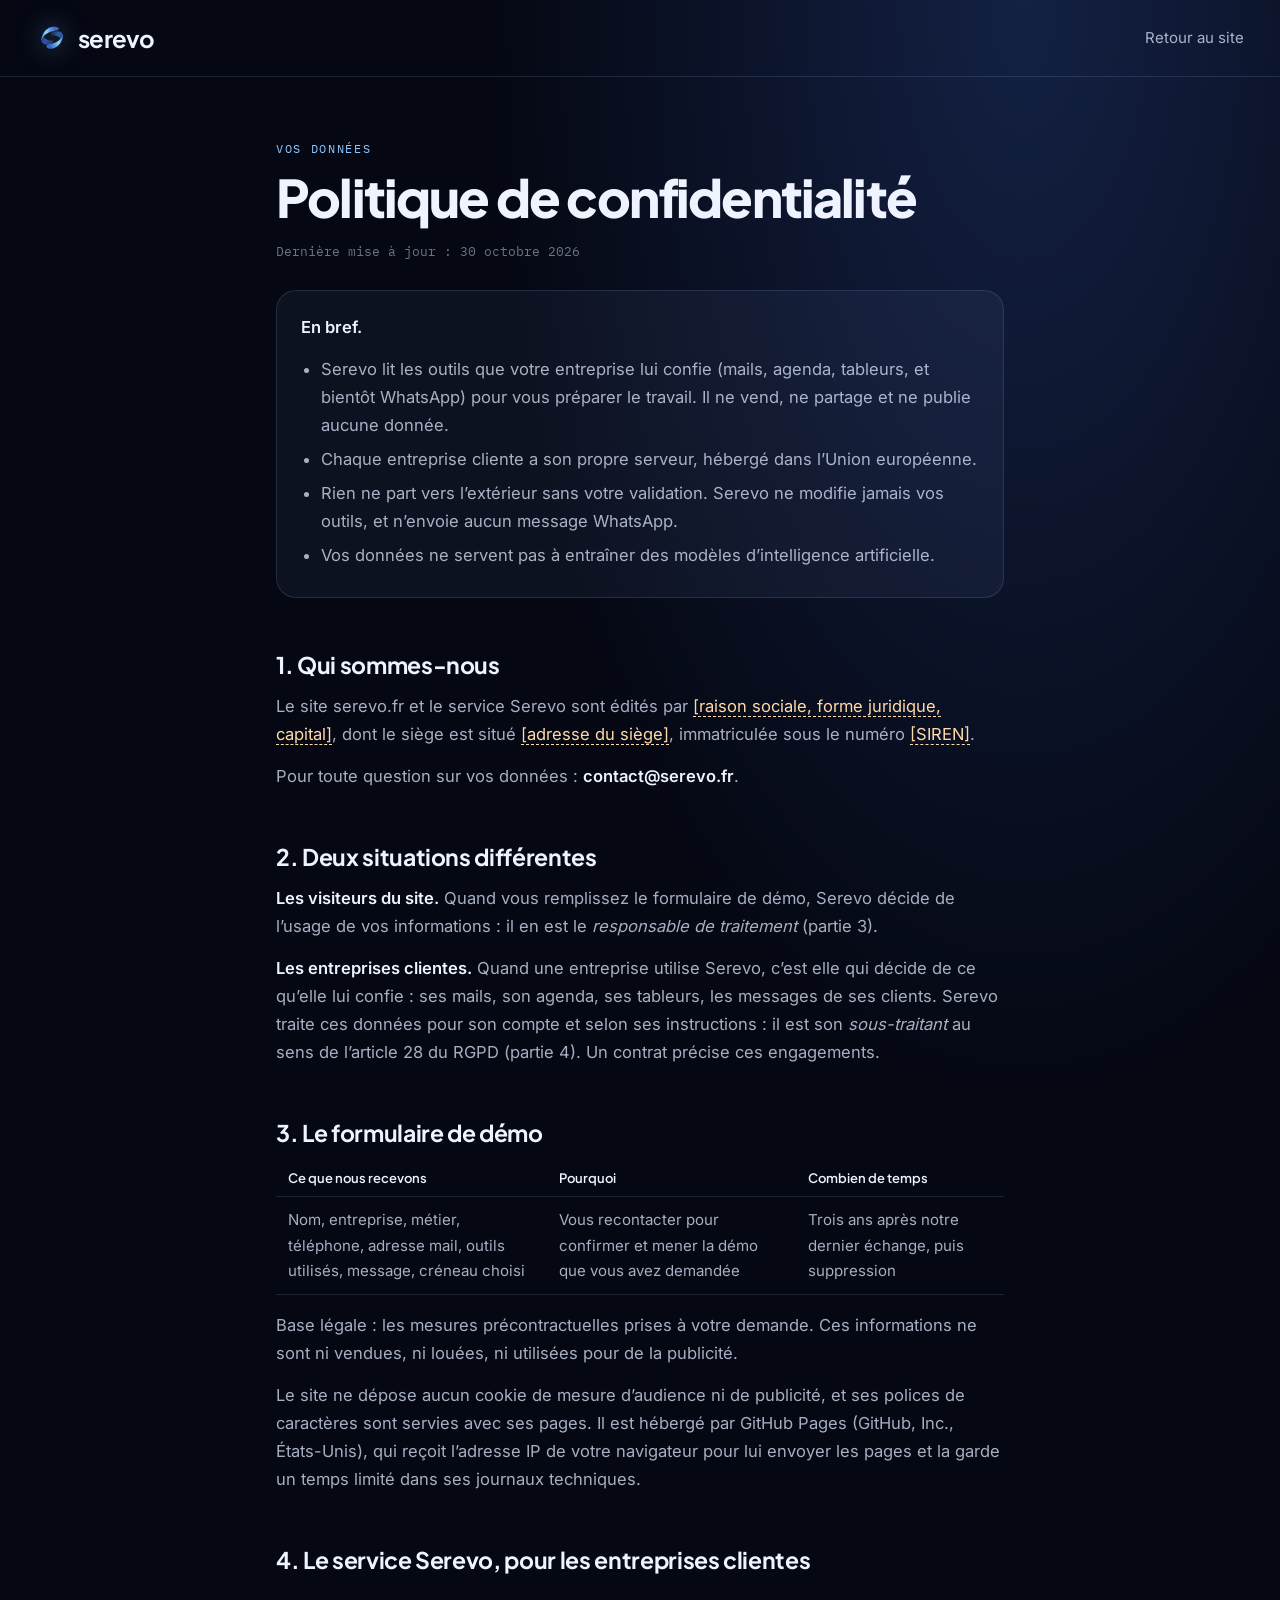
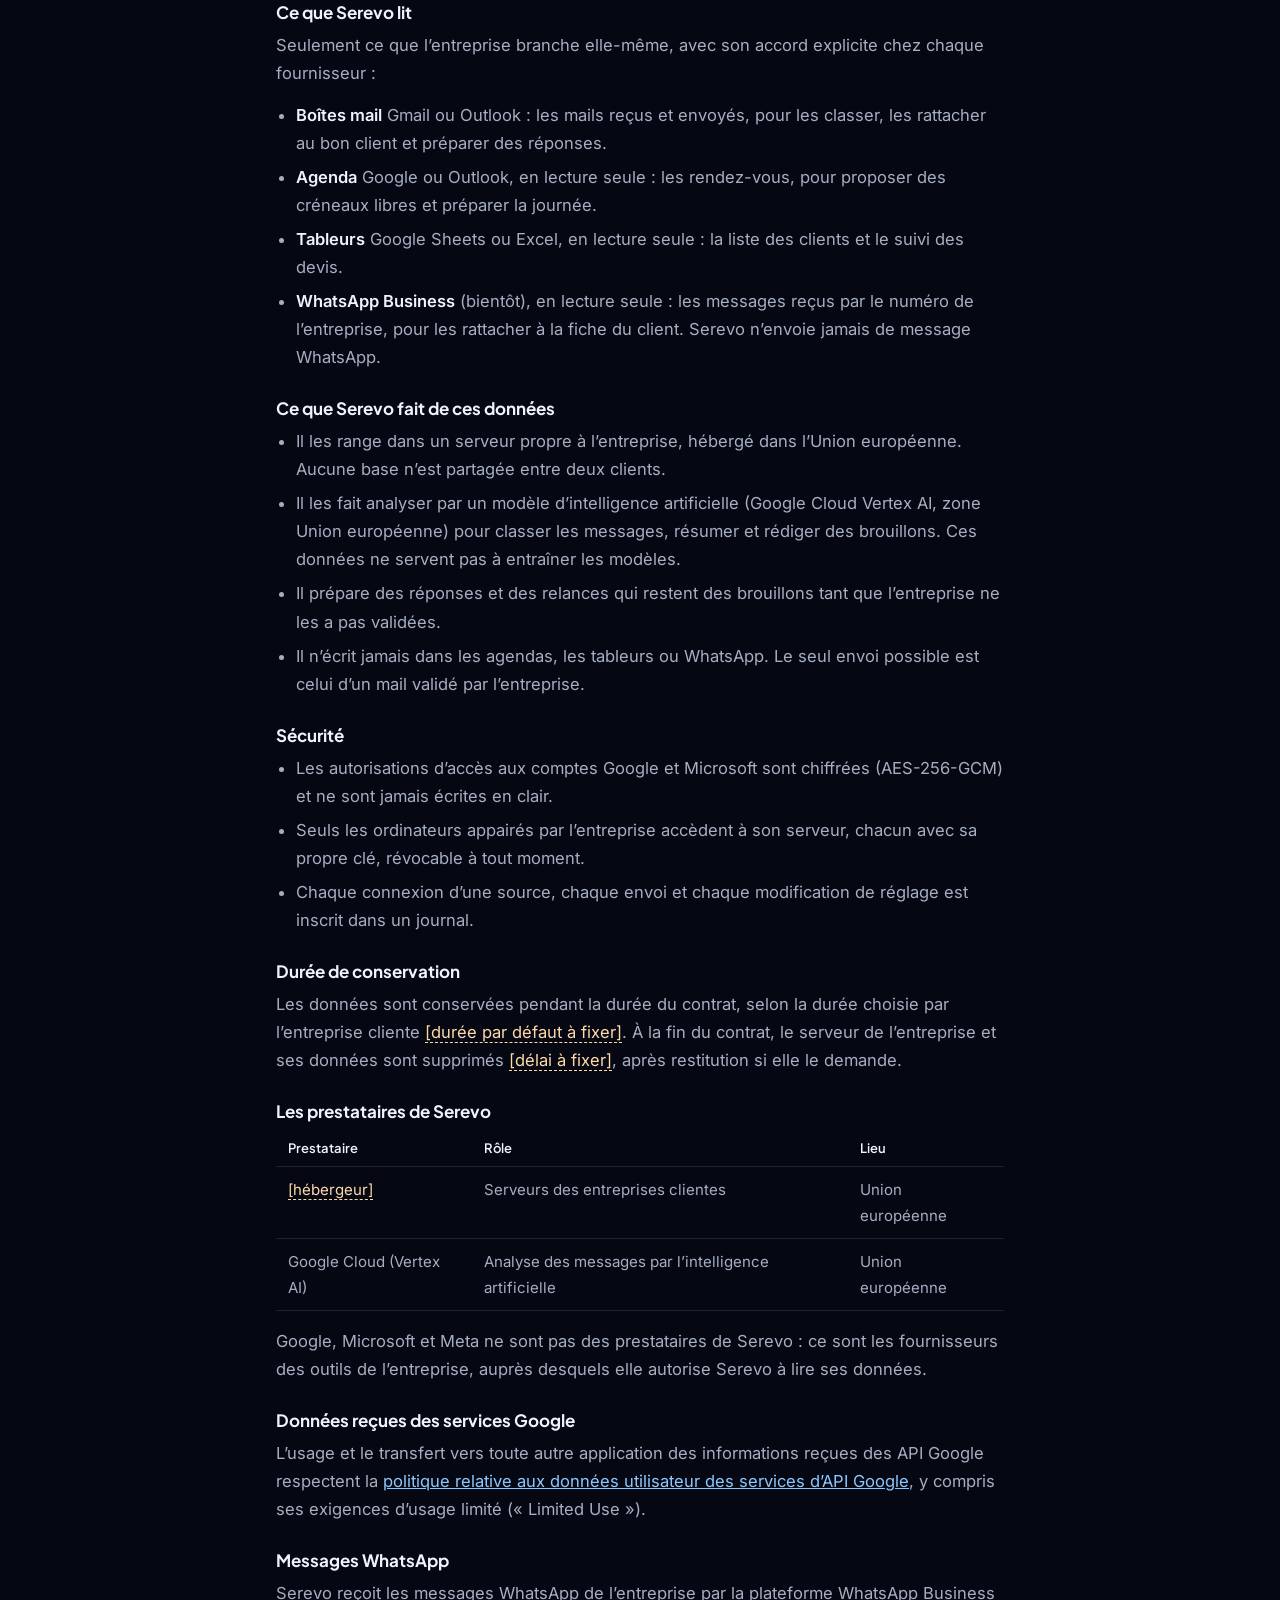
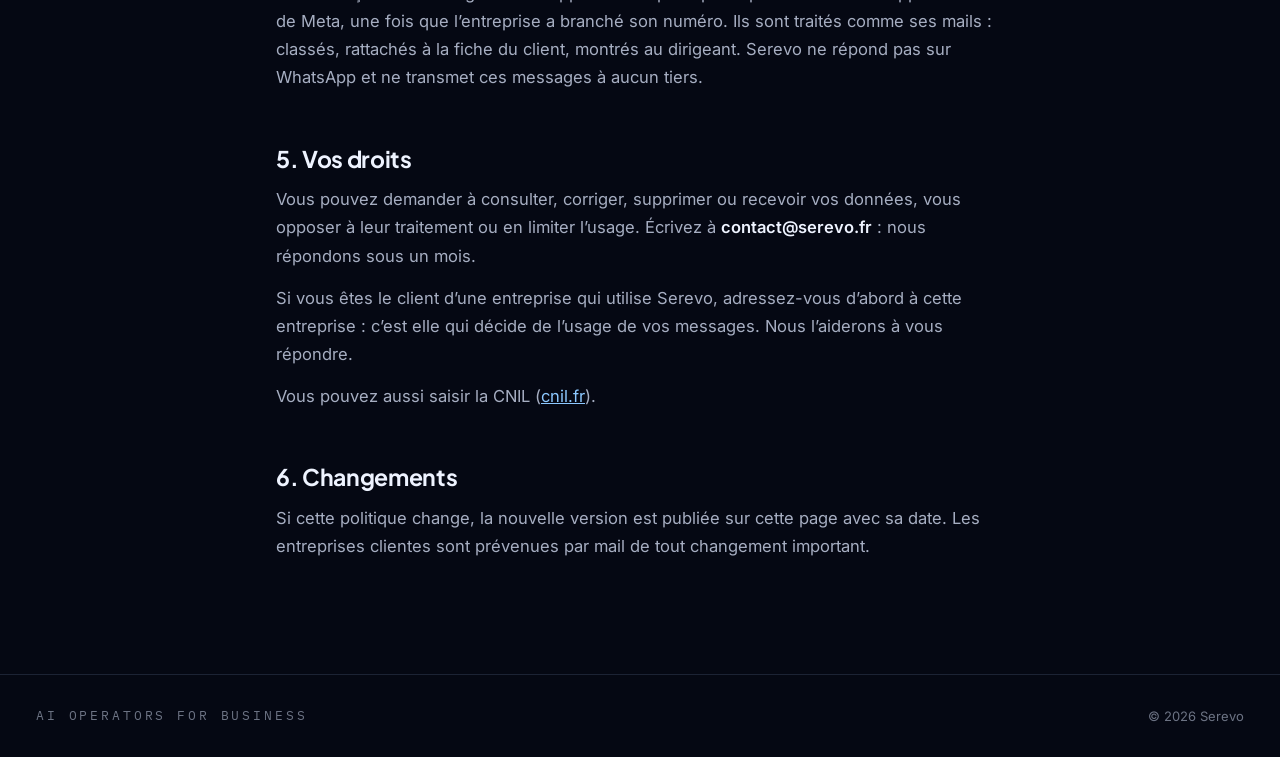
<file: confidentialite.html>
<!doctype html>
<html lang="fr">
<head>
<meta charset="utf-8">
<meta name="viewport" content="width=device-width, initial-scale=1, viewport-fit=cover">
<title>Confidentialité Serevo</title>
<meta name="claude:viewport-fit-sides" content="cover">
<meta name="description" content="Comment Serevo traite les données de ses clients et des visiteurs de son site.">
<link rel="icon" type="image/png" href="images/symbole-96.png">
<link rel="stylesheet" href="polices/polices.css">
<style>
/* Disposition : un document à lire, une colonne de texte, la nuit de Serevo en fond. */
:root {
  --nuit: #050813;
  --verre: rgba(150, 190, 255, 0.06);
  --trait: rgba(170, 200, 255, 0.14);
  --texte: #eef3ff;
  --texte-2: rgba(222, 232, 255, 0.74);
  --texte-3: rgba(222, 232, 255, 0.48);
  --ciel: #8cc8ff;
  --a-completer: #ffd9a8;
  --titre: 'Plus Jakarta Sans', 'Segoe UI', system-ui, sans-serif;
  --corps: Inter, 'Segoe UI', system-ui, sans-serif;
  --chiffres: 'IBM Plex Mono', ui-monospace, Consolas, monospace;
  color-scheme: dark;
}
* { box-sizing: border-box; }
body {
  margin: 0;
  background: radial-gradient(60% 40% at 80% 0%, rgba(72, 120, 240, 0.22), transparent 70%), var(--nuit);
  color: var(--texte);
  font: 16.5px/1.7 var(--corps);
  -webkit-font-smoothing: antialiased;
}
body::before {
  content: "";
  position: fixed;
  inset: 0 0 auto;
  height: env(safe-area-inset-top, 0px);
  z-index: 10;
  background: var(--nuit);
}
.cadre {
  max-width: 760px;
  margin-inline: auto;
  padding-left: max(16px, env(safe-area-inset-left, 0px));
  padding-right: max(16px, env(safe-area-inset-right, 0px));
}
.barre { border-bottom: 1px solid var(--trait); }
.barre .cadre { max-width: 1240px; display: flex; align-items: center; justify-content: space-between; height: 76px; }
.marque { display: inline-flex; align-items: center; gap: 10px; text-decoration: none; color: inherit; }
.marque img { width: 32px; height: 32px; filter: drop-shadow(0 0 12px rgba(140, 200, 255, 0.55)); }
.marque span { font: 700 24px var(--titre); letter-spacing: -0.03em; }
.retour { color: var(--texte-2); text-decoration: none; font-size: 15px; }
.retour:hover { color: var(--texte); }
main { padding-block: 64px 100px; }
.surtitre { font: 12px var(--chiffres); letter-spacing: 0.14em; text-transform: uppercase; color: var(--ciel); margin: 0; }
h1 { font: 800 clamp(34px, 5vw, 52px)/1.05 var(--titre); letter-spacing: -0.035em; margin: 14px 0 18px; text-wrap: balance; }
h2 { font: 700 23px/1.3 var(--titre); letter-spacing: -0.015em; margin: 52px 0 12px; text-wrap: balance; }
h3 { font: 700 17px var(--titre); margin: 26px 0 8px; }
p, li { color: var(--texte-2); }
p { margin: 0 0 14px; }
ul { margin: 0 0 14px; padding-left: 20px; }
li { margin-bottom: 6px; }
strong { color: var(--texte); font-weight: 600; }
a { color: var(--ciel); }
.mise-a-jour { font: 13px var(--chiffres); color: var(--texte-3); }
.resume {
  margin-top: 30px;
  padding: 22px 24px;
  border-radius: 20px;
  background: var(--verre);
  border: 1px solid var(--trait);
}
.resume p:last-child, .resume ul:last-child { margin-bottom: 0; }
.a-completer {
  color: var(--a-completer);
  border-bottom: 1px dashed var(--a-completer);
}
table { width: 100%; border-collapse: collapse; font-size: 15px; }
.tableau { overflow-x: auto; margin: 6px 0 16px; }
th, td { text-align: left; padding: 10px 12px; border-bottom: 1px solid var(--trait); vertical-align: top; color: var(--texte-2); }
th { font: 600 13px var(--titre); color: var(--texte); }
footer { border-top: 1px solid var(--trait); padding-block: 30px; color: var(--texte-3); font-size: 13px; }
footer .cadre { max-width: 1240px; display: flex; justify-content: space-between; gap: 16px; flex-wrap: wrap; }
.signature { font-family: var(--chiffres); letter-spacing: 0.22em; }
:focus-visible { outline: 2px solid var(--ciel); outline-offset: 3px; border-radius: 6px; }
</style>
</head>
<body>

<header class="barre">
  <div class="cadre">
    <a class="marque" href="index.html"><img src="images/symbole-96.png" alt="" width="32" height="32"><span>serevo</span></a>
    <a class="retour" href="index.html">Retour au site</a>
  </div>
</header>

<main>
  <div class="cadre">
    <p class="surtitre">Vos données</p>
    <h1>Politique de confidentialité</h1>
    <p class="mise-a-jour">Dernière mise à jour : 30 octobre 2026</p>

    <div class="resume">
      <p><strong>En bref.</strong></p>
      <ul>
        <li>Serevo lit les outils que votre entreprise lui confie (mails, agenda, tableurs, et bientôt WhatsApp) pour vous préparer le travail. Il ne vend, ne partage et ne publie aucune donnée.</li>
        <li>Chaque entreprise cliente a son propre serveur, hébergé dans l’Union européenne.</li>
        <li>Rien ne part vers l’extérieur sans votre validation. Serevo ne modifie jamais vos outils, et n’envoie aucun message WhatsApp.</li>
        <li>Vos données ne servent pas à entraîner des modèles d’intelligence artificielle.</li>
      </ul>
    </div>

    <h2>1. Qui sommes-nous</h2>
    <p>
      Le site serevo.fr et le service Serevo sont édités par
      <span class="a-completer">[raison sociale, forme juridique, capital]</span>, dont le siège est situé
      <span class="a-completer">[adresse du siège]</span>, immatriculée sous le numéro
      <span class="a-completer">[SIREN]</span>.
    </p>
    <p>Pour toute question sur vos données : <strong>contact@serevo.fr</strong>.</p>

    <h2>2. Deux situations différentes</h2>
    <p>
      <strong>Les visiteurs du site.</strong> Quand vous remplissez le formulaire de démo, Serevo décide
      de l’usage de vos informations : il en est le <em>responsable de traitement</em> (partie 3).
    </p>
    <p>
      <strong>Les entreprises clientes.</strong> Quand une entreprise utilise Serevo, c’est elle qui
      décide de ce qu’elle lui confie : ses mails, son agenda, ses tableurs, les messages de ses clients.
      Serevo traite ces données pour son compte et selon ses instructions : il est son
      <em>sous-traitant</em> au sens de l’article 28 du RGPD (partie 4). Un contrat précise ces engagements.
    </p>

    <h2>3. Le formulaire de démo</h2>
    <div class="tableau">
      <table>
        <thead><tr><th scope="col">Ce que nous recevons</th><th scope="col">Pourquoi</th><th scope="col">Combien de temps</th></tr></thead>
        <tbody>
          <tr>
            <td>Nom, entreprise, métier, téléphone, adresse mail, outils utilisés, message, créneau choisi</td>
            <td>Vous recontacter pour confirmer et mener la démo que vous avez demandée</td>
            <td>Trois ans après notre dernier échange, puis suppression</td>
          </tr>
        </tbody>
      </table>
    </div>
    <p>
      Base légale : les mesures précontractuelles prises à votre demande. Ces informations ne sont
      ni vendues, ni louées, ni utilisées pour de la publicité.
    </p>
    <p>
      Le site ne dépose aucun cookie de mesure d’audience ni de publicité, et ses polices de caractères
      sont servies avec ses pages. Il est hébergé par GitHub Pages (GitHub, Inc., États-Unis), qui reçoit
      l’adresse IP de votre navigateur pour lui envoyer les pages et la garde un temps limité dans ses
      journaux techniques.
    </p>

    <h2>4. Le service Serevo, pour les entreprises clientes</h2>

    <h3>Ce que Serevo lit</h3>
    <p>Seulement ce que l’entreprise branche elle-même, avec son accord explicite chez chaque fournisseur :</p>
    <ul>
      <li><strong>Boîtes mail</strong> Gmail ou Outlook : les mails reçus et envoyés, pour les classer, les rattacher au bon client et préparer des réponses.</li>
      <li><strong>Agenda</strong> Google ou Outlook, en lecture seule : les rendez-vous, pour proposer des créneaux libres et préparer la journée.</li>
      <li><strong>Tableurs</strong> Google Sheets ou Excel, en lecture seule : la liste des clients et le suivi des devis.</li>
      <li><strong>WhatsApp Business</strong> (bientôt), en lecture seule : les messages reçus par le numéro de l’entreprise, pour les rattacher à la fiche du client. Serevo n’envoie jamais de message WhatsApp.</li>
    </ul>

    <h3>Ce que Serevo fait de ces données</h3>
    <ul>
      <li>Il les range dans un serveur propre à l’entreprise, hébergé dans l’Union européenne. Aucune base n’est partagée entre deux clients.</li>
      <li>Il les fait analyser par un modèle d’intelligence artificielle (Google Cloud Vertex AI, zone Union européenne) pour classer les messages, résumer et rédiger des brouillons. Ces données ne servent pas à entraîner les modèles.</li>
      <li>Il prépare des réponses et des relances qui restent des brouillons tant que l’entreprise ne les a pas validées.</li>
      <li>Il n’écrit jamais dans les agendas, les tableurs ou WhatsApp. Le seul envoi possible est celui d’un mail validé par l’entreprise.</li>
    </ul>

    <h3>Sécurité</h3>
    <ul>
      <li>Les autorisations d’accès aux comptes Google et Microsoft sont chiffrées (AES-256-GCM) et ne sont jamais écrites en clair.</li>
      <li>Seuls les ordinateurs appairés par l’entreprise accèdent à son serveur, chacun avec sa propre clé, révocable à tout moment.</li>
      <li>Chaque connexion d’une source, chaque envoi et chaque modification de réglage est inscrit dans un journal.</li>
    </ul>

    <h3>Durée de conservation</h3>
    <p>
      Les données sont conservées pendant la durée du contrat, selon la durée choisie par l’entreprise
      cliente <span class="a-completer">[durée par défaut à fixer]</span>. À la fin du contrat, le serveur de
      l’entreprise et ses données sont supprimés <span class="a-completer">[délai à fixer]</span>, après restitution
      si elle le demande.
    </p>

    <h3>Les prestataires de Serevo</h3>
    <div class="tableau">
      <table>
        <thead><tr><th scope="col">Prestataire</th><th scope="col">Rôle</th><th scope="col">Lieu</th></tr></thead>
        <tbody>
          <tr><td><span class="a-completer">[hébergeur]</span></td><td>Serveurs des entreprises clientes</td><td>Union européenne</td></tr>
          <tr><td>Google Cloud (Vertex AI)</td><td>Analyse des messages par l’intelligence artificielle</td><td>Union européenne</td></tr>
        </tbody>
      </table>
    </div>
    <p>
      Google, Microsoft et Meta ne sont pas des prestataires de Serevo : ce sont les fournisseurs des
      outils de l’entreprise, auprès desquels elle autorise Serevo à lire ses données.
    </p>

    <h3>Données reçues des services Google</h3>
    <p>
      L’usage et le transfert vers toute autre application des informations reçues des API Google
      respectent la <a href="https://developers.google.com/terms/api-services-user-data-policy" rel="noopener">politique
      relative aux données utilisateur des services d’API Google</a>, y compris ses exigences d’usage
      limité (« Limited Use »).
    </p>

    <h3>Messages WhatsApp</h3>
    <p>
      Serevo reçoit les messages WhatsApp de l’entreprise par la plateforme WhatsApp Business de Meta,
      une fois que l’entreprise a branché son numéro. Ils sont traités comme ses mails : classés,
      rattachés à la fiche du client, montrés au dirigeant. Serevo ne répond pas sur WhatsApp et ne
      transmet ces messages à aucun tiers.
    </p>

    <h2>5. Vos droits</h2>
    <p>
      Vous pouvez demander à consulter, corriger, supprimer ou recevoir vos données, vous opposer à leur
      traitement ou en limiter l’usage. Écrivez à <strong>contact@serevo.fr</strong> : nous répondons sous un mois.
    </p>
    <p>
      Si vous êtes le client d’une entreprise qui utilise Serevo, adressez-vous d’abord à cette entreprise :
      c’est elle qui décide de l’usage de vos messages. Nous l’aiderons à vous répondre.
    </p>
    <p>
      Vous pouvez aussi saisir la CNIL (<a href="https://www.cnil.fr" rel="noopener">cnil.fr</a>).
    </p>

    <h2>6. Changements</h2>
    <p>
      Si cette politique change, la nouvelle version est publiée sur cette page avec sa date. Les
      entreprises clientes sont prévenues par mail de tout changement important.
    </p>
  </div>
</main>

<footer>
  <div class="cadre">
    <span class="signature">AI OPERATORS FOR BUSINESS</span>
    <span>© 2026 Serevo</span>
  </div>
</footer>

</body>
</html>
</file>
<file: polices/polices.css>
/* Polices du site, copiées depuis Google Fonts (licence SIL Open Font License). */
/* latin-ext */
@font-face {
  font-family: 'IBM Plex Mono';
  font-style: normal;
  font-weight: 400;
  font-display: swap;
  src: url(ibm-plex-mono-latin-ext-0.woff2) format('woff2');
  unicode-range: U+0100-02BA, U+02BD-02C5, U+02C7-02CC, U+02CE-02D7, U+02DD-02FF, U+0304, U+0308, U+0329, U+1D00-1DBF, U+1E00-1E9F, U+1EF2-1EFF, U+2020, U+20A0-20AB, U+20AD-20C4, U+2113, U+2C60-2C7F, U+A720-A7FF;
}
/* latin */
@font-face {
  font-family: 'IBM Plex Mono';
  font-style: normal;
  font-weight: 400;
  font-display: swap;
  src: url(ibm-plex-mono-latin-1.woff2) format('woff2');
  unicode-range: U+0000-00FF, U+0131, U+0152-0153, U+02BB-02BC, U+02C6, U+02DA, U+02DC, U+0304, U+0308, U+0329, U+2000-206F, U+20AC, U+2122, U+2191, U+2193, U+2212, U+2215, U+FEFF, U+FFFD;
}
/* latin-ext */
@font-face {
  font-family: 'IBM Plex Mono';
  font-style: normal;
  font-weight: 500;
  font-display: swap;
  src: url(ibm-plex-mono-latin-ext-2.woff2) format('woff2');
  unicode-range: U+0100-02BA, U+02BD-02C5, U+02C7-02CC, U+02CE-02D7, U+02DD-02FF, U+0304, U+0308, U+0329, U+1D00-1DBF, U+1E00-1E9F, U+1EF2-1EFF, U+2020, U+20A0-20AB, U+20AD-20C4, U+2113, U+2C60-2C7F, U+A720-A7FF;
}
/* latin */
@font-face {
  font-family: 'IBM Plex Mono';
  font-style: normal;
  font-weight: 500;
  font-display: swap;
  src: url(ibm-plex-mono-latin-3.woff2) format('woff2');
  unicode-range: U+0000-00FF, U+0131, U+0152-0153, U+02BB-02BC, U+02C6, U+02DA, U+02DC, U+0304, U+0308, U+0329, U+2000-206F, U+20AC, U+2122, U+2191, U+2193, U+2212, U+2215, U+FEFF, U+FFFD;
}
/* latin-ext */
@font-face {
  font-family: 'Inter';
  font-style: normal;
  font-weight: 400;
  font-display: swap;
  src: url(inter-latin-ext-4.woff2) format('woff2');
  unicode-range: U+0100-02BA, U+02BD-02C5, U+02C7-02CC, U+02CE-02D7, U+02DD-02FF, U+0304, U+0308, U+0329, U+1D00-1DBF, U+1E00-1E9F, U+1EF2-1EFF, U+2020, U+20A0-20AB, U+20AD-20C4, U+2113, U+2C60-2C7F, U+A720-A7FF;
}
/* latin */
@font-face {
  font-family: 'Inter';
  font-style: normal;
  font-weight: 400;
  font-display: swap;
  src: url(inter-latin-5.woff2) format('woff2');
  unicode-range: U+0000-00FF, U+0131, U+0152-0153, U+02BB-02BC, U+02C6, U+02DA, U+02DC, U+0304, U+0308, U+0329, U+2000-206F, U+20AC, U+2122, U+2191, U+2193, U+2212, U+2215, U+FEFF, U+FFFD;
}
/* latin-ext */
@font-face {
  font-family: 'Inter';
  font-style: normal;
  font-weight: 500;
  font-display: swap;
  src: url(inter-latin-ext-4.woff2) format('woff2');
  unicode-range: U+0100-02BA, U+02BD-02C5, U+02C7-02CC, U+02CE-02D7, U+02DD-02FF, U+0304, U+0308, U+0329, U+1D00-1DBF, U+1E00-1E9F, U+1EF2-1EFF, U+2020, U+20A0-20AB, U+20AD-20C4, U+2113, U+2C60-2C7F, U+A720-A7FF;
}
/* latin */
@font-face {
  font-family: 'Inter';
  font-style: normal;
  font-weight: 500;
  font-display: swap;
  src: url(inter-latin-5.woff2) format('woff2');
  unicode-range: U+0000-00FF, U+0131, U+0152-0153, U+02BB-02BC, U+02C6, U+02DA, U+02DC, U+0304, U+0308, U+0329, U+2000-206F, U+20AC, U+2122, U+2191, U+2193, U+2212, U+2215, U+FEFF, U+FFFD;
}
/* latin-ext */
@font-face {
  font-family: 'Inter';
  font-style: normal;
  font-weight: 600;
  font-display: swap;
  src: url(inter-latin-ext-4.woff2) format('woff2');
  unicode-range: U+0100-02BA, U+02BD-02C5, U+02C7-02CC, U+02CE-02D7, U+02DD-02FF, U+0304, U+0308, U+0329, U+1D00-1DBF, U+1E00-1E9F, U+1EF2-1EFF, U+2020, U+20A0-20AB, U+20AD-20C4, U+2113, U+2C60-2C7F, U+A720-A7FF;
}
/* latin */
@font-face {
  font-family: 'Inter';
  font-style: normal;
  font-weight: 600;
  font-display: swap;
  src: url(inter-latin-5.woff2) format('woff2');
  unicode-range: U+0000-00FF, U+0131, U+0152-0153, U+02BB-02BC, U+02C6, U+02DA, U+02DC, U+0304, U+0308, U+0329, U+2000-206F, U+20AC, U+2122, U+2191, U+2193, U+2212, U+2215, U+FEFF, U+FFFD;
}
/* latin-ext */
@font-face {
  font-family: 'Plus Jakarta Sans';
  font-style: normal;
  font-weight: 500;
  font-display: swap;
  src: url(plus-jakarta-sans-latin-ext-6.woff2) format('woff2');
  unicode-range: U+0100-02BA, U+02BD-02C5, U+02C7-02CC, U+02CE-02D7, U+02DD-02FF, U+0304, U+0308, U+0329, U+1D00-1DBF, U+1E00-1E9F, U+1EF2-1EFF, U+2020, U+20A0-20AB, U+20AD-20C4, U+2113, U+2C60-2C7F, U+A720-A7FF;
}
/* latin */
@font-face {
  font-family: 'Plus Jakarta Sans';
  font-style: normal;
  font-weight: 500;
  font-display: swap;
  src: url(plus-jakarta-sans-latin-7.woff2) format('woff2');
  unicode-range: U+0000-00FF, U+0131, U+0152-0153, U+02BB-02BC, U+02C6, U+02DA, U+02DC, U+0304, U+0308, U+0329, U+2000-206F, U+20AC, U+2122, U+2191, U+2193, U+2212, U+2215, U+FEFF, U+FFFD;
}
/* latin-ext */
@font-face {
  font-family: 'Plus Jakarta Sans';
  font-style: normal;
  font-weight: 600;
  font-display: swap;
  src: url(plus-jakarta-sans-latin-ext-6.woff2) format('woff2');
  unicode-range: U+0100-02BA, U+02BD-02C5, U+02C7-02CC, U+02CE-02D7, U+02DD-02FF, U+0304, U+0308, U+0329, U+1D00-1DBF, U+1E00-1E9F, U+1EF2-1EFF, U+2020, U+20A0-20AB, U+20AD-20C4, U+2113, U+2C60-2C7F, U+A720-A7FF;
}
/* latin */
@font-face {
  font-family: 'Plus Jakarta Sans';
  font-style: normal;
  font-weight: 600;
  font-display: swap;
  src: url(plus-jakarta-sans-latin-7.woff2) format('woff2');
  unicode-range: U+0000-00FF, U+0131, U+0152-0153, U+02BB-02BC, U+02C6, U+02DA, U+02DC, U+0304, U+0308, U+0329, U+2000-206F, U+20AC, U+2122, U+2191, U+2193, U+2212, U+2215, U+FEFF, U+FFFD;
}
/* latin-ext */
@font-face {
  font-family: 'Plus Jakarta Sans';
  font-style: normal;
  font-weight: 700;
  font-display: swap;
  src: url(plus-jakarta-sans-latin-ext-6.woff2) format('woff2');
  unicode-range: U+0100-02BA, U+02BD-02C5, U+02C7-02CC, U+02CE-02D7, U+02DD-02FF, U+0304, U+0308, U+0329, U+1D00-1DBF, U+1E00-1E9F, U+1EF2-1EFF, U+2020, U+20A0-20AB, U+20AD-20C4, U+2113, U+2C60-2C7F, U+A720-A7FF;
}
/* latin */
@font-face {
  font-family: 'Plus Jakarta Sans';
  font-style: normal;
  font-weight: 700;
  font-display: swap;
  src: url(plus-jakarta-sans-latin-7.woff2) format('woff2');
  unicode-range: U+0000-00FF, U+0131, U+0152-0153, U+02BB-02BC, U+02C6, U+02DA, U+02DC, U+0304, U+0308, U+0329, U+2000-206F, U+20AC, U+2122, U+2191, U+2193, U+2212, U+2215, U+FEFF, U+FFFD;
}
/* latin-ext */
@font-face {
  font-family: 'Plus Jakarta Sans';
  font-style: normal;
  font-weight: 800;
  font-display: swap;
  src: url(plus-jakarta-sans-latin-ext-6.woff2) format('woff2');
  unicode-range: U+0100-02BA, U+02BD-02C5, U+02C7-02CC, U+02CE-02D7, U+02DD-02FF, U+0304, U+0308, U+0329, U+1D00-1DBF, U+1E00-1E9F, U+1EF2-1EFF, U+2020, U+20A0-20AB, U+20AD-20C4, U+2113, U+2C60-2C7F, U+A720-A7FF;
}
/* latin */
@font-face {
  font-family: 'Plus Jakarta Sans';
  font-style: normal;
  font-weight: 800;
  font-display: swap;
  src: url(plus-jakarta-sans-latin-7.woff2) format('woff2');
  unicode-range: U+0000-00FF, U+0131, U+0152-0153, U+02BB-02BC, U+02C6, U+02DA, U+02DC, U+0304, U+0308, U+0329, U+2000-206F, U+20AC, U+2122, U+2191, U+2193, U+2212, U+2215, U+FEFF, U+FFFD;
}

/* Urbanist : la police du site (titres, textes, grandes phrases). */
/* Urbanist italic latin-ext */
@font-face {
  font-family: 'Urbanist';
  font-style: italic;
  font-weight: 300 800;
  font-display: swap;
  src: url(urbanist-italic-latin-ext.woff2) format('woff2');
  unicode-range: U+0100-02BA, U+02BD-02C5, U+02C7-02CC, U+02CE-02D7, U+02DD-02FF, U+0304, U+0308, U+0329, U+1D00-1DBF, U+1E00-1E9F, U+1EF2-1EFF, U+2020, U+20A0-20AB, U+20AD-20C4, U+2113, U+2C60-2C7F, U+A720-A7FF;
}
/* Urbanist italic latin */
@font-face {
  font-family: 'Urbanist';
  font-style: italic;
  font-weight: 300 800;
  font-display: swap;
  src: url(urbanist-italic-latin.woff2) format('woff2');
  unicode-range: U+0000-00FF, U+0131, U+0152-0153, U+02BB-02BC, U+02C6, U+02DA, U+02DC, U+0304, U+0308, U+0329, U+2000-206F, U+20AC, U+2122, U+2191, U+2193, U+2212, U+2215, U+FEFF, U+FFFD;
}
/* Urbanist normal latin-ext */
@font-face {
  font-family: 'Urbanist';
  font-style: normal;
  font-weight: 300 800;
  font-display: swap;
  src: url(urbanist-latin-ext.woff2) format('woff2');
  unicode-range: U+0100-02BA, U+02BD-02C5, U+02C7-02CC, U+02CE-02D7, U+02DD-02FF, U+0304, U+0308, U+0329, U+1D00-1DBF, U+1E00-1E9F, U+1EF2-1EFF, U+2020, U+20A0-20AB, U+20AD-20C4, U+2113, U+2C60-2C7F, U+A720-A7FF;
}
/* Urbanist normal latin */
@font-face {
  font-family: 'Urbanist';
  font-style: normal;
  font-weight: 300 800;
  font-display: swap;
  src: url(urbanist-latin.woff2) format('woff2');
  unicode-range: U+0000-00FF, U+0131, U+0152-0153, U+02BB-02BC, U+02C6, U+02DA, U+02DC, U+0304, U+0308, U+0329, U+2000-206F, U+20AC, U+2122, U+2191, U+2193, U+2212, U+2215, U+FEFF, U+FFFD;
}
</file>
